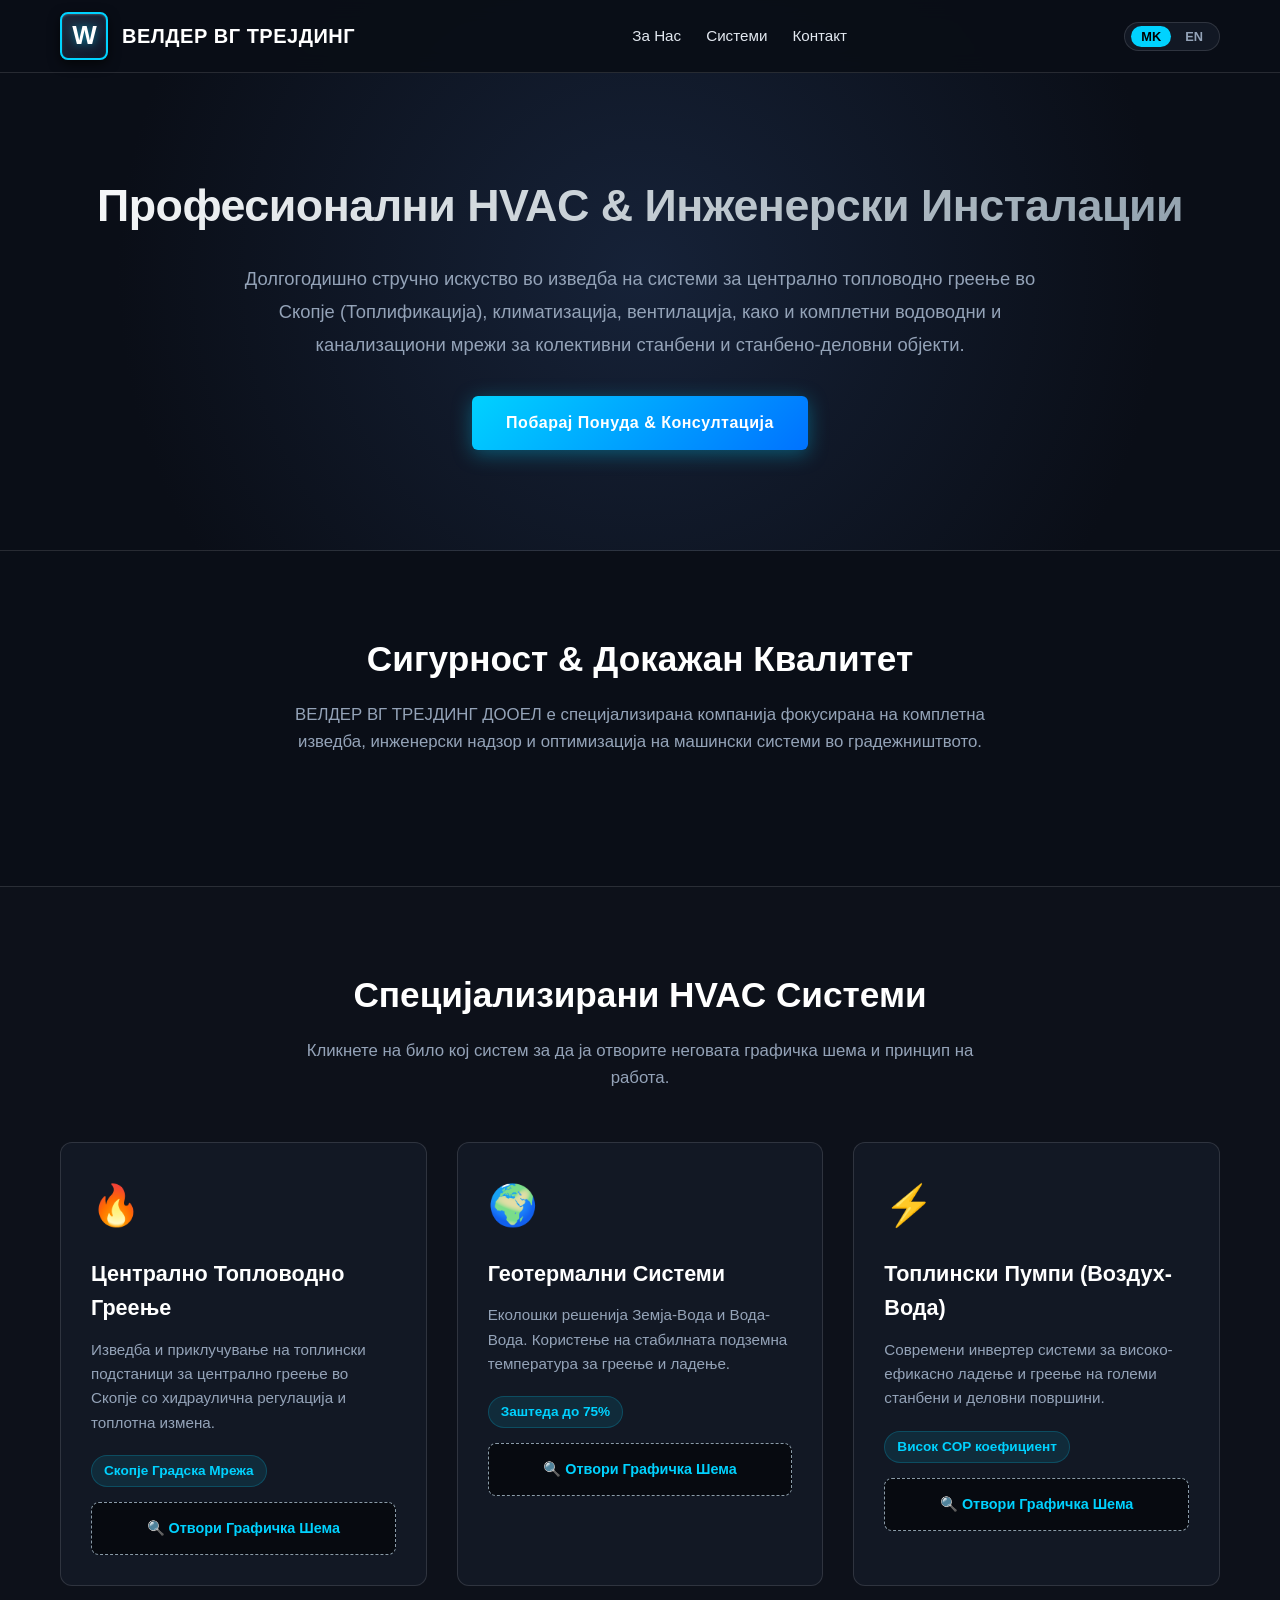
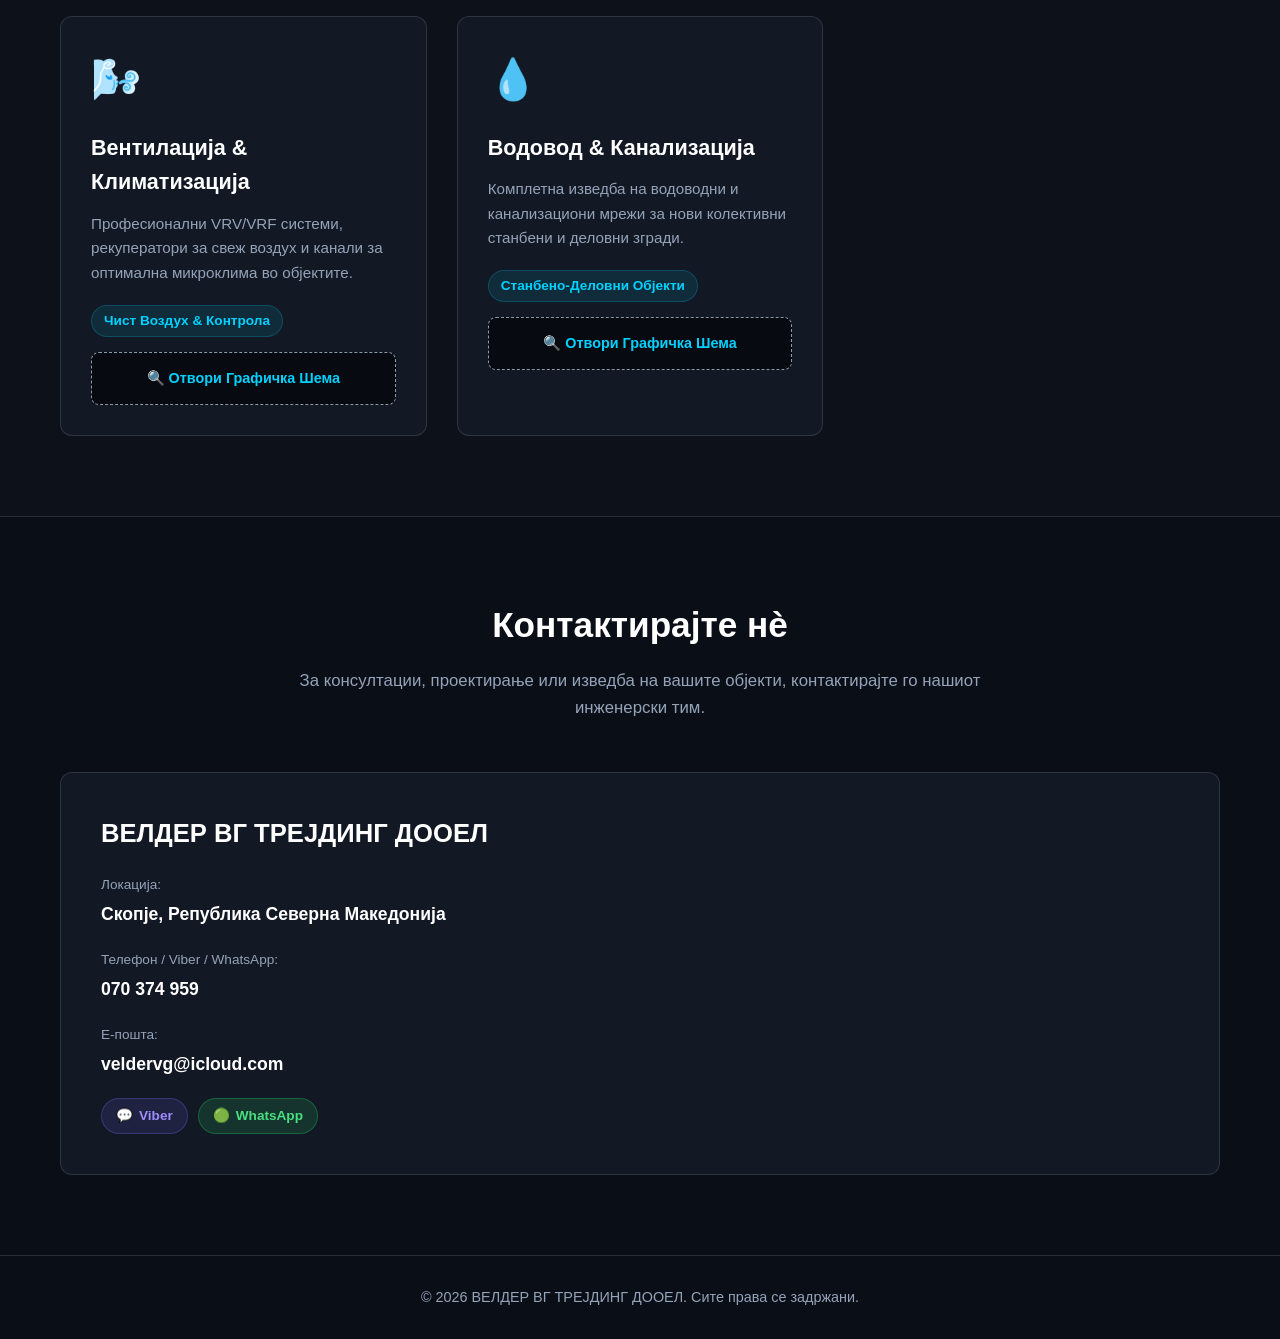
<file: Index.html>
<!DOCTYPE html>
<html lang="mk">
<head>
    <meta charset="UTF-8">
    <meta name="viewport" content="width=device-width, initial-scale=1.0">
    <title>ВЕЛДЕР ВГ ТРЕЈДИНГ | Централно Греење & Машински Инсталации</title>
    <style>
        :root {
            --bg-dark: #0a0e17;
            --bg-card: #121824;
            --accent-blue: #00d2ff;
            --accent-metal: #8a9ba8;
            --text-main: #e2e8f0;
            --text-muted: #94a3b8;
            --border-color: rgba(255, 255, 255, 0.12);
        }

        * {
            margin: 0;
            padding: 0;
            box-sizing: border-box;
            font-family: "Helvetica Neue", Helvetica, Arial, sans-serif;
        }

        html {
            scroll-behavior: smooth;
        }

        body {
            background-color: var(--bg-dark);
            color: var(--text-main);
            line-height: 1.6;
        }

        header {
            background: rgba(10, 14, 23, 0.95);
            backdrop-filter: blur(10px);
            position: fixed;
            width: 100%;
            top: 0;
            z-index: 1000;
            border-bottom: 1px solid var(--border-color);
        }

        .nav-container {
            max-width: 1200px;
            margin: 0 auto;
            display: flex;
            justify-content: space-between;
            align-items: center;
            padding: 12px 20px;
        }

        .logo-box {
            display: flex;
            align-items: center;
            gap: 14px;
            text-decoration: none;
            cursor: pointer;
        }

        .logo-icon {
            width: 48px;
            height: 48px;
            background: linear-gradient(145deg, #1e293b, #0f172a);
            border: 2px solid var(--accent-blue);
            border-radius: 8px;
            display: flex;
            align-items: center;
            justify-content: center;
            font-weight: 900;
            font-size: 26px;
            color: #ffffff;
            text-shadow: 0 0 10px rgba(0, 210, 255, 0.6);
            box-shadow: inset 0 1px 2px rgba(255, 255, 255, 0.2), 0 4px 12px rgba(0, 0, 0, 0.6);
            letter-spacing: -1px;
            flex-shrink: 0;
        }

        .logo-text {
            font-weight: 800;
            font-size: 1.25rem;
            letter-spacing: 0.5px;
            color: #fff;
            display: flex;
            align-items: center;
            margin: 0;
            line-height: 1;
            white-space: nowrap;
        }

        .nav-links {
            display: flex;
            gap: 25px;
            align-items: center;
            list-style: none;
        }

        .nav-links a {
            color: var(--text-main);
            text-decoration: none;
            font-size: 0.95rem;
            font-weight: 500;
            transition: color 0.3s;
        }

        .nav-links a:hover {
            color: var(--accent-blue);
        }

        .lang-switch {
            display: flex;
            gap: 4px;
            background: var(--bg-card);
            padding: 3px 6px;
            border-radius: 20px;
            border: 1px solid var(--border-color);
        }

        .lang-btn {
            background: none;
            border: none;
            color: var(--text-muted);
            padding: 3px 10px;
            cursor: pointer;
            font-weight: 700;
            font-size: 0.8rem;
            border-radius: 12px;
            transition: 0.3s;
        }

        .lang-btn.active {
            background: var(--accent-blue);
            color: #000;
        }

        .hero {
            padding: 170px 20px 100px;
            text-align: center;
            background: radial-gradient(circle at center, #162238 0%, var(--bg-dark) 75%);
            border-bottom: 1px solid var(--border-color);
        }

        .hero-title {
            font-size: 2.8rem;
            font-weight: 800;
            margin-bottom: 20px;
            background: linear-gradient(135deg, #ffffff 0%, var(--accent-metal) 100%);
            -webkit-background-clip: text;
            -webkit-text-fill-color: transparent;
            letter-spacing: -0.5px;
        }

        .hero-subtitle {
            font-size: 1.15rem;
            color: var(--text-muted);
            max-width: 850px;
            margin: 0 auto 35px;
            font-weight: 300;
            line-height: 1.8;
        }

        .btn-cta {
            display: inline-block;
            background: linear-gradient(135deg, #00d2ff 0%, #0072ff 100%);
            color: #fff;
            padding: 14px 34px;
            border-radius: 6px;
            text-decoration: none;
            font-weight: 700;
            letter-spacing: 0.5px;
            box-shadow: 0 4px 20px rgba(0, 210, 255, 0.35);
            transition: transform 0.2s, box-shadow 0.2s;
        }

        .btn-cta:hover {
            transform: translateY(-2px);
            box-shadow: 0 6px 25px rgba(0, 210, 255, 0.5);
        }

        .container {
            max-width: 1200px;
            margin: 0 auto;
            padding: 80px 20px;
        }

        .section-title {
            text-align: center;
            font-size: 2.2rem;
            margin-bottom: 15px;
            color: #fff;
            font-weight: 700;
        }

        .section-desc {
            text-align: center;
            color: var(--text-muted);
            margin-bottom: 50px;
            max-width: 720px;
            margin-left: auto;
            margin-right: auto;
            font-size: 1.05rem;
        }

        .cards-grid {
            display: grid;
            grid-template-columns: repeat(auto-fit, minmax(320px, 1fr));
            gap: 30px;
        }

        .card {
            background: var(--bg-card);
            border: 1px solid var(--border-color);
            border-radius: 12px;
            padding: 30px;
            transition: all 0.3s ease;
            cursor: pointer;
            position: relative;
        }

        .card:hover {
            border-color: var(--accent-blue);
            transform: translateY(-5px);
            box-shadow: 0 8px 25px rgba(0, 210, 255, 0.15);
        }

        .card-icon {
            font-size: 2.5rem;
            margin-bottom: 20px;
            display: block;
        }

        .card h3 {
            font-size: 1.35rem;
            margin-bottom: 12px;
            color: #fff;
            font-weight: 700;
        }

        .card p {
            color: var(--text-muted);
            font-size: 0.95rem;
            margin-bottom: 20px;
        }

        .badge {
            display: inline-block;
            background: rgba(0, 210, 255, 0.1);
            color: var(--accent-blue);
            padding: 4px 12px;
            border-radius: 20px;
            font-size: 0.85rem;
            font-weight: 600;
            border: 1px solid rgba(0, 210, 255, 0.2);
        }

        .schema-box {
            background: #070a10;
            border: 1px dashed var(--accent-metal);
            border-radius: 8px;
            padding: 14px;
            text-align: center;
            margin-top: 15px;
            color: var(--accent-blue);
            font-size: 0.9rem;
            font-weight: 600;
            transition: background 0.3s, border-color 0.3s;
        }

        .card:hover .schema-box {
            background: rgba(0, 210, 255, 0.08);
            border-color: var(--accent-blue);
        }

        .modal {
            display: none;
            position: fixed;
            top: 0;
            left: 0;
            width: 100%;
            height: 100%;
            background: rgba(0, 0, 0, 0.88);
            backdrop-filter: blur(8px);
            z-index: 2000;
            justify-content: center;
            align-items: center;
            padding: 20px;
        }

        .modal-content {
            background: var(--bg-card);
            border: 1px solid var(--accent-blue);
            border-radius: 12px;
            max-width: 700px;
            width: 100%;
            padding: 35px;
            position: relative;
            box-shadow: 0 10px 40px rgba(0, 210, 255, 0.25);
            max-height: 90vh;
            overflow-y: auto;
        }

        .close-modal {
            position: absolute;
            top: 15px;
            right: 20px;
            font-size: 1.8rem;
            color: var(--text-muted);
            cursor: pointer;
            transition: color 0.2s;
        }

        .close-modal:hover {
            color: #fff;
        }

        .modal-title {
            font-size: 1.7rem;
            color: #fff;
            margin-bottom: 12px;
            font-weight: 700;
        }

        .modal-body {
            color: var(--text-main);
            font-size: 0.98rem;
            margin-bottom: 20px;
            line-height: 1.6;
        }

        .svg-container {
            background: #060911;
            border: 1px solid var(--border-color);
            border-radius: 8px;
            padding: 20px;
            margin: 20px 0;
            display: flex;
            justify-content: center;
            align-items: center;
        }

        .svg-container svg {
            width: 100%;
            max-height: 220px;
        }

        .contact-box {
            background: var(--bg-card);
            border: 1px solid var(--border-color);
            border-radius: 12px;
            padding: 40px;
        }

        .contact-info h3 {
            font-size: 1.6rem;
            margin-bottom: 20px;
            color: #fff;
        }

        .contact-item {
            margin-bottom: 20px;
        }

        .contact-item label {
            display: block;
            font-size: 0.85rem;
            color: var(--text-muted);
            margin-bottom: 5px;
        }

        .contact-item a, .contact-item p {
            color: #fff;
            font-size: 1.1rem;
            text-decoration: none;
            font-weight: 600;
        }

        .social-btns {
            display: flex;
            gap: 10px;
            margin-top: 20px;
        }

        .btn-social {
            padding: 6px 14px;
            border-radius: 20px;
            text-decoration: none;
            font-weight: 600;
            font-size: 0.85rem;
            color: #fff;
            display: inline-flex;
            align-items: center;
            gap: 6px;
            transition: all 0.2s ease;
            border: 1px solid rgba(255, 255, 255, 0.1);
        }

        .viber {
            background: rgba(115, 96, 242, 0.15);
            color: #9d8dfd;
            border-color: rgba(115, 96, 242, 0.3);
        }

        .viber:hover {
            background: #7360f2;
            color: #fff;
            box-shadow: 0 0 12px rgba(115, 96, 242, 0.4);
        }

        .whatsapp {
            background: rgba(37, 211, 102, 0.15);
            color: #4ade80;
            border-color: rgba(37, 211, 102, 0.3);
        }

        .whatsapp:hover {
            background: #25d366;
            color: #fff;
            box-shadow: 0 0 12px rgba(37, 211, 102, 0.4);
        }

        footer {
            text-align: center;
            padding: 30px;
            border-top: 1px solid var(--border-color);
            color: var(--text-muted);
            font-size: 0.9rem;
        }

        @media (max-width: 768px) {
            .hero-title { font-size: 2.1rem; }
            .nav-links { display: none; }
        }
    </style>
</head>
<body id="top">

    <header>
        <div class="nav-container">
            <a href="#top" class="logo-box">
                <div class="logo-icon">W</div>
                <span class="logo-text">ВЕЛДЕР ВГ ТРЕЈДИНГ</span>
            </a>
            <ul class="nav-links">
                <li><a href="#about" data-i18n="nav-about">За Нас</a></li>
                <li><a href="#systems" data-i18n="nav-systems">Системи</a></li>
                <li><a href="#contact" data-i18n="nav-contact">Контакт</a></li>
            </ul>
            <div class="lang-switch">
                <button class="lang-btn active" id="btn-mk">MK</button>
                <button class="lang-btn" id="btn-en">EN</button>
            </div>
        </div>
    </header>

    <section class="hero">
        <h1 class="hero-title" data-i18n="hero-title">Професионални HVAC & Инженерски Инсталации</h1>
        <p class="hero-subtitle" data-i18n="hero-subtitle">
            Долгогодишно стручно искуство во изведба на системи за централно топловодно греење во Скопје (Топлификација), климатизација, вентилација, како и комплетни водоводни и канализациони мрежи за колективни станбени и станбено-деловни објекти.
        </p>
        <a href="#contact" class="btn-cta" data-i18n="btn-cta">Побарај Понуда & Консултација</a>
    </section>

    <section id="about" class="container">
        <h2 class="section-title" data-i18n="about-title">Сигурност & Докажан Квалитет</h2>
        <p class="section-desc" data-i18n="about-desc">ВЕЛДЕР ВГ ТРЕЈДИНГ ДООЕЛ е специјализирана компанија фокусирана на комплетна изведба, инженерски надзор и оптимизација на машински системи во градежништвото.</p>
    </section>

    <section id="systems" style="background: rgba(255,255,255,0.01); border-top: 1px solid var(--border-color); border-bottom: 1px solid var(--border-color);">
        <div class="container">
            <h2 class="section-title" data-i18n="systems-title">Специјализирани HVAC Системи</h2>
            <p class="section-desc" data-i18n="systems-desc">Кликнете на било кој систем за да ја отворите неговата графичка шема и принцип на работа.</p>

            <div class="cards-grid">
                <div class="card" onclick="openSchema('toplifikacija')">
                    <span class="card-icon">🔥</span>
                    <h3 data-i18n="sys1-title">Централно Топловодно Греење</h3>
                    <p data-i18n="sys1-desc">Изведба и приклучување на топлински подстаници за централно греење во Скопје со хидраулична регулација и топлотна измена.</p>
                    <span class="badge" data-i18n="sys1-badge">Скопје Градска Мрежа</span>
                    <div class="schema-box" data-i18n="schema-btn">🔍 Отвори Графичка Шема</div>
                </div>

                <div class="card" onclick="openSchema('geothermal')">
                    <span class="card-icon">🌍</span>
                    <h3 data-i18n="sys2-title">Геотермални Системи</h3>
                    <p data-i18n="sys2-desc">Еколошки решенија Земја-Вода и Вода-Вода. Користење на стабилната подземна температура за греење и ладење.</p>
                    <span class="badge" data-i18n="sys2-badge">Заштеда до 75%</span>
                    <div class="schema-box" data-i18n="schema-btn">🔍 Отвори Графичка Шема</div>
                </div>

                <div class="card" onclick="openSchema('heatpumps')">
                    <span class="card-icon">⚡</span>
                    <h3 data-i18n="sys3-title">Топлински Пумпи (Воздух-Вода)</h3>
                    <p data-i18n="sys3-desc">Современи инвертер системи за високо-ефикасно ладење и греење на големи станбени и деловни површини.</p>
                    <span class="badge" data-i18n="sys3-badge">Висок COP коефициент</span>
                    <div class="schema-box" data-i18n="schema-btn">🔍 Отвори Графичка Шема</div>
                </div>

                <div class="card" onclick="openSchema('ventilation')">
                    <span class="card-icon">🌬️</span>
                    <h3 data-i18n="sys4-title">Вентилација & Климатизација</h3>
                    <p data-i18n="sys4-desc">Професионални VRV/VRF системи, рекуператори за свеж воздух и канали за оптимална микроклима во објектите.</p>
                    <span class="badge" data-i18n="sys4-badge">Чист Воздух & Контрола</span>
                    <div class="schema-box" data-i18n="schema-btn">🔍 Отвори Графичка Шема</div>
                </div>

                <div class="card" onclick="openSchema('plumbing')">
                    <span class="card-icon">💧</span>
                    <h3 data-i18n="sys5-title">Водовод & Канализација</h3>
                    <p data-i18n="sys5-desc">Комплетна изведба на водоводни и канализациони мрежи за нови колективни станбени и деловни згради.</p>
                    <span class="badge" data-i18n="sys5-badge">Станбено-Деловни Објекти</span>
                    <div class="schema-box" data-i18n="schema-btn">🔍 Отвори Графичка Шема</div>
                </div>
            </div>
        </div>
    </section>

    <div id="schemaModal" class="modal">
        <div class="modal-content">
            <span class="close-modal" onclick="closeSchema()">&times;</span>
            <h3 id="modalTitle" class="modal-title">Техничка Шема</h3>
            <div id="modalBody" class="modal-body">Опис...</div>
            
            <div id="svgContainer" class="svg-container"></div>

            <a href="#contact" class="btn-cta" onclick="closeSchema()" style="width: 100%; text-align: center; box-sizing: border-box; margin-top: 10px;" data-i18n="modal-cta">Побарај Понуда за Овој Систем</a>
        </div>
    </div>

    <section id="contact" class="container">
        <h2 class="section-title" data-i18n="contact-title">Контактирајте нè</h2>
        <p class="section-desc" data-i18n="contact-desc">За консултации, проектирање или изведба на вашите објекти, контактирајте го нашиот инженерски тим.</p>

        <div class="contact-box">
            <div class="contact-info">
                <h3 data-i18n="company-name">ВЕЛДЕР ВГ ТРЕЈДИНГ ДООЕЛ</h3>
                
                <div class="contact-item">
                    <label data-i18n="lbl-location">Локација:</label>
                    <p data-i18n="val-location">Скопје, Република Северна Македонија</p>
                </div>

                <div class="contact-item">
                    <label data-i18n="lbl-phone">Телефон / Viber / WhatsApp:</label>
                    <p><a href="tel:+38970374959" id="phone-display">070 374 959</a></p>
                </div>

                <div class="contact-item">
                    <label data-i18n="lbl-email">Е-пошта:</label>
                    <p><a href="mailto:veldervg@icloud.com">veldervg@icloud.com</a></p>
                </div>

                <div class="social-btns">
                    <a href="viber://chat?number=%2B38970374959" class="btn-social viber">
                        <span>💬</span> Viber
                    </a>
                    <a href="https://wa.me/38970374959" class="btn-social whatsapp">
                        <span>🟢</span> WhatsApp
                    </a>
                </div>
            </div>
        </div>
    </section>

    <footer>
        <p data-i18n="footer">&copy; 2026 ВЕЛДЕР ВГ ТРЕЈДИНГ ДООЕЛ. Сите права се задржани.</p>
    </footer>

    <script>
        const i18n = {
            mk: {
                "nav-about": "За Нас",
                "nav-systems": "Системи",
                "nav-contact": "Контакт",
                "hero-title": "Професионални HVAC & Инженерски Инсталации",
                "hero-subtitle": "Долгогодишно стручно искуство во изведба на системи за централно топловодно греење во Скопје (Топлификација), климатизација, вентилација, како и комплетни водоводни и канализациони мрежи за колективни станбени и станбено-деловни објекти.",
                "btn-cta": "Побарај Понуда & Консултација",
                "about-title": "Сигурност & Докажан Квалитет",
                "about-desc": "ВЕЛДЕР ВГ ТРЕЈДИНГ ДООЕЛ е специјализирана компанија фокусирана на комплетна изведба, инженерски надзор и оптимизација на машински системи во градежништвото.",
                "systems-title": "Специјализирани HVAC Системи",
                "systems-desc": "Кликнете на било кој систем за да ја отворите неговата графичка шема и принцип на работа.",
                "sys1-title": "Централно Топловодно Греење",
                "sys1-desc": "Изведба и приклучување на топлински подстаници за централно греење во Скопје со хидраулична регулација и топлотна измена.",
                "sys1-badge": "Скопје Градска Мрежа",
                "sys2-title": "Геотермални Системи",
                "sys2-desc": "Еколошки решенија Земја-Вода и Вода-Вода. Користење на стабилната подземна температура за греење и ладење.",
                "sys2-badge": "Заштеда до 75%",
                "sys3-title": "Топлински Пумпи (Воздух-Вода)",
                "sys3-desc": "Современи инвертер системи за високо-ефикасно ладење и греење на големи станбени и деловни површини.",
                "sys3-badge": "Висок COP коефициент",
                "sys4-title": "Вентилација & Климатизација",
                "sys4-desc": "Професионални VRV/VRF системи, рекуператори за свеж воздух и канали за оптимална микроклима во објектите.",
                "sys4-badge": "Чист Воздух & Контрола",
                "sys5-title": "Водовод & Канализација",
                "sys5-desc": "Комплетна изведба на водоводни и канализациони мрежи за нови колективни станбени и деловни згради.",
                "sys5-badge": "Станбено-Деловни Објекти",
                "schema-btn": "🔍 Отвори Графичка Шема",
                "contact-title": "Контактирајте нè",
                "contact-desc": "За консултации, проектирање или изведба на вашите објекти, контактирајте го нашиот инженерски тим.",
                "lbl-location": "Локација:",
                "val-location": "Скопје, Република Северна Македонија",
                "lbl-phone": "Телефон / Viber / WhatsApp:",
                "phone-num": "070 374 959",
                "lbl-email": "Е-пошта:",
                "modal-cta": "Побарај Понуда за Овој Систем",
                "company-name": "ВЕЛДЕР ВГ ТРЕЈДИНГ ДООЕЛ",
                "footer": "© 2026 ВЕЛДЕР ВГ ТРЕЈДИНГ ДООЕЛ. Сите права се задржани."
            },
            en: {
                "nav-about": "About Us",
                "nav-systems": "Systems",
                "nav-contact": "Contact",
                "hero-title": "Professional HVAC & Engineering Installations",
                "hero-subtitle": "Decades of professional expertise in central district heating installations in Skopje, HVAC systems, mechanical ventilation, and complete plumbing networks for residential and commercial buildings.",
                "btn-cta": "Request Quote & Consultation",
                "about-title": "Reliability & Proven Quality",
                "about-desc": "VELDER VG TRADING LLC is a specialized company focused on complete execution, engineering supervision, and optimization of mechanical building systems.",
                "systems-title": "Specialized HVAC Systems",
                "systems-desc": "Click on any system card to view its graphic schematic and working principles.",
                "sys1-title": "Central District Heating",
                "sys1-desc": "Installation and connection of district heating substations in Skopje with advanced hydraulic regulation and heat exchange.",
                "sys1-badge": "Skopje District Network",
                "sys2-title": "Geothermal Systems",
                "sys2-desc": "Eco-friendly Ground-to-Water and Water-to-Water solutions utilizing stable ground temperatures for heating and cooling.",
                "sys2-badge": "Up to 75% Energy Savings",
                "sys3-title": "Heat Pumps (Air-to-Water)",
                "sys3-desc": "Modern inverter systems for high-efficiency cooling and heating in residential and commercial premises.",
                "sys3-badge": "High COP Performance",
                "sys4-title": "Ventilation & Air Conditioning",
                "sys4-desc": "Professional VRV/VRF systems, heat recovery ventilation (HRV), and ducting for optimal indoor air quality.",
                "sys4-badge": "Fresh Air & Climate Control",
                "sys5-title": "Plumbing & Drainage",
                "sys5-desc": "Full execution of water supply networks and drainage systems for multi-story residential and commercial complexes.",
                "sys5-badge": "Residential & Commercial",
                "schema-btn": "🔍 View Schematic Diagram",
                "contact-title": "Contact Us",
                "contact-desc": "For consultation, engineering design, or project execution, contact our professional team.",
                "lbl-location": "Location:",
                "val-location": "Skopje, Republic of North Macedonia",
                "lbl-phone": "Phone / Viber / WhatsApp:",
                "phone-num": "+389 70 374 959",
                "lbl-email": "E-mail:",
                "modal-cta": "Request Proposal for This System",
                "company-name": "VELDER VG TRADING LLC",
                "footer": "© 2026 VELDER VG TRADING LLC. All rights reserved."
            }
        };

        function setLanguage(lang) {
            document.querySelectorAll('[data-i18n]').forEach(el => {
                const key = el.getAttribute('data-i18n');
                if (i18n[lang][key]) {
                    el.innerText = i18n[lang][key];
                }
            });

            document.getElementById('phone-display').innerText = i18n[lang]['phone-num'];

            if (lang === 'mk') {
                document.getElementById('btn-mk').classList.add('active');
                document.getElementById('btn-en').classList.remove('active');
            } else {
                document.getElementById('btn-en').classList.add('active');
                document.getElementById('btn-mk').classList.remove('active');
            }
        }

        document.getElementById('btn-mk').addEventListener('click', function() {
            setLanguage('mk');
        });

        document.getElementById('btn-en').addEventListener('click', function() {
            setLanguage('en');
        });

        const schemas = {
            toplifikacija: {
                title: "🔥 Шема на Подстаница за Централно Топловодно Греење",
                desc: "Примарен топловоден круг поврзан на централниот систем во Скопје со плочест изменувач на топлина, диференцијален регулатор на притисок и циркулациони пумпи за опремување колективни згради.",
                svg: `<svg viewBox="0 0 500 200" xmlns="http://www.w3.org/2000/svg">
                    <rect x="180" y="50" width="140" height="100" rx="8" fill="#121e36" stroke="#00d2ff" stroke-width="2"/>
                    <text x="250" y="95" fill="#fff" font-size="12" text-anchor="middle" font-weight="bold">ПЛОЧЕСТ</text>
                    <text x="250" y="115" fill="#00d2ff" font-size="11" text-anchor="middle">ИЗМЕНУВАЧ</text>
                    <path d="M 20 70 L 180 70" stroke="#ff4d4d" stroke-width="6" fill="none"/>
                    <path d="M 180 130 L 20 130" stroke="#0072ff" stroke-width="6" fill="none"/>
                    <text x="90" y="60" fill="#ff4d4d" font-size="10" font-weight="bold">Влез: Градска Мрежа (90°C)</text>
                    <text x="90" y="150" fill="#0072ff" font-size="10" font-weight="bold">Поврат кон Топлификација</text>
                    <path d="M 320 70 L 480 70" stroke="#ff8c00" stroke-width="6" fill="none"/>
                    <path d="M 480 130 L 320 130" stroke="#00d2ff" stroke-width="6" fill="none"/>
                    <circle cx="400" cy="70" r="16" fill="#00d2ff" stroke="#fff" stroke-width="2"/>
                    <text x="400" y="74" fill="#000" font-size="10" text-anchor="middle" font-weight="bold">M</text>
                    <text x="400" y="50" fill="#fff" font-size="10">Циркулациона Пумпа</text>
                </svg>`
            },
            geothermal: {
                title: "🌍 Шема на Геотермален Систем (Вода-Вода)",
                desc: "Експлоатација на константната подземна температура од 14°C преку двоен систем бушотини (црпен и повратен бунар) поврзан со топлотна пумпа за максимална заштеда.",
                svg: `<svg viewBox="0 0 500 200" xmlns="http://www.w3.org/2000/svg">
                    <rect x="40" y="100" width="30" height="90" fill="#1e293b" stroke="#8a9ba8" stroke-width="2"/>
                    <rect x="430" y="100" width="30" height="90" fill="#1e293b" stroke="#8a9ba8" stroke-width="2"/>
                    <text x="55" y="195" fill="#00d2ff" font-size="9" text-anchor="middle">Црпен</text>
                    <text x="445" y="195" fill="#8a9ba8" font-size="9" text-anchor="middle">Повратен</text>
                    <rect x="180" y="30" width="140" height="80" rx="6" fill="#121e36" stroke="#00d2ff" stroke-width="2"/>
                    <text x="250" y="75" fill="#fff" font-size="12" text-anchor="middle" font-weight="bold">ТОПЛОТНА ПУМПА</text>
                    <path d="M 55 100 L 55 70 L 180 70" stroke="#00d2ff" stroke-width="4" fill="none"/>
                    <path d="M 320 70 L 445 70 L 445 100" stroke="#8a9ba8" stroke-width="4" fill="none"/>
                </svg>`
            },
            heatpumps: {
                title: "⚡ Шема на Воздух-Вода Топлинска Пумпа",
                desc: "Надворешна инвертер единица која ја користи енергијата од надворешниот воздух за греење на подни инсталации, фенкојлери и топла санитарна вода.",
                svg: `<svg viewBox="0 0 500 200" xmlns="http://www.w3.org/2000/svg">
                    <rect x="40" y="50" width="100" height="100" rx="8" fill="#1e293b" stroke="#00d2ff" stroke-width="2"/>
                    <circle cx="90" cy="100" r="30" fill="none" stroke="#8a9ba8" stroke-width="3"/>
                    <text x="90" y="104" fill="#00d2ff" font-size="11" text-anchor="middle" font-weight="bold">ВЕНТИЛАТОР</text>
                    <rect x="280" y="50" width="160" height="100" rx="8" fill="#121e36" stroke="#ff8c00" stroke-width="2"/>
                    <text x="360" y="95" fill="#fff" font-size="11" text-anchor="middle" font-weight="bold">БУФЕР РЕЗЕРВОАР</text>
                    <text x="360" y="115" fill="#ff8c00" font-size="10" text-anchor="middle">& Подно Греење</text>
                    <path d="M 140 80 L 280 80" stroke="#ff4d4d" stroke-width="5" fill="none"/>
                    <path d="M 280 120 L 140 120" stroke="#0072ff" stroke-width="5" fill="none"/>
                </svg>`
            },
            ventilation: {
                title: "🌬️ Шема на Рекуперативна Вентилација & VRV",
                desc: "Систем со високоефикасен рекуператор кој ја задржува топлината од отпадниот воздух и обезбедува постојан свеж воздух за објектот.",
                svg: `<svg viewBox="0 0 500 200" xmlns="http://www.w3.org/2000/svg">
                    <rect x="170" y="40" width="160" height="120" rx="8" fill="#121e36" stroke="#00d2ff" stroke-width="2"/>
                    <text x="250" y="95" fill="#fff" font-size="12" text-anchor="middle" font-weight="bold">РЕКУПЕРАТОР</text>
                    <text x="250" y="115" fill="#00d2ff" font-size="10" text-anchor="middle">Заштеда до 85%</text>
                    <path d="M 20 60 L 170 60" stroke="#00d2ff" stroke-width="4" fill="none"/>
                    <path d="M 330 60 L 480 60" stroke="#25d366" stroke-width="4" fill="none"/>
                    <text x="95" y="50" fill="#00d2ff" font-size="9">Свеж Воздух</text>
                    <text x="405" y="50" fill="#25d366" font-size="9">Кон Простории</text>
                </svg>`
            },
            plumbing: {
                title: "💧 Шема на ВиК & Хидрантска Мрежа",
                desc: "Затворени дистрибутивни мрежи за питка вода, засилувачки пумпни станици за притисок на повисоки катови и хидрантски системи за пожарна заштита.",
                svg: `<svg viewBox="0 0 500 200" xmlns="http://www.w3.org/2000/svg">
                    <path d="M 40 160 L 160 160 L 160 40 L 460 40" stroke="#00d2ff" stroke-width="6" fill="none"/>
                    <circle cx="160" cy="120" r="18" fill="#0072ff" stroke="#fff" stroke-width="2"/>
                    <text x="160" y="124" fill="#fff" font-size="10" text-anchor="middle" font-weight="bold">P</text>
                    <text x="240" y="110" fill="#8a9ba8" font-size="10">Хидрофор за притисок</text>
                    <path d="M 300 40 L 300 160" stroke="#ff4d4d" stroke-width="4" fill="none"/>
                    <text x="310" y="140" fill="#ff4d4d" font-size="10" font-weight="bold">Хидрантска Мрежа</text>
                </svg>`
            }
        };

        function openSchema(type) {
            const data = schemas[type];
            if(data) {
                document.getElementById('modalTitle').innerText = data.title;
                document.getElementById('modalBody').innerText = data.desc;
                document.getElementById('svgContainer').innerHTML = data.svg;
                document.getElementById('schemaModal').style.display = 'flex';
            }
        }

        function closeSchema() {
            document.getElementById('schemaModal').style.display = 'none';
        }

        window.onclick = function(event) {
            const modal = document.getElementById('schemaModal');
            if (event.target == modal) {
                modal.style.display = 'none';
            }
        }
    </script>
</body>
</html>
</file>
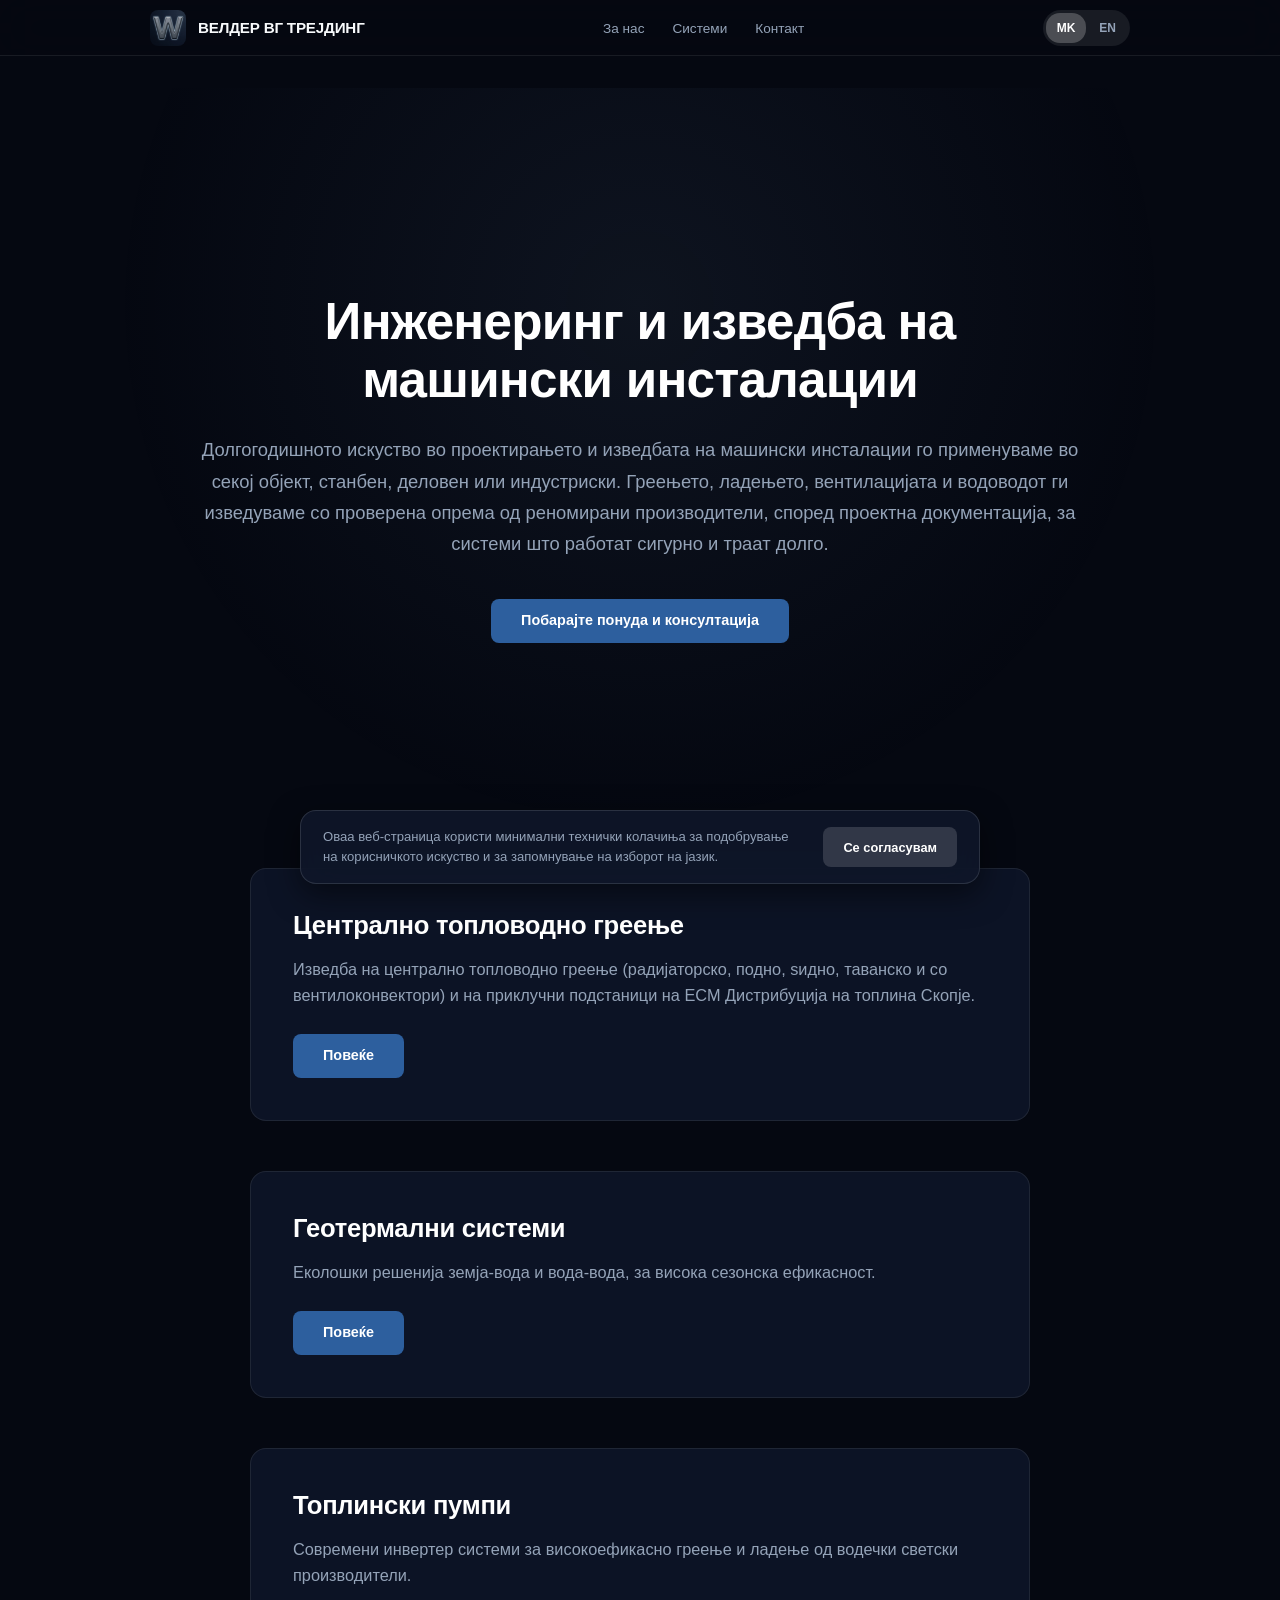
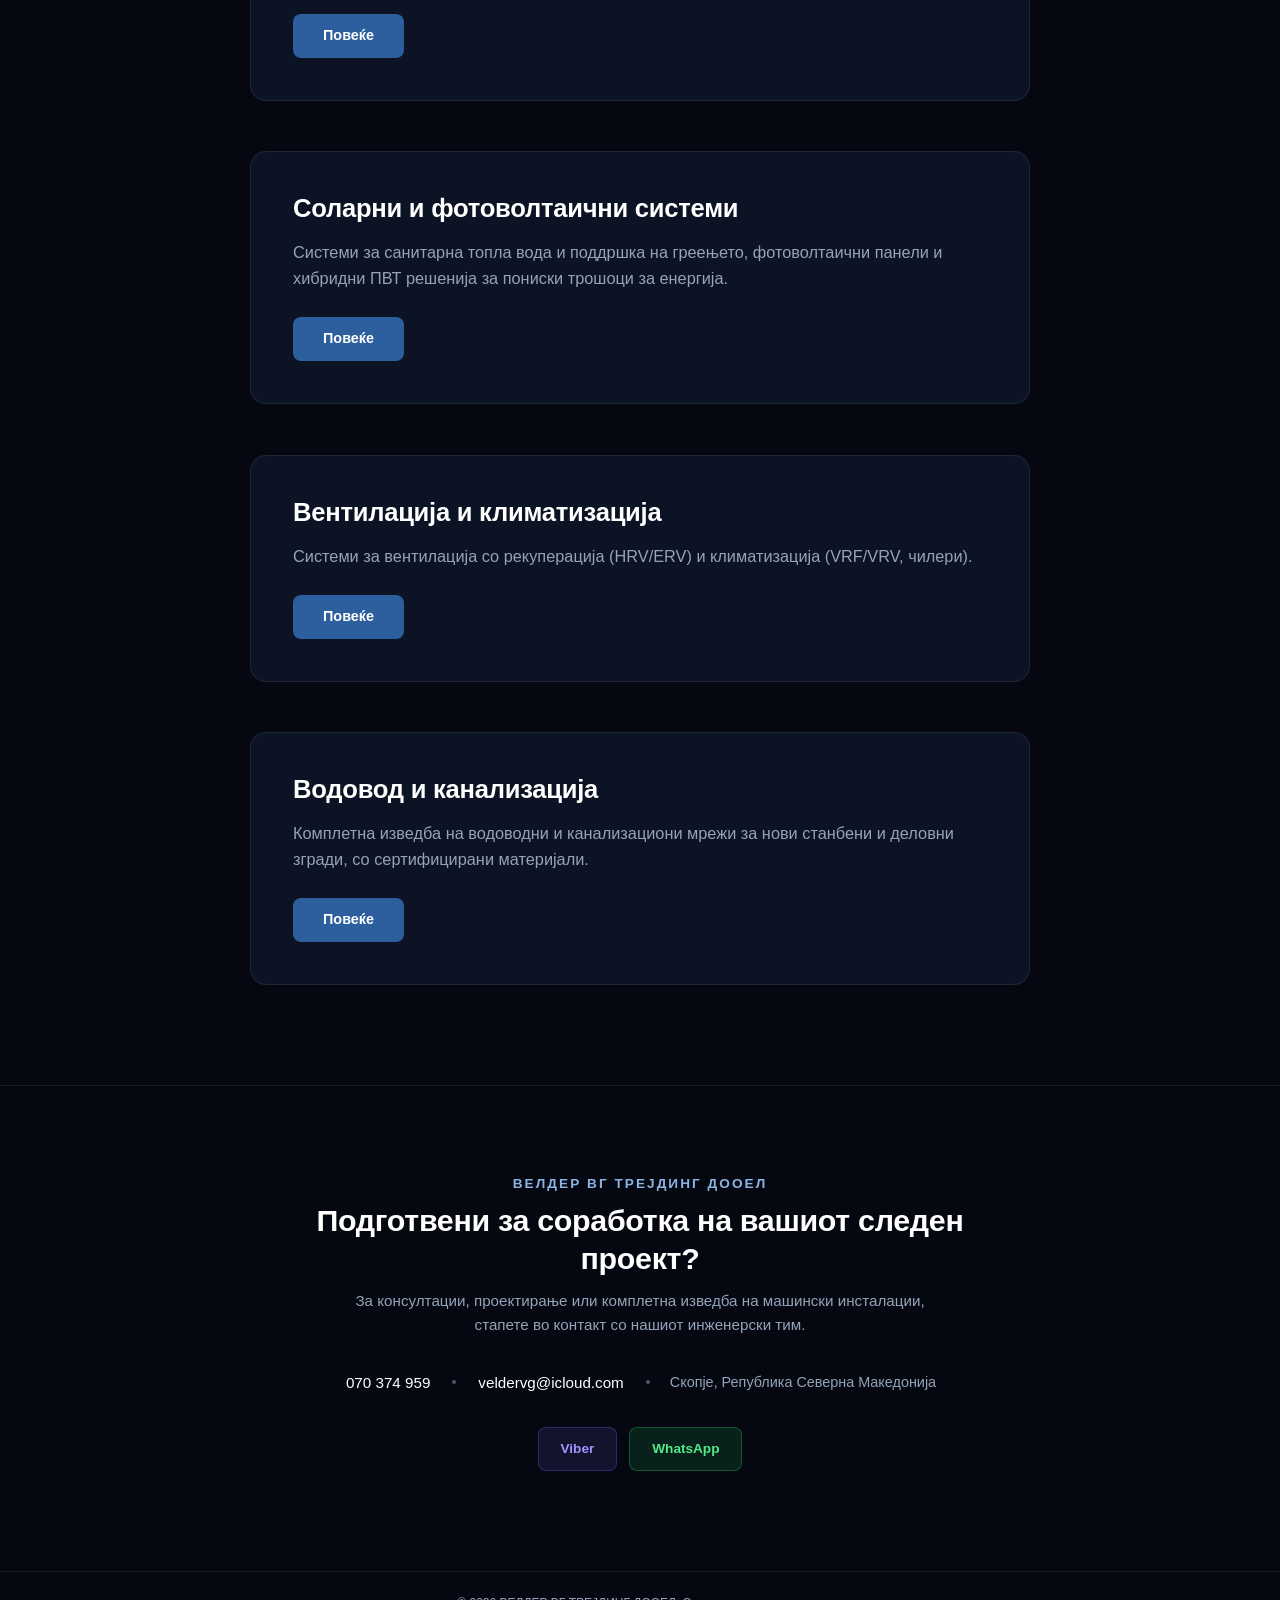
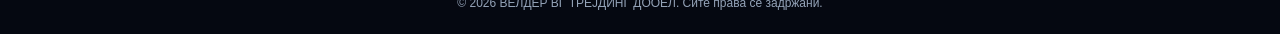
<file: index.html>
<!DOCTYPE html>
<html lang="mk">
<head>
<meta charset="UTF-8">
<meta name="viewport" content="width=device-width, initial-scale=1, viewport-fit=cover">
<meta name="theme-color" content="#050811">
<meta name="color-scheme" content="dark">
<meta name="description" content="Централно топловодно греење, геотермални системи и топлински пумпи, климатизација, вентилација, соларни системи, фотоволтаици и ВиК инсталации во Скопје.">
<meta property="og:title" content="ВЕЛДЕР ВГ ТРЕЈДИНГ | Централно греење и машински инсталации">
<meta property="og:description" content="Инженеринг и изведба на машински инсталации: греење, ладење, вентилација, соларни системи и ВиК.">
<meta property="og:type" content="website">
<link rel="icon" type="image/png" href="[data-uri]">
<title>ВЕЛДЕР ВГ ТРЕЈДИНГ | Централно греење и машински инсталации</title>
<style>
:root{
  --bg-dark:#050811;--bg-card:rgba(15,23,42,.65);--accent-blue:#8db3e2;--accent-glow:transparent;--btn:#2d5f9e;--btn-hover:#3a72b8;
  --text-main:#f8fafc;--text-muted:#94a3b8;--border-color:rgba(255,255,255,.08);--nav-height:56px;
  --safe-top:env(safe-area-inset-top,0px);--safe-bottom:env(safe-area-inset-bottom,0px);
  --hh:calc(var(--nav-height) + var(--safe-top));
}
*{margin:0;padding:0;box-sizing:border-box;font-family:"Helvetica Neue",Helvetica,Arial,sans-serif;-webkit-font-smoothing:antialiased}
html{scroll-behavior:smooth;background:var(--bg-dark);color:var(--text-main);-webkit-text-size-adjust:100%;text-size-adjust:100%}
body{overflow-x:hidden;padding-left:env(safe-area-inset-left,0px);padding-right:env(safe-area-inset-right,0px);-webkit-tap-highlight-color:transparent}
a,button{touch-action:manipulation}
:focus-visible{outline:2px solid var(--accent-blue);outline-offset:3px;border-radius:6px}
[id]{scroll-margin-top:calc(var(--hh) + 16px)}

/* NAV */
header{background:rgba(5,8,17,.8);-webkit-backdrop-filter:blur(20px);backdrop-filter:blur(20px);position:fixed;width:100%;top:0;left:0;z-index:1000;border-bottom:1px solid var(--border-color);height:var(--hh);padding-top:var(--safe-top)}
.nav-container{max-width:1024px;height:100%;margin:0 auto;display:flex;justify-content:space-between;align-items:center;padding:0 22px;gap:12px}
.logo-box{display:flex;align-items:center;gap:12px;text-decoration:none;min-width:0}
.logo-icon{flex:none;width:36px;height:36px;border-radius:8px;display:block}
.logo-text{font-weight:700;font-size:.95rem;letter-spacing:-.2px;color:#f8fafc;white-space:nowrap;overflow:hidden;text-overflow:ellipsis}
.nav-links{display:flex;gap:28px;align-items:center;list-style:none}
.nav-links a{color:var(--text-muted);text-decoration:none;font-size:.85rem;transition:color .3s}
.nav-links a:hover{color:#fff}
.lang-switch{display:flex;gap:2px;background:rgba(255,255,255,.08);padding:3px;border-radius:20px;flex:none}
.lang-btn{background:none;border:none;color:var(--text-muted);padding:4px 11px;min-height:30px;cursor:pointer;font-weight:600;font-size:.75rem;border-radius:14px;transition:all .3s}
.lang-btn.active{background:rgba(255,255,255,.22);color:#fff}
.menu-btn{display:none;flex-direction:column;justify-content:center;gap:6px;background:none;border:0;width:44px;height:44px;padding:0 12px;cursor:pointer;flex:none}
.menu-btn span{height:2px;background:#fff;border-radius:2px;transition:transform .3s}
.menu-btn.open span:first-child{transform:translateY(4px) rotate(45deg)}
.menu-btn.open span:last-child{transform:translateY(-4px) rotate(-45deg)}

/* VIEWS — флуид scroll-like транзиција (Apple-style) при смена на подстраница */
.view-section{display:none;min-height:100vh;min-height:100svh;padding-top:calc(var(--hh) + 32px);position:relative;opacity:0;transform:translateY(46px);transition:opacity .75s cubic-bezier(.16,1,.3,1),transform .75s cubic-bezier(.16,1,.3,1)}
.view-section.active-view{display:block}
.view-section.active-view.view-in{opacity:1;transform:none}

/* HERO */
.hero{min-height:80vh;min-height:80svh;display:flex;flex-direction:column;justify-content:center;align-items:center;text-align:center;padding:110px 20px 70px;background:radial-gradient(circle at 50% 30%,rgba(141,179,226,.07) 0%,transparent 65%)}
.hero-title{font-size:clamp(1.9rem,4.6vw,3.2rem);font-weight:700;line-height:1.15;letter-spacing:-.015em;max-width:860px;margin-bottom:24px;color:#fff;overflow-wrap:break-word}
.hero-subtitle{font-size:clamp(.95rem,1.6vw,1.15rem);color:var(--text-muted);max-width:880px;margin-bottom:40px;font-weight:300;line-height:1.7}
.btn-cta{display:inline-block;background:var(--btn);color:#fff;padding:13px 30px;min-height:44px;border-radius:8px;text-decoration:none;font-weight:600;font-size:.9rem;text-align:center;transition:background .25s;border:none;cursor:pointer}
.btn-cta:hover{background:var(--btn-hover)}

/* SYSTEM CARDS */
.systems-wrapper{max-width:820px;margin:0 auto;padding:60px 20px 100px;display:flex;flex-direction:column;gap:50px}
.system-card{position:relative;display:block;color:inherit;text-decoration:none;background:rgba(15,23,42,.82);border:1px solid var(--border-color);border-radius:16px;padding:42px}
.system-card:focus-visible{border-color:var(--accent-blue)}
.card-header-flex{display:flex;align-items:center;margin-bottom:16px}
.system-card h3{font-size:1.6rem;font-weight:700;letter-spacing:-.01em;color:#fff}
.system-card p{font-size:1.02rem;color:var(--text-muted);line-height:1.6;margin-bottom:26px;font-weight:300}

/* SUBPAGES */
.page-container{max-width:820px;margin:0 auto;padding:40px 20px 100px;position:relative;z-index:2}
.back-nav{display:inline-flex;align-items:center;gap:8px;color:var(--accent-blue);text-decoration:none;font-size:.9rem;font-weight:600;margin-bottom:30px;min-height:44px;transition:opacity .2s}
.back-nav:hover{opacity:.8}
.page-title{font-size:clamp(1.8rem,4.2vw,3rem);font-weight:700;color:#fff;margin-bottom:35px;letter-spacing:-.015em;line-height:1.15;overflow-wrap:break-word}

.page-text-content{
  color:#f1f5f9;
  font-size:clamp(1.02rem,1.5vw,1.12rem);
  line-height:1.85;
  font-weight:300;
}
.page-text-content p{margin-bottom:24px;color:#e2e8f0}
.page-text-content h2{font-size:1.15rem;font-weight:600;color:var(--accent-blue);letter-spacing:.02em;margin-top:36px;margin-bottom:16px}
.page-text-content strong{color:#fff;font-weight:600}
.page-text-content ul{list-style:none;margin-bottom:32px;display:flex;flex-direction:column;gap:16px}
.page-text-content li{position:relative;padding-left:22px;color:var(--text-muted)}
.page-text-content li::before{content:"";position:absolute;left:0;top:10px;width:6px;height:6px;border-radius:50%;background:var(--accent-blue)}
.page-text-content li strong{color:#f8fafc}

.page-cta-box{margin-top:50px;padding-top:30px;border-top:1px solid var(--border-color);display:flex;justify-content:space-between;align-items:center;flex-wrap:wrap;gap:20px}
.page-cta-box span{color:var(--text-muted);font-weight:300;font-size:1.02rem}

/* PAGE IMAGES — наредени една под друга, поголема резолуција на приказ */
.media-card{position:relative;margin:40px 0;border-radius:14px;background:rgba(255,255,255,.03);border:1px solid var(--border-color)}
.media-card img{display:block;width:100%;max-height:640px;object-fit:contain;border-radius:13px 13px 0 0}
.media-card img:last-child{border-radius:13px}
.media-card figcaption{display:flex;align-items:center;justify-content:space-between;gap:12px 18px;flex-wrap:wrap;padding:14px 20px;border-top:1px solid var(--border-color);background:rgba(5,8,17,.6);border-radius:0 0 13px 13px}
.mc-title{font-size:1.05rem;font-weight:600;letter-spacing:-.005em;color:#fff}
.mc-more{display:inline-flex;align-items:center;justify-content:center;gap:6px;min-height:40px;padding:8px 22px;border-radius:8px;background:var(--btn);color:#fff;text-decoration:none;font-weight:600;font-size:.85rem;transition:background .25s}
.mc-more::after{content:"\2192";transition:transform .3s}
.mc-more:hover{background:var(--btn-hover)}
.mc-more:hover::after{transform:translateX(3px)}
.ref-link{display:block;border-radius:inherit}
.page-text-content p.ref-meta{font-size:.95rem;color:var(--text-muted);margin-top:-8px}
.page-text-content h3.ref-name{font-size:1.2rem;font-weight:600;color:#fff;margin:48px 0 10px}
.page-gallery{display:flex;flex-direction:column;gap:56px;margin:40px 0}
.page-gallery .media-card{margin:0}

/* SCROLL REVEAL (Apple-style fluid feel) */
.reveal{opacity:0;transform:translateY(16px);transition:opacity .6s ease-out,transform .6s cubic-bezier(.22,.61,.36,1);will-change:opacity,transform}
.reveal.in-view{opacity:1;transform:none}

/* SCROLL-ВРЗАН "APPLE" ЗУМ: елементот во центарот на екранот се приближува кон корисникот,
   претходниот се враќа назад во позадина. Вредностите ги поставува JS (transform/opacity/--f) во секој кадар. */
.fx{will-change:transform,opacity;transform-origin:50% 50%;backface-visibility:hidden;-webkit-backface-visibility:hidden;--s-in:.96;--s-out:.98;--o-min:.5;--f:0}
.system-card.fx{--s-in:.97;--s-out:.99;--o-min:.55}
.hero.fx{--s-in:1;--s-out:1;--o-min:0}
/* неонска рамка + сјај: посебен слој чија провидност (opacity) се менува → мазно, без повторно исцртување */
@keyframes fx-view{
  0%{opacity:var(--o-min);transform:scale(var(--s-in))}
  40%,60%{opacity:1;transform:scale(1)}
  100%{opacity:var(--o-min);transform:scale(var(--s-out))}
}
@keyframes fx-glow{0%,30%{opacity:0}42%,58%{opacity:1}70%,100%{opacity:0}}
@keyframes fx-hero{from{opacity:1}to{opacity:0}}
/* Природни CSS scroll-driven анимации (Chrome/Edge/Safari): работат на графичката картичка, затоа се целосно флуидни */
@supports (animation-timeline:view()){
  .fx{view-timeline:--fx block;animation:fx-view cubic-bezier(.45,.05,.35,1) both;animation-timeline:--fx;animation-range:cover 0% cover 100%}
  .hero.fx{view-timeline:none;animation:fx-hero linear both;animation-timeline:view();animation-range:exit 0% exit 80%}
}
@media (prefers-reduced-motion:reduce){.fx,.fx::after{animation:none!important}.fx{transform:none!important;opacity:1!important}.fx::after{opacity:0!important}}

/* CONTACT */
.contact-section{padding:90px 20px 100px;text-align:center;border-top:1px solid var(--border-color)}
.contact-container{max-width:760px;margin:0 auto}
.contact-company{font-size:.85rem;font-weight:700;letter-spacing:.15em;text-transform:uppercase;color:var(--accent-blue);margin-bottom:10px}
.contact-headline{font-size:clamp(1.4rem,3.2vw,1.9rem);font-weight:700;letter-spacing:-.01em;color:#fff;margin-bottom:12px;line-height:1.25}
.contact-lead{font-size:.95rem;color:var(--text-muted);font-weight:300;line-height:1.6;margin:0 auto 28px;max-width:620px}
.contact-details-grid{display:flex;justify-content:center;align-items:center;gap:20px;flex-wrap:wrap;margin-bottom:28px}
.contact-link{font-size:.95rem;font-weight:500;color:#fff;text-decoration:none;padding:8px 2px;transition:color .3s;overflow-wrap:anywhere}
.contact-link:hover{color:var(--accent-blue)}
.contact-loc{color:var(--text-muted);font-size:.9rem}
.contact-divider{width:4px;height:4px;border-radius:50%;background:var(--text-muted);opacity:.5}
.social-btns{display:flex;justify-content:center;gap:12px}
.btn-social{padding:10px 22px;min-height:44px;border-radius:8px;text-decoration:none;font-size:.85rem;font-weight:600;transition:all .3s;display:inline-flex;align-items:center;justify-content:center;gap:6px}
.viber{background:rgba(115,96,242,.12);color:#a294ff;border:1px solid rgba(115,96,242,.3)}
.viber:hover{background:#7360f2;color:#fff}
.whatsapp{background:rgba(37,211,102,.12);color:#52ea8a;border:1px solid rgba(37,211,102,.3)}
.whatsapp:hover{background:#25d366;color:#fff}

/* COOKIE */
#cookie-banner{position:fixed;bottom:calc(16px + var(--safe-bottom));left:16px;right:16px;max-width:680px;margin:0 auto;background:rgba(15,23,42,.9);-webkit-backdrop-filter:blur(20px);backdrop-filter:blur(20px);border:1px solid rgba(255,255,255,.12);padding:16px 22px;border-radius:16px;z-index:2000;display:flex;align-items:center;justify-content:space-between;gap:20px;box-shadow:0 10px 30px rgba(0,0,0,.5);transition:transform .4s,opacity .4s}
#cookie-banner.hidden{transform:translateY(140%);opacity:0;pointer-events:none;visibility:hidden}
.cookie-text{font-size:.82rem;color:var(--text-muted);line-height:1.5;font-weight:300}
.btn-cookie{background:rgba(255,255,255,.15);color:#fff;border:none;padding:10px 20px;min-height:40px;border-radius:8px;font-size:.8rem;font-weight:600;cursor:pointer;transition:all .2s;white-space:nowrap}
.btn-cookie:hover{background:var(--btn-hover)}
footer{text-align:center;padding:24px 20px calc(24px + var(--safe-bottom));border-top:1px solid var(--border-color);color:var(--text-muted);font-size:.75rem}


/* LARGE SCREENS */
@media (min-width:1600px){html{font-size:112.5%}.nav-container{max-width:1200px}.systems-wrapper{max-width:920px}.page-container{max-width:920px}}
/* TABLET */
@media (min-width:769px) and (max-width:1024px){.nav-container{padding:0 28px}.systems-wrapper,.page-container{max-width:720px}}
/* PHONE */
@media (max-width:768px){
  .nav-container{padding:0 12px 0 18px}
  .lang-switch{margin-left:auto}
  .menu-btn{display:flex}
  .nav-links{position:fixed;left:0;right:0;top:var(--hh);flex-direction:column;align-items:stretch;gap:0;background:rgba(5,8,17,.97);padding:4px 22px 12px;border-bottom:1px solid var(--border-color);transform:translateY(-130%);visibility:hidden;transition:transform .35s,visibility .35s}
  .nav-links.open{transform:none;visibility:visible}
  .nav-links a{display:block;padding:16px 0;font-size:1.05rem;border-bottom:1px solid var(--border-color)}
  .nav-links li:last-child a{border-bottom:0}
  .hero{padding:90px 18px 56px}
  .btn-cta{width:100%}
  .systems-wrapper{padding:30px 16px 70px;gap:26px}
  .system-card{padding:26px 22px;border-radius:14px}
  .system-card h3{font-size:1.3rem}
  .system-card p{font-size:.98rem}
  .page-container{padding:24px 18px 80px}
  .page-cta-box{flex-direction:column;align-items:stretch;text-align:center}
  .contact-section{padding:60px 18px 70px}
  .contact-divider{display:none}
  .contact-details-grid{flex-direction:column;gap:6px}
  .social-btns{flex-direction:column}
  .btn-social{width:100%}
  #cookie-banner{flex-direction:column;align-items:stretch;text-align:center;gap:12px}
}
@media (max-width:360px){.logo-text{font-size:.82rem}.logo-box{gap:8px}.lang-btn{padding:4px 8px}}
@media (max-height:480px) and (orientation:landscape){.hero{min-height:auto;padding-top:80px}}
@supports not ((backdrop-filter:blur(1px)) or (-webkit-backdrop-filter:blur(1px))){header{background:rgba(5,8,17,.97)}#cookie-banner{background:rgba(15,23,42,.98)}}
@media (prefers-reduced-motion:reduce){*{transition:none!important;animation:none!important}html{scroll-behavior:auto}}
</style>
</head>
<body id="top">

<header>
  <div class="nav-container">
    <a href="#top" class="logo-box" aria-label="ВЕЛДЕР ВГ ТРЕЈДИНГ">
      <img class="logo-icon" src="[data-uri]" alt="" width="36" height="36">
      <span class="logo-text" data-i18n="company-name"></span>
    </a>
    <ul class="nav-links" id="nav-links">
      <li><a href="#about" data-i18n="nav-about"></a></li>
      <li><a href="#systems" data-i18n="nav-systems"></a></li>
      <li><a href="#contact" data-i18n="nav-contact"></a></li>
    </ul>
    <div class="lang-switch" role="group" aria-label="Јазик / Language">
      <button class="lang-btn active" id="btn-mk" aria-pressed="true">MK</button>
      <button class="lang-btn" id="btn-en" aria-pressed="false">EN</button>
    </div>
    <button class="menu-btn" id="menu-btn" aria-label="Мени" aria-expanded="false" aria-controls="nav-links"><span></span><span></span></button>
  </div>
</header>

<main>
  <div id="view-home" class="view-section active-view">
    <section class="hero">
      <h1 class="hero-title" data-i18n="hero-title"></h1>
      <p class="hero-subtitle" data-i18n="hero-subtitle"></p>
      <a href="#contact" class="btn-cta" data-i18n="btn-cta"></a>
    </section>

    <section id="systems" class="systems-wrapper">
      <div class="system-card">
        <div class="card-header-flex"><h3 data-i18n="sys1-title"></h3></div>
        <p data-i18n="sys1-desc"></p>
        <a class="btn-cta" href="#toplifikacija" data-i18n="btn-details"></a>
      </div>
      <div class="system-card">
        <div class="card-header-flex"><h3 data-i18n="sys2-title"></h3></div>
        <p data-i18n="sys2-desc"></p>
        <a class="btn-cta" href="#geothermal" data-i18n="btn-details"></a>
      </div>
      <div class="system-card">
        <div class="card-header-flex"><h3 data-i18n="sys3-title"></h3></div>
        <p data-i18n="sys3-desc"></p>
        <a class="btn-cta" href="#heatpumps" data-i18n="btn-details"></a>
      </div>
      <div class="system-card">
        <div class="card-header-flex"><h3 data-i18n="sys6-title"></h3></div>
        <p data-i18n="sys6-desc"></p>
        <a class="btn-cta" href="#solar" data-i18n="btn-details"></a>
      </div>
      <div class="system-card">
        <div class="card-header-flex"><h3 data-i18n="sys4-title"></h3></div>
        <p data-i18n="sys4-desc"></p>
        <a class="btn-cta" href="#ventilation" data-i18n="btn-details"></a>
      </div>
      <div class="system-card">
        <div class="card-header-flex"><h3 data-i18n="sys5-title"></h3></div>
        <p data-i18n="sys5-desc"></p>
        <a class="btn-cta" href="#plumbing" data-i18n="btn-details"></a>
      </div>
    </section>

    <section id="contact" class="contact-section">
      <div class="contact-container">
        <p class="contact-company" data-i18n="company-full"></p>
        <h2 class="contact-headline" data-i18n="contact-title"></h2>
        <p class="contact-lead" data-i18n="contact-desc"></p>
        <div class="contact-details-grid">
          <a href="tel:+38970374959" class="contact-link" data-i18n="phone-num"></a>
          <span class="contact-divider"></span>
          <a href="mailto:veldervg@icloud.com" class="contact-link">veldervg@icloud.com</a>
          <span class="contact-divider"></span>
          <span class="contact-loc" data-i18n="val-location"></span>
        </div>
        <div class="social-btns">
          <a href="viber://chat?number=%2B38970374959" class="btn-social viber">Viber</a>
          <a href="https://wa.me/38970374959" class="btn-social whatsapp" target="_blank" rel="noopener">WhatsApp</a>
        </div>
      </div>
    </section>
  </div>

  <div id="subpages"></div>
</main>

<div id="cookie-banner" role="dialog" aria-live="polite">
  <p class="cookie-text" data-i18n="cookie-text"></p>
  <button class="btn-cookie" id="cookie-accept-btn" data-i18n="cookie-btn"></button>
</div>

<footer><p data-i18n="footer"></p></footer>

<script>
const i18n = {
mk: {
"nav-about":"За нас","nav-systems":"Системи","nav-contact":"Контакт",
"hero-title":"Инженеринг и изведба на машински инсталации",
"hero-subtitle":"Долгогодишното искуство во проектирањето и изведбата на машински инсталации го применуваме во секој објект, станбен, деловен или индустриски. Греењето, ладењето, вентилацијата и водоводот ги изведуваме со проверена опрема од реномирани производители, според проектна документација, за системи што работат сигурно и траат долго.",
"btn-cta":"Побарајте понуда и консултација","btn-details":"Повеќе",
"sys1-title":"Централно топловодно греење",
"sys1-desc":"Изведба на централно топловодно греење (радијаторско, подно, ѕидно, таванско и со вентилоконвектори) и на приклучни подстаници на ЕСМ Дистрибуција на топлина Скопје.",
"sys2-title":"Геотермални системи",
"sys2-desc":"Еколошки решенија земја-вода и вода-вода, за висока сезонска ефикасност.",
"sys3-title":"Топлински пумпи",
"sys3-desc":"Современи инвертер системи за високоефикасно греење и ладење од водечки светски производители.",
"sys6-title":"Соларни и фотоволтаични системи",
"sys6-desc":"Системи за санитарна топла вода и поддршка на греењето, фотоволтаични панели и хибридни ПВТ решенија за пониски трошоци за енергија.",
"sys4-title":"Вентилација и климатизација",
"sys4-desc":"Системи за вентилација со рекуперација (HRV/ERV) и климатизација (VRF/VRV, чилери).",
"sys5-title":"Водовод и канализација",
"sys5-desc":"Комплетна изведба на водоводни и канализациони мрежи за нови станбени и деловни згради, со сертифицирани материјали.",
"contact-title":"Подготвени за соработка на вашиот следен проект?",
"contact-desc":"За консултации, проектирање или комплетна изведба на машински инсталации, стапете во контакт со нашиот инженерски тим.",
"val-location":"Скопје, Република Северна Македонија","phone-num":"070 374 959",
"modal-cta":"Побарајте понуда за овој систем",
"company-name":"ВЕЛДЕР ВГ ТРЕЈДИНГ","company-full":"ВЕЛДЕР ВГ ТРЕЈДИНГ ДООЕЛ",
"footer":"© 2026 ВЕЛДЕР ВГ ТРЕЈДИНГ ДООЕЛ. Сите права се задржани.",
"back-home":"Назад кон почетната страница","page-cta-text":"Заинтересирани сте за понуда?",
"cookie-text":"Оваа веб-страница користи минимални технички колачиња за подобрување на корисничкото искуство и за запомнување на изборот на јазик.",
"cookie-btn":"Се согласувам",
"page-title":"ВЕЛДЕР ВГ ТРЕЈДИНГ | Централно греење и машински инсталации",

"about-title":"За нас",
"about-p1":"Од долгогодишното искуство во инженерството и изведбата на машински инсталации произлегуваат решенија за греење, ладење, вентилација и водовод, насочени кон долгорочна сигурност и енергетска ефикасност.",
"about-p2":"Работиме во сите фази, од централно топловодно греење (радијаторско, подно, ѕидно, таванско и со вентилоконвектори) и приклучни подстаници на ЕСМ Дистрибуција на топлина Скопје, преку геотермални и инвертер топлински пумпи, соларни и фотоволтаични системи (вклучително и хибридни ПВТ), климатизација и рекуперативна вентилација, до комплетни ВиК мрежи за станбени, деловни и индустриски објекти.",
"about-strong1":"Градиме системи што траат.",
"about-p3":"Во нашите проекти користиме проверена опрема и материјали од реномирани светски производители. Заедно со стручната изведба, квалитетот на компонентите обезбедува сигурна работа и долговечност на секој систем.",
"about-p4":"Вашиот објект заслужува изведба со која ќе бидете спокојни во годините што доаѓаат.",
"ref-title":"Референци",
"ref-intro":"Дел од објектите во кои ги изведовме инсталациите.",
"ref3-title":"Комплекс East Gate Living, Скопје",
"ref3-desc":"Мултисплит системи за климатизација во индивидуални домови.",
"ref3-meta":"Изведувач: Велдер ВГ Трејдинг ДООЕЛ",
"ref3-img-alt":"Комплекс East Gate Living, Скопје",
"ref1-title":"Објект Аеродром, Скопје",
"ref1-desc":"Изведба на систем за топловодно греење.",
"ref2-title":"Објект Автокоманда, Скопје",
"ref2-desc":"Изведба на топловодно радијаторско греење со вентили Comap Auto-Sar за автоматска регулација на протокот низ системот.",
"ref1-meta":"Инвеститор: Бауер БГ ДОО  ·  Изведувач: Велдер ВГ Трејдинг ДООЕЛ",
"ref2-meta":"Инвеститор: Бауер БГ ДОО  ·  Изведувач: Велдер ВГ Трејдинг ДООЕЛ",
"ref1-img-alt":"Објект во изградба во Аеродром, Скопје",
"ref2-img-alt":"Референтен проект: станбена зграда Автокоманда, Скопје, со вентили Auto-Sar",

"topli-title":"Централно топловодно греење",
"topli-p1":"Централното топловодно греење е еден од најраспространетите и најсигурните системи за греење на станбени, деловни и индустриски објекти. Опремата за прецизно хидраулично балансирање и регулација овозможува ефикасно и економично користење.",
"topli-strong1":"Клучни сегменти и изведба:",
"topli-li1-title":"Радијаторско греење:",
"topli-li1-desc":"Двоцевни дистрибутивни мрежи со термостатски вентили за поединечна регулација по простории.",
"topli-li2-title":"Подно греење:",
"topli-li2-desc":"Нискотемпературно подно греење со рамномерна топлина, погодно за топлински пумпи; изведба со материјали од сертифицирани европски брендови.",
"topli-li3-title":"Ѕидно греење:",
"topli-li3-desc":"Цевки вградени во ѕидот, под малтерот, кои го претвораат ѕидот во зрачна површина; изведба со материјали од сертифицирани европски брендови.",
"topli-li4-title":"Таванско греење:",
"topli-li4-desc":"Зрачно греење од таванот, со можност за ладење во лето; изведба со материјали од сертифицирани европски брендови.",
"topli-li5-title":"Системи со вентилоконвектори:",
"topli-li5-desc":"Двоцевни и четирицевни инсталации за брза регулација на температурата во просторот.",
"topli-li6-title":"Приклучни подстаници (ЕСМ Дистрибуција):",
"topli-li6-desc":"Изведба на примарен и секундарен круг со компактни плочести изменувачи, автоматски диференцијални регулатори и проверена опрема.",

"geo-title":"Геотермални системи",
"geo-p1":"Геотермалните системи со топлински пумпи претставуваат извонредно ефикасно и еколошко решение за греење, ладење и подготовка на санитарна топла вода.",
"geo-p2":"Системите работат со геотермални топлински пумпи (земја-вода или вода-вода), со висок коефициент на ефикасност (COP) и ниска потрошувачка на електрична енергија во однос на добиената топлина.",
"geo-strong1":"Клучни изведбени решенија:",
"geo-li1-title":"Системи „Земја-вода“:",
"geo-li1-desc":"Вертикални геотермални сонди (бушотини) или хоризонтални колекторски мрежи.",
"geo-li2-title":"Системи „Вода-вода“:",
"geo-li2-desc":"Користење на подземна вода од бунар како извор на енергија, со висока сезонска ефикасност.",
"geo-li3-title":"Интегрирано греење, ладење и санитарна топла вода:",
"geo-li3-desc":"Флексибилни решенија со можност за пасивно ладење (free-cooling).",

"hp-title":"Топлински пумпи",
"hp-p1":"Топлинските пумпи се економични системи за греење, ладење и подготовка на санитарна топла вода, со високи перформанси и при ниски надворешни температури.",
"hp-strong1":"Принцип на работа и ефикасност:",
"hp-p2":"Системот работи на принцип на ладилен (парнокомпресорски) циклус со инвертерски компресор, кој ја прилагодува моќноста на моменталната потреба:",
"hp-li1-title":"COP (коефициент на ефикасност при греење):",
"hp-li1-desc":"Однос меѓу добиената топлинска и потрошената електрична енергија. Вредноста зависи од надворешната температура и од температурата на водата во системот: колку е пониска температурата на греење, толку е повисок COP.",
"hp-li2-title":"EER / SEER:",
"hp-li2-desc":"Коефициенти на ефикасност при ладење (моментален и сезонски). Поголема вредност значи помала потрошувачка на електрична енергија.",
"hp-strong2":"Главни предности:",
"hp-li3-title":"Енергетска заштеда:",
"hp-li3-desc":"Во споредба со директно електрично греење, топлинската пумпа за иста количина топлина троши неколку пати помалку електрична енергија.",
"hp-li4-title":"Повеќенаменска примена:",
"hp-li4-desc":"Греење во зима, ладење во лето и, кај системите со вода, подготовка на санитарна топла вода.",
"hp-li5-title":"Еколошка одржливост:",
"hp-li5-desc":"Нема согорување на гориво, па нема ни локални емисии од согорување; во комбинација со фотоволтаици може да користи сопствена електрична енергија.",

"solar-title":"Соларни и фотоволтаични системи",
"solar-p1":"Соларните и фотоволтаичните системи ја намалуваат зависноста од мрежата и трошоците за енергија во објектите. Проектираме и изведуваме решенија што се интегрираат со останатите машински инсталации.",
"solar-p2":"Системите за санитарна топла вода и поддршка на топловодното греење се комбинираат со акумулациони бојлери, пуфер резервоари и соларни хидраулични групи со диференцијален регулатор.",
"solar-strong1":"Интегрирани решенија и хибридни технологии:",
"solar-li1-title":"Санитарна топла вода и греење:",
"solar-li1-desc":"Користење на сончевата енергија за загревање на санитарна вода и, во преодните месеци, за поддршка на централното и подното греење.",
"solar-li2-title":"Фотоволтаични (PV) системи:",
"solar-li2-desc":"Фотоволтаични панели за сопствено производство на електрична енергија за напојување на пумпите, вентилацијата и објектот.",
"solar-li3-title":"Хидраулична шема на соларниот систем:",
"solar-li3-desc":"Колектори, пумпна група, експанзионен сад и бојлер со два серпентини, управувани од диференцијален регулатор.",
"solar-li4-title":"Хибридни ПВТ (PVT) панели:",
"solar-li4-desc":"Панели што од иста површина истовремено произведуваат електрична и топлинска енергија, за подобро искористување на расположливиот простор.",
"solar-li5-title":"Комбинација со топлински пумпи:",
"solar-li5-desc":"Поврзување со топлинска пумпа во единствен хибриден систем, со регулација што според зададените приоритети го користи најповолниот извор на енергија.",

"vent-title":"Вентилација и климатизација",
"vent-p1":"Системите за вентилација и климатизација обезбедуваат врвен квалитет на воздухот и стабилна микроклима.",
"vent-strong1":"Основни компоненти и категории:",
"vent-strong2":"Останати вентилациски системи:",
"vent-li1-title":"Принудна механичка вентилација:",
"vent-li1-desc":"Системи за довод и одвод на воздух со рекуператори за враќање на топлината.",
"vent-li2-title":"Локална и индустриска вентилација:",
"vent-li2-desc":"Одведување на загадувачи, пареа и маснотии.",
"vent-li3-title":"Противпожарна вентилација:",
"vent-li3-desc":"Системи за одведување на чад и топлина (SHEVS).",
"vent-strong3":"Системи за климатизација:",
"vent-li4-title":"Сплит и мулти-сплит системи:",
"vent-li4-desc":"Флексибилни решенија за станови и помали деловни простори.",
"vent-li5-title":"VRV / VRF системи:",
"vent-li5-desc":"Централизирани инвертерски системи за деловни згради и хотели.",
"vent-li6-title":"Чилери:",
"vent-li6-desc":"Централни машини за подготовка на ладна вода, со можност за греење кај реверзибилните верзии.",
"vent-li7-title":"Канална климатизација:",
"vent-li7-desc":"Дистрибуција на климатизираниот воздух преку изолирани канали.",
"vent-li8-title":"Покривни климатизациони единици (Rooftop):",
"vent-li8-desc":"Компактни машини на покривот, поврзани со канали, за хали, продавници и деловни објекти.",
"vent-li9-title":"Вентилациски канали:",
"vent-li9-desc":"Канали од поцинкуван лим, со топлинска изолација, изведени според проект.",
"vent-li10-title":"Дифузори, клапни и контрола:",
"vent-li10-desc":"Рамномерна дистрибуција на воздухот, регулациони и противпожарни клапни и редовна контрола.",

"plumb-title":"Водовод и канализација (ВиК)",
"plumb-p1":"Водоводниот и канализацискиот систем е сложена хидраулична инфраструктура, изведена со сертифицирани материјали, за сигурна и долготрајна експлоатација.",
"plumb-strong1":"Основни системи и инсталации:",
"plumb-li1-title":"Внатрешна водоводна мрежа:",
"plumb-li1-desc":"Проектирање и изведба со квалитетни материјали, отпорни на притисок и корозија.",
"plumb-li2-title":"Канализациони системи:",
"plumb-li2-desc":"Одведување со звучно изолирани PP системи и HDPE мрежи.",
"plumb-li3-title":"Хидрантски противпожарни мрежи:",
"plumb-li3-desc":"Противпожарна заштита со соодветни хидрофорни агрегати.",
"plumb-li4-title":"Хидрофорни постројки и пумпни станици:",
"plumb-li4-desc":"Автоматизирани системи за стабилен притисок на сите катови.",
"plumb-li7-title":"Монтажа на санитарна арматура:",
"plumb-li7-desc":"Туш-кабини, мијалници и батерии, монтирани по завршената цевна мрежа, со испитување на непропустливост.",
"plumb-li8-title":"Вградни WC казанчиња:",
"plumb-li8-desc":"Носечка рамка и скриено казанче во ѕидот за висечка WC-шолја.",
"plumb-li9-title":"Подни сливници:",
"plumb-li9-desc":"Одведување на водата од туш-кабини и мокри простории, со правилен пад и хидроизолација.",
"plumb-li10-title":"Комплетна ВиК инсталација:",
"plumb-li10-desc":"Усогласени мрежи за довод на вода, одвод на отпадна вода и вентилација на вертикалите.",
"plumb-strong2":"Изведбени стандарди и квалитет:",
"plumb-li5":"Монтажа на потисни цевоводи и приклучоци според проектот.",
"plumb-li6":"Испитување на притисок и непропустливост пред пуштање во употреба.",

"topli-img-alt":"Изведена инсталација за централно топловодно греење",
"geo-img-alt":"Шема на геотермален систем за греење и ладење",
"hp-img-alt":"Модерен дом со топлинска пумпа",
"solar-img-alt":"Соларен систем со колектори и фотоволтаични панели",
"vent-img-alt":"Систем за вентилација и климатизација во објект",
"plumb-img-alt":"Водоводна и канализациона инсталација"
},
en: {
"nav-about":"About Us","nav-systems":"Systems","nav-contact":"Contact",
"hero-title":"Engineering and Installation of Mechanical Systems",
"hero-subtitle":"Our long-standing experience in designing and installing mechanical systems is built into every building we work on, whether residential, commercial or industrial. We install heating, cooling, ventilation and plumbing with proven equipment from renowned manufacturers, to design documentation, for systems that run reliably and last for years.",
"btn-cta":"Request a Quote and Consultation","btn-details":"More",
"sys1-title":"Central Hot-Water Heating",
"sys1-desc":"Installation of central hot-water heating (radiators, underfloor, wall, ceiling and fan coil units) and connection substations for ESM Heat Distribution Skopje.",
"sys2-title":"Geothermal Systems",
"sys2-desc":"Eco-friendly ground-to-water and water-to-water solutions for high seasonal efficiency.",
"sys3-title":"Heat Pumps",
"sys3-desc":"Modern inverter systems for high-efficiency heating and cooling from leading global manufacturers.",
"sys6-title":"Solar and Photovoltaic Systems",
"sys6-desc":"Domestic hot water systems with heating support, photovoltaic panels and hybrid PVT solutions for lower energy costs.",
"sys4-title":"Ventilation and Air Conditioning",
"sys4-desc":"Heat recovery ventilation (HRV/ERV) and air conditioning systems (VRF/VRV, chillers).",
"sys5-title":"Plumbing and Drainage",
"sys5-desc":"Complete installation of water supply and drainage networks for new residential and commercial buildings, using certified materials.",
"contact-title":"Ready to collaborate on your next project?",
"contact-desc":"For consultation, engineering design, or complete execution of mechanical installations, reach out to our engineering team.",
"val-location":"Skopje, Republic of North Macedonia","phone-num":"+389 70 374 959",
"modal-cta":"Request a Quote for This System",
"company-name":"VELDER VG TRADING","company-full":"VELDER VG TRADING LLC",
"footer":"© 2026 VELDER VG TRADING LLC. All rights reserved.",
"back-home":"Back to the Home Page","page-cta-text":"Interested in a quote?",
"cookie-text":"This website uses minimal technical cookies to enhance user experience and language preference.",
"cookie-btn":"Accept",
"page-title":"VELDER VG TRADING | Central Heating and Mechanical Installations",

"about-title":"About Us",
"about-p1":"Long-standing experience in engineering and installing mechanical systems underpins our heating, cooling, ventilation and plumbing solutions, built for long-term reliability and energy efficiency.",
"about-p2":"We work across every phase, from central hot-water heating (radiators, underfloor, wall, ceiling and fan coil units) and connection substations for ESM Heat Distribution Skopje, through geothermal and inverter heat pumps, solar and photovoltaic systems (including hybrid PVT), air conditioning and heat recovery ventilation, to complete plumbing networks for residential, commercial and industrial buildings.",
"about-strong1":"We Build Systems That Last.",
"about-p3":"In our projects we use proven equipment and materials from renowned international manufacturers. Together with skilled installation, the quality of the components ensures reliable operation and durability of every system.",
"about-p4":"Your building deserves an installation that gives you peace of mind for the years ahead.",
"ref-title":"References",
"ref-intro":"A selection of buildings where we carried out the installations.",
"ref3-title":"East Gate Living Complex, Skopje",
"ref3-desc":"Multi-split air conditioning systems in individual homes.",
"ref3-meta":"Installing company: Velder VG Trading LLC",
"ref3-img-alt":"East Gate Living Complex, Skopje",
"ref1-title":"Aerodrom Building, Skopje",
"ref1-desc":"Installation of a hot-water heating system.",
"ref2-title":"Avtokomanda Building, Skopje",
"ref2-desc":"Installation of hot-water radiator heating with Comap Auto-Sar valves for automatic flow control throughout the system.",
"ref1-meta":"Investor: Bauer BG LLC  ·  Installing company: Velder VG Trading LLC",
"ref2-meta":"Investor: Bauer BG LLC  ·  Installing company: Velder VG Trading LLC",
"ref1-img-alt":"Building under construction in Aerodrom, Skopje",
"ref2-img-alt":"Reference project: residential building Avtokomanda, Skopje, with Auto-Sar valves",

"topli-title":"Central Hot-Water Heating",
"topli-p1":"Central hot-water heating is one of the most widespread and reliable heating systems for residential, commercial and industrial buildings. Equipment for precise hydraulic balancing and control enables efficient and economical operation.",
"topli-strong1":"Key Segments and Execution:",
"topli-li1-title":"Radiator Heating:",
"topli-li1-desc":"Two-pipe distribution networks with thermostatic valves for individual room control.",
"topli-li2-title":"Underfloor Heating:",
"topli-li2-desc":"Low-temperature underfloor heating with even warmth, well suited to heat pumps; executed with materials from certified European brands.",
"topli-li3-title":"Wall Heating:",
"topli-li3-desc":"Pipes embedded in the wall, under the plaster, turning the wall into a radiant surface; executed with materials from certified European brands.",
"topli-li4-title":"Ceiling Heating:",
"topli-li4-desc":"Radiant heating from the ceiling, with the option of cooling in summer; executed with materials from certified European brands.",
"topli-li5-title":"Fan Coil Systems:",
"topli-li5-desc":"Two-pipe and four-pipe installations for fast control of room temperature.",
"topli-li6-title":"Connection Substations (ESM Distribution):",
"topli-li6-desc":"Primary and secondary circuits with compact plate heat exchangers, automatic differential pressure regulators and proven equipment.",

"geo-title":"Geothermal Systems",
"geo-p1":"Geothermal systems with heat pumps are an exceptionally efficient and environmentally friendly solution for heating, cooling and domestic hot water.",
"geo-p2":"These systems use geothermal heat pumps (ground-to-water or water-to-water) with a high coefficient of performance (COP) and low electricity consumption relative to the heat delivered.",
"geo-strong1":"Key Execution Solutions:",
"geo-li1-title":"Ground-to-Water Systems:",
"geo-li1-desc":"Vertical geothermal probes (boreholes) or horizontal collector networks.",
"geo-li2-title":"Water-to-Water Systems:",
"geo-li2-desc":"Groundwater from a well used as the energy source, with high seasonal efficiency.",
"geo-li3-title":"Integrated Heating, Cooling and Domestic Hot Water:",
"geo-li3-desc":"Flexible solutions with the option of passive cooling (free-cooling).",

"hp-title":"Heat Pumps",
"hp-p1":"Heat pumps are economical systems for heating, cooling and domestic hot water, with high performance even at low outdoor temperatures.",
"hp-strong1":"Operating Principle and Efficiency:",
"hp-p2":"The system works on the refrigeration (vapour-compression) cycle with an inverter compressor that adjusts its output to current demand:",
"hp-li1-title":"COP (heating coefficient of performance):",
"hp-li1-desc":"The ratio of heat delivered to electricity consumed. The value depends on the outdoor temperature and on the water temperature in the system: the lower the heating temperature, the higher the COP.",
"hp-li2-title":"EER / SEER:",
"hp-li2-desc":"Cooling efficiency ratios (instantaneous and seasonal). A higher value means lower electricity consumption.",
"hp-strong2":"Main Advantages:",
"hp-li3-title":"Energy Savings:",
"hp-li3-desc":"Compared with direct electric heating, a heat pump uses several times less electricity for the same amount of heat.",
"hp-li4-title":"Multi-Purpose Use:",
"hp-li4-desc":"Heating in winter, cooling in summer and, in water-based systems, domestic hot water.",
"hp-li5-title":"Environmental Sustainability:",
"hp-li5-desc":"No fuel combustion, so no local combustion emissions; combined with photovoltaics it can run on self-generated electricity.",

"solar-title":"Solar and Photovoltaic Systems",
"solar-p1":"Solar and photovoltaic systems reduce dependence on the grid and lower energy costs in buildings. We design and install solutions that integrate with the other mechanical installations.",
"solar-p2":"Domestic hot water and heating support systems are combined with storage cylinders, buffer tanks and solar pump stations with a differential controller.",
"solar-strong1":"Integrated Solutions and Hybrid Technologies:",
"solar-li1-title":"Domestic Hot Water and Heating:",
"solar-li1-desc":"Solar energy used to heat domestic water and, in the transitional months, to support central and underfloor heating.",
"solar-li2-title":"Photovoltaic (PV) Systems:",
"solar-li2-desc":"Photovoltaic panels for self-generated electricity to power pumps, ventilation and the building.",
"solar-li3-title":"Solar System Hydraulic Layout:",
"solar-li3-desc":"Collectors, pump station, expansion vessel and a cylinder with two coils, managed by a differential controller.",
"solar-li4-title":"Hybrid PVT Panels:",
"solar-li4-desc":"Panels that generate electricity and heat from the same surface, making better use of the available space.",
"solar-li5-title":"Combination with Heat Pumps:",
"solar-li5-desc":"Connected to a heat pump in a single hybrid system, with control logic that uses the most favorable energy source according to set priorities.",

"vent-title":"Ventilation and Air Conditioning",
"vent-p1":"Ventilation and air-conditioning systems provide top-quality air and a stable indoor microclimate.",
"vent-strong1":"Core Components and Categories:",
"vent-strong2":"Other Ventilation Systems:",
"vent-li1-title":"Mechanical Ventilation:",
"vent-li1-desc":"Supply and exhaust systems with heat recovery units.",
"vent-li2-title":"Local and Industrial Ventilation:",
"vent-li2-desc":"Extraction of pollutants, steam and grease.",
"vent-li3-title":"Smoke and Heat Exhaust Ventilation:",
"vent-li3-desc":"Smoke and heat exhaust ventilation systems (SHEVS).",
"vent-strong3":"Air-Conditioning Systems:",
"vent-li4-title":"Split and Multi-Split Systems:",
"vent-li4-desc":"Flexible solutions for apartments and small commercial spaces.",
"vent-li5-title":"VRV / VRF Systems:",
"vent-li5-desc":"Centralized inverter systems for commercial buildings and hotels.",
"vent-li6-title":"Chillers:",
"vent-li6-desc":"Central machines producing chilled water, with heating available in reversible versions.",
"vent-li7-title":"Ducted Air Conditioning:",
"vent-li7-desc":"Distribution of conditioned air through insulated ducts.",
"vent-li8-title":"Rooftop Air Conditioning Units:",
"vent-li8-desc":"Compact machines on the roof, connected to ducts, for halls, shops and commercial buildings.",
"vent-li9-title":"Ventilation Ducts:",
"vent-li9-desc":"Galvanised sheet-metal ducts with thermal insulation, installed according to the design.",
"vent-li10-title":"Diffusers, Dampers and Inspection:",
"vent-li10-desc":"Even air distribution, control and fire dampers, and regular inspection.",

"plumb-title":"Plumbing and Drainage",
"plumb-p1":"Water supply and drainage form a complex hydraulic infrastructure, built with certified materials for reliable, long-lasting operation.",
"plumb-strong1":"Core Systems and Installations:",
"plumb-li1-title":"Internal Water Supply Network:",
"plumb-li1-desc":"Design and installation using quality materials resistant to pressure and corrosion.",
"plumb-li2-title":"Drainage Systems:",
"plumb-li2-desc":"Drainage with acoustically insulated PP systems and HDPE networks.",
"plumb-li3-title":"Fire Hydrant Networks:",
"plumb-li3-desc":"Fire protection with suitable booster pump sets.",
"plumb-li4-title":"Booster Stations and Pump Units:",
"plumb-li4-desc":"Automated systems maintaining stable pressure on all floors.",
"plumb-li7-title":"Sanitary Fittings Installation:",
"plumb-li7-desc":"Showers, washbasins and taps fitted once the pipework is complete, with leak-tightness testing.",
"plumb-li8-title":"Concealed WC Cisterns:",
"plumb-li8-desc":"A load-bearing frame and a cistern hidden in the wall for a wall-hung toilet.",
"plumb-li9-title":"Floor Drains:",
"plumb-li9-desc":"Carrying water away from showers and wet rooms, with correct slope and waterproofing.",
"plumb-li10-title":"Complete Plumbing Installation:",
"plumb-li10-desc":"Coordinated networks for water supply, wastewater drainage and stack ventilation.",
"plumb-strong2":"Execution Standards and Quality:",
"plumb-li5":"Installation of pressure pipelines and connections according to the design.",
"plumb-li6":"Pressure and leak-tightness testing before commissioning.",

"topli-img-alt":"Installed central hot-water heating system",
"geo-img-alt":"Diagram of a geothermal heating and cooling system",
"hp-img-alt":"Modern home with a heat pump",
"solar-img-alt":"Solar system with collectors and photovoltaic panels",
"vent-img-alt":"Ventilation and air conditioning system in a building",
"plumb-img-alt":"Water supply and drainage installation"
}
};

const pages = {
  about:         ['about', ['h','strong1'], ['p','p1'], ['p','p3'], ['p','p2'], ['p','p4'], ['r']],
  toplifikacija: ['topli', ['p','p1'], ['h','strong1'], ['l',1,6]],
  geothermal:    ['geo',   ['p','p1'], ['p','p2'], ['h','strong1'], ['l',1,3]],
  heatpumps:     ['hp',    ['p','p1'], ['h','strong1'], ['p','p2'], ['l',1,2], ['h','strong2'], ['l',3,5]],
  solar:         ['solar', ['p','p1'], ['p','p2'], ['h','strong1'], ['l',1,5]],
  ventilation:   ['vent',  ['p','p1'], ['h','strong1'], ['l',[1,8,5,6,10]], ['h','strong2'], ['l',[2,3]], ['h','strong3'], ['l',[4,7]]],
  plumbing:      ['plumb', ['p','p1'], ['h','strong1'], ['l',[10,7,8,9,1,2,3,4]], ['h','strong2'], ['q',5,6]]
};

/* СЛИКИ ЗА СЕКОЈА ПОДСТРАНИЦА (датотеките се поставуваат покрај index.html) */
const pageImages = {
  toplifikacija: { hero: ['radijator.jpg','radijatori'], gallery: [['podno-greenje.jpg','podno'],['zidno-greenje.jpg','zidno'],['tavansko-greenje.jpg','tavansko'],['ventilokonvektor.jpg','ventilokonvektori'],['podstanica.jpg','podstanica']] },
  geothermal:    { hero: ['geotermalno-zemja-voda.jpg','zemja_voda'], gallery: [['geotermalno-voda-voda.jpg','voda_voda']] },
  heatpumps:     { hero: ['toplinska-pumpa-vozduh-voda.jpg','hp_vozduh'], gallery: [['inverter-klima.jpg','inverter'],['multi-split.jpg','split']] },
  solar:         { hero: ['solar-kolektori.jpg','solar_kolektori'], gallery: [['fotovoltaici.jpg','fotovoltaici'],['solarna-shema.jpg','solar_shema']] },
  ventilation:   { hero: ['mehanicka-ventilacija.jpg','mehanicka'], gallery: [['rooftop-edinici.jpg','rooftop'],['vrv-sistemi.jpg','vrf'],['chileri.jpg','chileri'],['difuzori-klapni.jpg','difuzori']] },
  plumbing:      { hero: ['vik-shema-2.jpg','vik_shema'], gallery: [['sanitarna-montaza.jpg','sanitarna'],['wc-vgradno-kazance.jpg','wc'],['podni-slivnici.jpg','slivnik']] }
};

/* ДЕТАЛНИ ПОДСТРАНИЦИ (резиме) ЗА СЕКОЈА СЛИКА: [наслов/натпис, вовед, [4 особености]] за МК и EN.
   Темите што не се користат во pageImages (cel_godina, pvt, rekuperacija, kanalna, vrf, vodovod, kanalizacija, hidrofor)
   се резерва: за нова слика само додајте ја во pageImages со соодветниот клуч. */
const DETAILS = {
  podno: {
    mk: ["Систем за подно греење",
      "Подното греење ја пренесува топлината преку цевки вградени во подот, па целата површина станува пријатно и рамномерно грејно тело. Работи со ниска температура на водата, затоа е одличен партнер на топлинските пумпи и на приклучните подстаници.",
      ["Рамномерна топлина по целата просторија и удобно топол под.",
       "Ниска температура на водата, па топлинските пумпи работат поефикасно.",
       "Нема видливи радијатори, па ѕидовите остануваат слободни за уредување.",
       "Зонска регулација со собни термостати и разделници за секој круг посебно."]],
    en: ["Underfloor Heating System",
      "Underfloor heating delivers warmth through pipes embedded in the floor, turning the whole surface into a comfortable, evenly warm heating element. It runs on low water temperatures, which makes it an excellent match for heat pumps and district heating substations.",
      ["Even warmth across the whole room and a comfortably warm floor.",
       "Low water temperature, so heat pumps operate more efficiently.",
       "No visible radiators, so walls stay free for furnishing.",
       "Zone control with room thermostats and manifolds for each circuit."]]
  },
  podstanica: {
    mk: ["Приклучна подстаница",
      "Приклучната подстаница е врската меѓу топлификационата мрежа и инсталацијата во објектот. Преку плочест изменувач ја пренесува топлината од примарниот во секундарниот круг, без мешање на двете води.",
      ["Компактни плочести изменувачи за ефикасен пренос на топлина.",
       "Автоматски диференцијални регулатори за стабилен проток и притисок.",
       "Мерење и регулација на потрошувачката според техничките услови на дистрибутерот.",
       "Одвоен секундарен круг што ја штити внатрешната инсталација."]],
    en: ["Connection Substation",
      "The connection substation links the district heating network to the building installation. A plate heat exchanger transfers heat from the primary to the secondary circuit without the two water flows ever mixing.",
      ["Compact plate heat exchangers for efficient heat transfer.",
       "Automatic differential pressure regulators for stable flow and pressure.",
       "Metering and control of consumption according to the distributor's technical requirements.",
       "A separate secondary circuit that protects the building's own installation."]]
  },
  radijatori: {
    mk: ["Радијаторско греење",
      "Радијаторското греење е едно од најраспространетите решенија: топла вода циркулира низ радијатори поставени во просториите. Погодно е и за нови објекти и за реконструкции, со можност за брза замена.",
      ["Брзо загревање на просторијата и лесна регулација.",
       "Термостатски вентили за посебна контрола во секоја просторија.",
       "Двоцевна мрежа за правилна хидраулична распределба и рамнотежа.",
       "Се комбинира со подстаници, котли и топлински пумпи, при соодветно димензионирање."]],
    en: ["Radiator Heating",
      "Radiator heating is one of the most widespread solutions: hot water circulates through radiators placed in each room. It suits both new builds and renovations, and is quick to replace.",
      ["Quick room warm-up and easy control.",
       "Thermostatic valves for individual control in every room.",
       "Two-pipe network for correct hydraulic distribution and balance.",
       "Works with substations, boilers and heat pumps when properly sized."]]
  },
  ventilokonvektori: {
    mk: ["Вентилоконвектори (Fan Coil)",
      "Вентилоконвекторот е уред за греење и ладење кој користи вентилатор за дување воздух преку топлински изменувач со топла или ладна вода, овозможувајќи брзо и ефикасно постигнување на саканата температура во просторијата.",
      ["Греење и ладење со еден систем.",
       "Брза и динамична регулација на температурата.",
       "Двоцевни и четирицевни варијанти за различни потреби.",
       "Погодни за канцеларии, хотели и станови."]],
    en: ["Fan Coil Units",
      "A fan coil unit is a heating and cooling device that uses a fan to blow air across a heat exchanger carrying hot or chilled water, allowing the desired room temperature to be reached quickly and efficiently.",
      ["Heating and cooling with a single system.",
       "Fast and dynamic temperature control.",
       "Two-pipe and four-pipe variants for different needs.",
       "Suitable for offices, hotels and apartments."]]
  },
  zemja_voda: {
    mk: ["Геотермален систем земја-вода",
      "Системот земја-вода ја користи стабилната температура на земјата преку вертикални сонди или хоризонтални колектори, а топлинската пумпа ја подига на ниво потребно за греење.",
      ["Стабилна температура на изворот во текот на целата година.",
       "Висока сезонска ефикасност.",
       "Вертикални сонди (мала површина) или хоризонтален колектор (повеќе земјиште).",
       "Можност за пасивно ладење (free-cooling) во лето."]],
    en: ["Ground-to-Water Geothermal System",
      "A ground-to-water system uses the stable temperature of the earth through vertical probes or horizontal collectors, and the heat pump lifts it to the level needed for heating.",
      ["Stable source temperature throughout the year.",
       "High seasonal efficiency.",
       "Vertical probes (small footprint) or a horizontal collector (more land needed).",
       "Option of passive cooling (free-cooling) in summer."]]
  },
  voda_voda: {
    mk: ["Геотермален систем вода-вода",
      "Системот вода-вода ја црпи енергијата од подземна вода од бунар, која има стабилна температура, и по користењето ја враќа во земјата.",
      ["Висока ефикасност поради стабилната температура на изворот.",
       "Потребен е бунар со доволен капацитет и добар квалитет на водата.",
       "Потребни се соодветни дозволи според важечките прописи.",
       "Греење, ладење и топла вода од една постројка."]],
    en: ["Water-to-Water Geothermal System",
      "A water-to-water system draws energy from groundwater from a well, which has a stable temperature, and returns it to the ground after use.",
      ["High efficiency thanks to the stable source temperature.",
       "Requires a well with sufficient capacity and good water quality.",
       "Appropriate permits are needed under the applicable regulations.",
       "Heating, cooling and hot water from a single plant."]]
  },
  hp_vozduh: {
    mk: ["Топлинска пумпа",
      "Топлинската пумпа ја зема топлината од надворешниот воздух и ја пренесува во објектот за греење и ладење, а кај системите со вода и за санитарна топла вода.",
      ["Греење и ладење со еден уред, а кај системите со вода и топла вода.",
       "Инвертерски компресор што ја прилагодува моќноста на потребата.",
       "Работи и при ниски надворешни температури.",
       "Монтажа без бушење и земјени работи."]],
    en: ["Heat Pump",
      "A heat pump takes heat from outdoor air and transfers it into the building for heating and cooling, and, in water-based systems, for domestic hot water.",
      ["Heating and cooling with one unit, plus hot water in water-based systems.",
       "Inverter compressor that matches output to demand.",
       "Works even at low outdoor temperatures.",
       "Installation without drilling or groundwork."]]
  },
  inverter: {
    mk: ["Инвертер климатизација",
      "Инвертерските клима-уреди ја менуваат брзината на компресорот според потребата, па одржуваат постојана температура со помала потрошувачка и ниска бучава.",
      ["Постојана и стабилна температура без чести вклучувања.",
       "Ниска потрошувачка на електрична енергија.",
       "Тивка работа.",
       "Можност за греење во преодните и зимските месеци."]],
    en: ["Inverter Air Conditioning",
      "Inverter air conditioners vary the compressor speed to match demand, keeping a constant temperature with lower consumption and low noise.",
      ["Constant, stable temperature without frequent on/off cycling.",
       "Low electricity consumption.",
       "Quiet operation.",
       "Ability to heat in the shoulder and winter months."]]
  },
  cel_godina: {
    mk: ["Комфор во текот на целата година",
      "Топлинската пумпа ги обединува греењето, ладењето и подготовката на санитарна топла вода во еден систем, за комфор во сите сезони.",
      ["Еден систем наместо повеќе посебни уреди.",
       "Можност за поврзување со фотоволтаици.",
       "Помалку одржување и една точка за сервис.",
       "Без локални емисии на штетни гасови."]],
    en: ["Year-Round Comfort",
      "A heat pump combines heating, cooling and domestic hot water preparation in a single system, for comfort in every season.",
      ["One system instead of several separate appliances.",
       "Can be combined with photovoltaics.",
       "Less maintenance and a single service point.",
       "No local emissions of harmful gases."]]
  },
  solar_kolektori: {
    mk: ["Соларни колектори за топла вода",
      "Соларните термички колектори ја претвораат сончевата енергија во топлина за санитарна топла вода и за поддршка на греењето.",
      ["Помала потрошувачка на енергија за топла вода.",
       "Акумулација на топлината во бојлер или пуфер резервоар.",
       "Поддршка на греењето во преодните месеци.",
       "Хибридно поврзување со топлинска пумпа."]],
    en: ["Solar Collectors for Hot Water",
      "Solar thermal collectors turn sunlight into heat for domestic hot water and heating support.",
      ["Lower energy consumption for hot water.",
       "Heat stored in a boiler or buffer tank.",
       "Heating support during the shoulder months.",
       "Hybrid connection with a heat pump."]]
  },
  fotovoltaici: {
    mk: ["Фотоволтаични панели",
      "Фотоволтаичните панели произведуваат електрична енергија од сонцето за сопствена потрошувачка: за пумпи, вентилација и целиот објект.",
      ["Сопствено производство на струја и помали сметки.",
       "Одличен пар на топлинската пумпа.",
       "Долг век на траење и мало одржување.",
       "Можност за проширување и за складирање во батерии."]],
    en: ["Photovoltaic Panels",
      "Photovoltaic panels generate electricity from sunlight for self-consumption: for pumps, ventilation and the whole building.",
      ["Own electricity generation and lower bills.",
       "An excellent partner for a heat pump.",
       "Long service life and low maintenance.",
       "Room for expansion and battery storage."]]
  },
  pvt: {
    mk: ["Хибридни ПВТ панели",
      "ПВТ панелот истовремено произведува електрична и топлинска енергија од иста површина, па се добива повеќе енергија на помал простор.",
      ["Струја и топлина од една иста површина.",
       "Помалку заземен простор на покривот.",
       "Ладењето на ќелиите ја подобрува електричната ефикасност.",
       "Најдобро работи заедно со топлинска пумпа."]],
    en: ["Hybrid PVT Panels",
      "A PVT panel generates electricity and heat from the same surface at once, giving more energy from less space.",
      ["Electricity and heat from a single surface.",
       "Less roof area needed.",
       "Cooling the cells improves electrical efficiency.",
       "Works best together with a heat pump."]]
  },
  rekuperacija: {
    mk: ["Рекуперативна вентилација (HRV/ERV)",
      "Системот довлекува свеж воздух и одведува искористен, а рекуператорот ја враќа топлината, па се добива чист воздух без големи загуби на енергија.",
      ["Постојан свеж воздух без отворање прозорци.",
       "Враќање на значителен дел од топлината од одведениот воздух.",
       "Помалку влага, мувла и загадувачи во просторот.",
       "Филтрирање на надворешниот воздух (прашина, полен)."]],
    en: ["Heat Recovery Ventilation (HRV/ERV)",
      "The system brings in fresh air and extracts stale air, while the heat recovery unit returns the heat, delivering clean air without large energy losses.",
      ["Constant fresh air without opening windows.",
       "Recovers a significant share of heat from the extracted air.",
       "Less moisture, mould and pollutants indoors.",
       "Filtering of outdoor air (dust, pollen)."]]
  },
  kanalna: {
    mk: ["Канална климатизација",
      "Каналната климатизација го дистрибуира климатизираниот воздух преку изолирани канали скриени во таванот, со решетки или дифузори во просториите.",
      ["Речиси невидлива: се гледаат само дифузорите.",
       "Рамномерна температура во повеќе простории.",
       "Една внатрешна единица за цел стан или објект.",
       "Тивка работа."]],
    en: ["Ducted Air Conditioning",
      "Ducted air conditioning distributes conditioned air through insulated ducts hidden in the ceiling, with grilles or diffusers in each room.",
      ["Almost invisible: only the diffusers show.",
       "Even temperature across several rooms.",
       "A single indoor unit for a whole apartment or building.",
       "Quiet operation."]]
  },
  vrf: {
    mk: ["VRV / VRF системи",
      "VRV/VRF е централизиран инвертерски систем со една или повеќе надворешни единици и повеќе внатрешни единици, со променлив проток на ладилен медиум. Надворешните единици, најчесто поставени на покрив, ја следат реалната потреба од греење и ладење.",
      ["Независно управување по простории и зони.",
       "Висока ефикасност и при делумно оптоварување.",
       "Погодни за хотели, канцеларии и поголеми објекти.",
       "Модуларни надворешни единици, па е потребно помалку простор отколку при повеќе поединечни системи."]],
    en: ["VRV / VRF Systems",
      "VRV/VRF is a centralised inverter system with one or more outdoor units and several indoor units, using a variable refrigerant flow. The outdoor units, most often installed on the roof, follow the actual heating and cooling demand.",
      ["Independent control for each room and zone.",
       "High efficiency even at partial load.",
       "Suited to hotels, offices and larger buildings.",
       "Modular outdoor units, so less space is needed than with several separate systems."]]
  },
  split: {
    mk: ["Сплит и мулти-сплит системи",
      "Сплит системот има една внатрешна и една надворешна единица, а мулти-сплит поврзува повеќе внатрешни единици на една надворешна.",
      ["Флексибилно решение за станови и канцеларии.",
       "Една надворешна единица за повеќе простории.",
       "Инвертерска технологија за ладење и греење.",
       "Брза и едноставна монтажа."]],
    en: ["Split and Multi-Split Systems",
      "A split system has one indoor and one outdoor unit, while a multi-split connects several indoor units to a single outdoor unit.",
      ["A flexible solution for apartments and offices.",
       "One outdoor unit serving several rooms.",
       "Inverter technology for cooling and heating.",
       "Quick and simple installation."]]
  },
  vodovod: {
    mk: ["Внатрешна водоводна мрежа",
      "Внатрешната водоводна мрежа ја доведува ладната и топлата вода до сите потрошувачи во објектот, со материјали отпорни на притисок и корозија.",
      ["Квалитетни сертифицирани цевки и фитинзи.",
       "Изолација против кондензација и топлински загуби.",
       "Испитување на притисок и непропустливост.",
       "Правилно димензионирање за стабилен проток."]],
    en: ["Internal Water Supply Network",
      "The internal water supply network delivers cold and hot water to every outlet in the building, using materials resistant to pressure and corrosion.",
      ["Quality certified pipes and fittings.",
       "Insulation against condensation and heat loss.",
       "Pressure and leak-tightness testing.",
       "Correct sizing for stable flow."]]
  },
  kanalizacija: {
    mk: ["Канализациони системи",
      "Канализацијата ја одведува отпадната вода од објектот. Се изведува со акустично изолирани PP системи и HDPE мрежи.",
      ["Тивка работа и намалена бучава во ѕидовите.",
       "Отпорност на хемикалии и температура.",
       "Правилен пад и вентилација на вертикалите.",
       "Долготрајност и водонепропустливост."]],
    en: ["Drainage Systems",
      "Drainage carries wastewater out of the building. It is built with acoustically insulated PP systems and HDPE networks.",
      ["Quiet operation and reduced noise in walls.",
       "Resistance to chemicals and temperature.",
       "Correct gradient and venting of stacks.",
       "Durability and watertightness."]]
  },
  hidrofor: {
    mk: ["Хидрофорни постројки и хидранти",
      "Хидрофорот одржува стабилен притисок на водата на сите катови, а хидрантската мрежа обезбедува противпожарна заштита.",
      ["Автоматска работа со зададен притисок.",
       "Стабилна вода и на највисоките катови.",
       "Резервни пумпи за поголема сигурност.",
       "Посебни агрегати за противпожарната хидрантска мрежа."]],
    en: ["Booster Stations and Hydrants",
      "A booster station keeps water pressure stable on every floor, while the hydrant network provides fire protection.",
      ["Automatic operation at a set pressure.",
       "Steady water supply even on the top floors.",
       "Standby pumps for extra reliability.",
       "Dedicated pump sets for the fire hydrant network."]]
  }
};
/* ДОПОЛНИТЕЛНИ ТЕМИ */
Object.assign(DETAILS, {
  tavansko: {
    mk: ["Таванско греење",
      "Кај таванското греење, цевките се вградуваат во таванот, од каде топлината се шири како зрачење кон просторијата. Работи со ниска температура на водата, а истиот систем може да се користи и за ладење во лето.",
      ["Рамномерна зрачна топлина од горе, без видливи грејни тела.",
       "Слободен под: можност за секаков вид подлога и распоред на мебел.",
       "Можност за ладење во лето, со контрола на кондензацијата."]],
    en: ["Ceiling Heating",
      "In ceiling heating, the pipes are embedded in the ceiling, from where heat radiates down into the room. It runs on low water temperatures, and the same system can also be used for cooling in summer.",
      ["Even radiant warmth from above, with no visible heaters.",
       "A free floor: any floor finish and furniture layout is possible.",
       "Option of summer cooling, with condensation control."]]
  },
  mehanicka: {
    mk: ["Принудна механичка вентилација",
      "Вентилаторите и мрежата од канали довлекуваат свеж воздух и одведуваат искористен воздух во големи простори како хали, канцеларии и магацини.",
      ["Контролиран проток на воздух во секоја зона.",
       "Квалитет на воздухот според пропишаните норми за вентилација.",
       "Канали од поцинкуван лим со изолација за помали загуби.",
       "Можност за надградба со рекуператор за враќање на топлината."]],
    en: ["Mechanical Ventilation",
      "Fans and a duct network bring in fresh air and extract stale air in large spaces such as halls, offices and warehouses.",
      ["Controlled airflow in every zone.",
       "Air quality in line with the prescribed ventilation standards.",
       "Insulated galvanised ducts for lower losses.",
       "Can be upgraded with a heat recovery unit."]]
  },
  rooftop: {
    mk: ["Покривни климатизациони единици (Rooftop)",
      "Rooftop единиците се компактни машини поставени на покривот и поврзани со канали што го носат климатизираниот воздух во објектот. Погодни се за хали, продавници и деловни објекти.",
      ["Не заземаат простор во внатрешноста на објектот.",
       "Една единица опслужува поголем простор преку каналска мрежа.",
       "Лесен пристап за сервис од покривот.",
       "Можност за довод на свеж воздух, зависно од моделот."]],
    en: ["Rooftop Air Conditioning Units",
      "Rooftop units are compact machines installed on the roof and connected to ducts that carry conditioned air into the building. They suit halls, shops and commercial buildings.",
      ["They take up no space inside the building.",
       "One unit serves a large area through a duct network.",
       "Easy servicing access from the roof.",
       "Fresh-air intake is possible, depending on the model."]]
  },
  chileri: {
    mk: ["Чилери",
      "Чилерите се централни машини за производство на ладна вода, која се користи за климатизација на поголеми простори. Ладната вода се дистрибуира до вентилоконвектори и клима-комори, за стабилна и контролирана температура во целиот објект.",
      ["Централно ладење за хотели, канцеларии, болници и индустриски објекти.",
       "Висока ефикасност и при делумно оптоварување, со повеќестепена или инвертерска регулација на компресорите.",
       "Реверзибилни верзии (топлинска пумпа) за греење и ладење со една машина.",
       "Хидраулични приклучоци, автоматска регулација и пуштање во работа."]],
    en: ["Chillers",
      "Chillers are central machines that produce chilled water for air conditioning of larger spaces. The chilled water is distributed to fan coil units and air handling units, for a stable, controlled temperature throughout the building.",
      ["Central cooling for hotels, offices, hospitals and industrial buildings.",
       "High efficiency even at partial load, with multi-stage or inverter compressor control.",
       "Reversible versions (heat pump) for heating and cooling with a single machine.",
       "Hydraulic connections, automatic control and commissioning."]]
  },
  difuzori: {
    mk: ["Дифузори, клапни и контрола",
      "Дифузорите го распределуваат воздухот во просторијата, а клапните го регулираат протокот или служат за противпожарна заштита. Редовната контрола обезбедува сигурна работа.",
      ["Рамномерна дистрибуција на воздухот без промаја.",
       "Регулациони и противпожарни клапни во каналската мрежа.",
       "Редовна проверка и чистење на дифузори, канали и филтри.",
       "Мерење и балансирање на протокот при пуштање во работа."]],
    en: ["Diffusers, Dampers and Inspection",
      "Diffusers distribute air in the room, while dampers regulate the flow or provide fire protection. Regular inspection ensures reliable operation.",
      ["Even air distribution without draughts.",
       "Control and fire dampers within the duct network.",
       "Regular inspection and cleaning of diffusers, ducts and filters.",
       "Airflow measurement and balancing at commissioning."]]
  },
  solar_shema: {
    mk: ["Шема на соларен систем за топла вода",
      "Колекторите на покривот ја загреваат течноста што циркулира преку пумпна група до соларен бојлер. Регулаторот ја вклучува пумпата кога колекторот е потопол од бојлерот.",
      ["Пумпна група со вентили, мерач на проток и сигурносен вентил.",
       "Експанзионен сад што ги презема промените на притисокот.",
       "Бојлер со два серпентини: долниот за солар, горниот за дополнителен извор (котел).",
       "Сензори и регулатор за автоматска и безбедна работа."]],
    en: ["Solar Hot Water System Diagram",
      "Rooftop collectors heat the fluid that circulates through a pump station to a solar cylinder. The controller runs the pump when the collector is warmer than the cylinder.",
      ["Pump station with valves, flow meter and safety valve.",
       "Expansion vessel absorbing pressure changes.",
       "Cylinder with two coils: the lower for solar, the upper for a backup source (boiler).",
       "Sensors and a controller for automatic, safe operation."]]
  },
  sanitarna: {
    mk: ["Монтажа на санитарна арматура",
      "Тушевите, мијалниците, батериите и санитарните елементи се монтираат по завршената цевна мрежа, со точни мерки, заптивање и тестирање.",
      ["Прецизно позиционирање и израмнување.",
       "Квалитетни приклучоци и заптивки против протекување.",
       "Проба на функционалност и непропустливост по монтажата.",
       "Решение прилагодено на изгледот и функцијата на бањата."]],
    en: ["Sanitary Fittings Installation",
      "Showers, washbasins, taps and sanitary ware are fitted once the pipework is complete, with precise measurements, sealing and testing.",
      ["Precise positioning and levelling.",
       "Quality connections and seals to prevent leaks.",
       "Function and leak-tightness test after installation.",
       "A solution tailored to the look and use of the bathroom."]]
  },
  wc: {
    mk: ["Вградно WC казанче (ѕидна монтажа)",
      "Вградниот систем се состои од носечка челична рамка и скриено казанче во ѕидот, на кое се закачува висечка WC-шолја. Остануваат видливи само тастерот и шолјата.",
      ["Чист изглед и полесно чистење на подот.",
       "Двојно копче за испирање, со можност за заштеда на вода.",
       "Висината на шолјата се прилагодува при монтажата.",
       "Подлошки за звучна изолација и пристап за сервис преку тастерот."]],
    en: ["Concealed WC Cistern (Wall-Hung)",
      "A concealed system consists of a load-bearing steel frame and a cistern hidden in the wall, with a wall-hung toilet bowl fixed to it. Only the flush plate and the bowl stay visible.",
      ["A clean look and easier floor cleaning.",
       "Dual-flush button, allowing water savings.",
       "Bowl height can be adjusted during installation.",
       "Acoustic pads and service access through the flush plate."]]
  },
  slivnik: {
    mk: ["Подни сливници",
      "Подниот сливник ја одведува водата од туш-кабини и мокри простории. Современите скриени сливници имаат капак со плочка што се слева со подот.",
      ["Правилен пад на подот кон сливникот за брзо одведување.",
       "Сифон што спречува непријатни мириси.",
       "Хидроизолација околу сливникот против протекување.",
       "Лесно чистење и пристап за одржување."]],
    en: ["Floor Drains",
      "A floor drain carries water away from showers and wet rooms. Modern concealed drains have a tile-insert cover that blends into the floor.",
      ["Correct floor slope towards the drain for fast run-off.",
       "A trap that prevents unpleasant odours.",
       "Waterproofing around the drain to prevent leaks.",
       "Easy cleaning and maintenance access."]]
  }
});
/* ЅИДНО ГРЕЕЊЕ */
Object.assign(DETAILS, {
  zidno: {
    mk: ["Ѕидно греење",
      "Кај ѕидното греење, цевките се вградуваат во ѕидот, под малтерот, па целиот ѕид станува мазна зрачна површина. Работи со ниска температура на водата и добро се комбинира со подното греење.",
      ["Пријатна зрачна топлина по целата висина на просторијата.",
       "Ниска температура на водата, што е погодно за топлински пумпи.",
       "Нема видливи грејни тела, па просторијата останува слободна.",
       "Можност за ладење во лето, со контрола на кондензацијата."]],
    en: ["Wall Heating",
      "In wall heating, the pipes are embedded in the wall, under the plaster, so the whole wall becomes a smooth radiant surface. It runs on low water temperatures and combines well with underfloor heating.",
      ["Pleasant radiant warmth over the full height of the room.",
       "Low water temperature, which suits heat pumps.",
       "No visible heaters, so the room stays uncluttered.",
       "Option of summer cooling, with condensation control."]]
  }
});
/* ШЕМА НА ВиК */
Object.assign(DETAILS, {
  vik_shema: {
    mk: ["Шема на водоводна и канализациона инсталација",
      "Шемата ги прикажува трите поврзани мрежи во објектот: довод на ладна и топла вода, одвод на отпадна вода и вентилација на вертикалите. Секоја мрежа се изведува според проект и според распоредот на санитарните уреди по катови.",
      ["Довод на ладна и топла вода до сите санитарни уреди и потрошувачи.",
       "Одвод на отпадната вода преку вертикали и хоризонтални водови со правилен пад.",
       "Вентилација на вертикалите над кров за правилна работа на сифоните.",
       "Усогласен распоред на мрежите по катови, со пристап за одржување."]],
    en: ["Water Supply and Drainage Installation Layout",
      "The diagram shows the three connected networks in a building: cold and hot water supply, wastewater drainage and stack ventilation. Each network is installed according to the design and the layout of sanitary fixtures on each floor.",
      ["Cold and hot water supplied to all fixtures and outlets.",
       "Wastewater carried away through stacks and horizontal runs with correct slope.",
       "Stack ventilation above the roof for correct trap operation.",
       "Coordinated layout of the networks on each floor, with maintenance access."]]
  }
});
const DT_EXTRA = {
  mk: { "dt-feat-label": "Особености", "back-prev": "Назад" },
  en: { "dt-feat-label": "Key features", "back-prev": "Back" }
};
['mk', 'en'].forEach(l => Object.assign(i18n[l], DT_EXTRA[l]));

/* Генерирање на подстраниците: секоја слика → по една подстраница #detail-<клуч> */
const DETAIL_PARENT = {};
Object.entries(pageImages).forEach(([parent, im]) => {
  [im.hero, ...im.gallery].forEach(([src, d]) => { DETAIL_PARENT[d] = { parent, src }; });
});
Object.entries(DETAILS).forEach(([d, o]) => {
  if (!DETAIL_PARENT[d]) return;
  const pre = 'dt-' + d;
  pages['detail-' + d] = [pre, ['p','p1'], ['h','feat'], ['q',1,o.mk[2].length]];
  pageImages['detail-' + d] = { hero: [DETAIL_PARENT[d].src, null], gallery: [] };
  ['mk', 'en'].forEach(l => {
    const [title, intro, bullets] = o[l];
    i18n[l][pre + '-title'] = title;
    i18n[l][pre + '-p1'] = intro;
    i18n[l][pre + '-feat'] = DT_EXTRA[l]['dt-feat-label'];
    bullets.forEach((b, i) => { i18n[l][pre + '-li' + (i + 1)] = b; });
  });
});


/* РЕФЕРЕНЦИ (во „За нас“): слајдовите имаат посебна верзија за МК и EN */
const REFS = [
  { k: 'ref3', imgs: [['ref-eastgate-2.jpg'], ['ref-eastgate-1.jpg']] },
  { k: 'ref1', imgs: [['ref-aerodrom-1.jpg'], ['ref-aerodrom-2.jpg']] },
  { k: 'ref2', imgs: [['ref-zgrada-1-mk.jpg', 'ref-zgrada-1-en.jpg'], ['ref-zgrada-2-mk.jpg', 'ref-zgrada-2-en.jpg'], ['ref-zgrada-3-mk.jpg', 'ref-zgrada-3-en.jpg']] }
];
function refsHtml() {
  let h = '<h2 class="reveal" data-i18n="ref-title"></h2><p class="reveal" data-i18n="ref-intro"></p>';
  REFS.forEach(r => {
    h += `<h3 class="ref-name reveal" data-i18n="${r.k}-title"></h3><p class="reveal" data-i18n="${r.k}-desc"></p>${r.meta === false ? '' : `<p class="ref-meta reveal" data-i18n="${r.k}-meta"></p>`}<div class="page-gallery">`;
    r.imgs.forEach(([mk, en]) => {
      const lang = en ? ` data-src-mk="${mk}" data-src-en="${en}"` : '';
      h += `<figure class="media-card"><a class="ref-link" href="${mk}" target="_blank" rel="noopener"><img src="${mk}"${lang} alt="" data-i18n-alt="${r.k}-img-alt" loading="lazy"></a></figure>`;
    });
    h += '</div>';
  });
  return h;
}

function buildPages() {
  const t = (tag, key, cls) => `<${tag}${cls ? ' class="' + cls + '"' : ''} data-i18n="${key}"></${tag}>`;
  let html = '';
  for (const [id, [pre, ...blocks]] of Object.entries(pages)) {
    const imgs = pageImages[id];
    const fig = ([src, d]) => `<figure class="media-card"><img src="${src}" alt="" data-i18n-alt="${d ? 'dt-' + d + '-title' : pre + '-title'}" loading="lazy">` +
      (d ? `<figcaption><span class="mc-title" data-i18n="dt-${d}-title"></span><a class="mc-more" href="#detail-${d}" data-i18n="btn-details"></a></figcaption>` : '') + `</figure>`;
    let imgHtml = '';
    if (imgs) {
      imgHtml += fig(imgs.hero);
      if (imgs.gallery.length) imgHtml += '<div class="page-gallery">' + imgs.gallery.map(fig).join('') + '</div>';
    }

    let body = '';
    blocks.forEach(([type, a, b], idx) => {
      if (type === 'p') body += t('p', `${pre}-${a}`, 'reveal');
      else if (type === 'h') body += t('h2', `${pre}-${a}`, 'reveal');
      else if (type === 'r') body += refsHtml();
      else {
        body += '<ul class="reveal">';
        const nums = Array.isArray(a) ? a : Array.from({ length: b - a + 1 }, (_, k) => a + k);
        for (const n of nums) {
          body += type === 'l'
            ? `<li><strong data-i18n="${pre}-li${n}-title"></strong> <span data-i18n="${pre}-li${n}-desc"></span></li>`
            : `<li data-i18n="${pre}-li${n}"></li>`;
        }
        body += '</ul>';
      }
      /* сликите се вметнуваат по првиот блок (вовед-пасус), т.е. некаде во средината на текстот */
      if (idx === 0 && imgHtml) { body += imgHtml; imgHtml = ''; }
    });
    if (imgHtml) body += imgHtml; // fallback ако нема блокови

    html += `<div id="view-${id}" class="view-section">
      <div class="page-container">
      <a class="back-nav" href="${id.startsWith('detail-') ? '#' + DETAIL_PARENT[id.slice(7)].parent : '#systems'}">&larr; <span data-i18n="${id.startsWith('detail-') ? 'back-prev' : 'back-home'}"></span></a>
      ${t('h1', pre + '-title', 'page-title')}
      <div class="page-text-content">${body}</div>
      ${id.startsWith('detail-') ? `<div class="page-cta-box"><span data-i18n="page-cta-text"></span>
        <a href="#contact" class="btn-cta" data-i18n="modal-cta"></a></div>` : ''}
    </div></div>`;
  }
  document.getElementById('subpages').innerHTML = html;
}

function setLanguage(lang, save) {
  if (!i18n[lang]) lang = 'mk';
  document.documentElement.lang = lang === 'mk' ? 'mk' : 'en';
  document.querySelectorAll('[data-i18n]').forEach(el => {
    const v = i18n[lang][el.dataset.i18n];
    if (v !== undefined) el.textContent = v;
  });
  document.querySelectorAll('[data-i18n-alt]').forEach(el => {
    const v = i18n[lang][el.dataset.i18nAlt];
    if (v !== undefined) el.setAttribute('alt', v);
  });
  document.querySelectorAll('[data-src-mk][data-src-en]').forEach(el => {
    const v = lang === 'en' ? el.dataset.srcEn : el.dataset.srcMk;
    if (v && el.getAttribute('src') !== v) el.setAttribute('src', v);
    const lk = el.closest('a.ref-link'); if (lk && v) lk.setAttribute('href', v);
  });
  ['mk', 'en'].forEach(l => {
    const b = document.getElementById('btn-' + l);
    b.classList.toggle('active', l === lang);
    b.setAttribute('aria-pressed', l === lang);
  });
  document.getElementById('menu-btn').setAttribute('aria-label', lang === 'mk' ? 'Мени' : 'Menu');
  if (save) { try { localStorage.setItem('velder_lang', lang); } catch (e) {} }
  setPageTitle();
}

const menuBtn = document.getElementById('menu-btn');
const navLinks = document.getElementById('nav-links');
function closeMenu() {
  navLinks.classList.remove('open');
  menuBtn.classList.remove('open');
  menuBtn.setAttribute('aria-expanded', 'false');
}
menuBtn.addEventListener('click', () => {
  const open = navLinks.classList.toggle('open');
  menuBtn.classList.toggle('open', open);
  menuBtn.setAttribute('aria-expanded', open);
});
navLinks.addEventListener('click', e => { if (e.target.closest('a')) closeMenu(); });
window.addEventListener('resize', () => { if (innerWidth > 768) closeMenu(); });
document.addEventListener('keydown', e => { if (e.key === 'Escape') closeMenu(); });

let curView = 'home';
function route() {
  let hash = decodeURIComponent(location.hash.slice(1));
  if (hash === 'systems') hash = '';
  const view = pages[hash] ? hash : 'home';
  curView = view;
  const next = document.getElementById('view-' + view);
  const current = document.querySelector('.view-section.active-view');
  closeMenu();
  const anchorTarget = view === 'home' && hash && document.getElementById(hash);

  if (current !== next) {
    /* флуид crossfade + слајд транзиција меѓу подстраниците, слично на apple.com */
    if (current) {
      current.classList.remove('view-in');
      setTimeout(() => current.classList.remove('active-view'), 520);
    }
    next.classList.add('active-view');
    void next.offsetHeight; /* reflow за да тргне транзицијата од почетна состојба */
    if (!anchorTarget) window.scrollTo({ top: 0, behavior: 'auto' });
    requestAnimationFrame(() => requestAnimationFrame(() => next.classList.add('view-in')));
  } else if (!next.classList.contains('view-in')) {
    requestAnimationFrame(() => next.classList.add('view-in'));
  }
  if (anchorTarget) anchorTarget.scrollIntoView({ behavior: 'smooth' });
  fxReset();
  setPageTitle();
}
function setPageTitle() {
  const lang = document.documentElement.lang === 'en' ? 'en' : 'mk';
  const h = document.querySelector('#view-' + curView + ' .page-title');
  const base = i18n[lang]['page-title'];
  document.title = h && h.textContent ? h.textContent + ' | ' + i18n[lang]['company-name'] : base;
}
window.addEventListener('hashchange', route);

const cookieBanner = document.getElementById('cookie-banner');
try { if (localStorage.getItem('velder_cookies_accepted') === 'true') cookieBanner.classList.add('hidden'); } catch (e) {}
document.getElementById('cookie-accept-btn').addEventListener('click', () => {
  try { localStorage.setItem('velder_cookies_accepted', 'true'); } catch (e) {}
  cookieBanner.classList.add('hidden');
});

/* ФЛУИД SCROLL-REVEAL за текстуалните блокови на подстраниците */
const revealObserver = new IntersectionObserver(entries => {
  entries.forEach(en => {
    if (en.isIntersecting) {
      en.target.classList.add('in-view');
      revealObserver.unobserve(en.target);
    }
  });
}, { rootMargin: '0px 0px -8% 0px', threshold: 0.12 });
function observeReveals() {
  document.querySelectorAll('.reveal').forEach((el, i) => {
    el.style.transitionDelay = Math.min(i % 6, 5) * 30 + 'ms';
    revealObserver.observe(el);
  });
}

/* ===== SCROLL-ВРЗАНА ТРАНЗИЦИЈА (apple.com стил) =====
   Секој елемент (слика, картичка) има напредок 0→1 додека минува низ екранот:
   0%   → допрва се појавува од долу: помал и избледен
   40–60% → во центарот на екранот: полна големина, полна јасност, неонска рамка
   100% → излегува нагоре: лесно помал и избледен (fade) во однос на центарот
   Сè е функција од позицијата на скролот, па работи подеднакво и надолу и нагоре. */
const reduceMotion = matchMedia('(prefers-reduced-motion:reduce)').matches;
/* Ако прелистувачот ги поддржува CSS scroll-driven анимациите, ефектот го прави CSS (најмазно).
   Овој JS е само резервна верзија (на пр. Firefox) со истата крива. */
const nativeFx = !!(window.CSS && CSS.supports && CSS.supports('animation-timeline', 'view()'));
const FX = {
  hero: { sIn: 1,   sOut: 1,   oMin: 0,    hero: true },
  card: { sIn: .97, sOut: .99, oMin: .55 },
  img:  { sIn: .96, sOut: .98, oMin: .5 }
};
const fxItems = [];
const clamp01 = x => Math.min(1, Math.max(0, x));
const smooth = x => x * x * (3 - 2 * x);
const lerp = (a, b, k) => a + (b - a) * k;
let fxRaf = 0, fxUntil = 0;

function registerFx() {
  [['.hero','hero'],['.system-card','card'],['.media-card','img']].forEach(([sel, kind]) => {
    document.querySelectorAll(sel).forEach(el => {
      el.classList.add('fx');
      fxItems.push({ el, p: FX[kind] });
    });
  });
}
function fxSchedule() { if (!fxRaf && !reduceMotion && !nativeFx) fxRaf = requestAnimationFrame(fxFrame); }
function fxHold(ms) { fxUntil = Math.max(fxUntil, performance.now() + ms); fxSchedule(); }
function fxReset() { fxHold(1100); }

/* истите клучни точки како во CSS: 0% мало/проѕирно → 40–60% полна големина → 100% избледено */
function fxCurve(p, k) {
  let s, o;
  if (p <= .4)      { const e = smooth(clamp01(p / .4));            s = lerp(k.sIn, 1, e); o = lerp(k.oMin, 1, e); }
  else if (p <= .6) { s = 1; o = 1; }
  else              { const e = smooth(clamp01((p - .6) / .4));     s = lerp(1, k.sOut, e); o = lerp(1, k.oMin, e); }
  const g = smooth(clamp01((p - .30) / .12)) * (1 - smooth(clamp01((p - .58) / .12)));
  return [s, o, g];
}

function fxFrame() {
  fxRaf = 0;
  const vh = innerHeight || 1;
  const jobs = [];
  for (const it of fxItems) {
    const el = it.el;
    if (!el.getClientRects().length) continue;               /* скриена подстраница */
    const r = el.getBoundingClientRect();
    const h = el.offsetHeight || r.height;
    const cy = (r.top + r.bottom) / 2;                       /* центарот не се менува со scale */
    if (it.p.hero) { jobs.push([el, 1, 1 - smooth(clamp01((90 - (cy - h / 2)) / (h * .8))), 0]); continue; }
    const top = cy - h / 2;
    const prog = (vh - top) / (vh + h);                       /* 0 = допира долу, 1 = целосно излегол горе */
    if (prog < -.2 || prog > 1.2) continue;
    const c = fxCurve(clamp01(prog), it.p);
    jobs.push([el, c[0], c[1], c[2]]);
  }
  for (const [el, s, o, g] of jobs) {
    const st = el.style;
    st.transform = 'scale(' + s.toFixed(4) + ')';
    st.opacity = o.toFixed(3);
    st.setProperty('--f', g.toFixed(3));
  }
  if (performance.now() < fxUntil) fxSchedule();
}
addEventListener('scroll', fxSchedule, { passive: true });
addEventListener('resize', () => fxHold(300));
addEventListener('load', () => fxHold(900));
document.addEventListener('load', fxSchedule, true); /* ленивите слики ја менуваат висината кога ќе се вчитаат */

buildPages();
registerFx();
observeReveals();

let startLang = 'mk';
try { startLang = localStorage.getItem('velder_lang') || 'mk'; } catch (e) {}
setLanguage(startLang);
document.getElementById('btn-mk').addEventListener('click', () => setLanguage('mk', true));
document.getElementById('btn-en').addEventListener('click', () => setLanguage('en', true));
route();
</script>
</body>
</html>
</file>
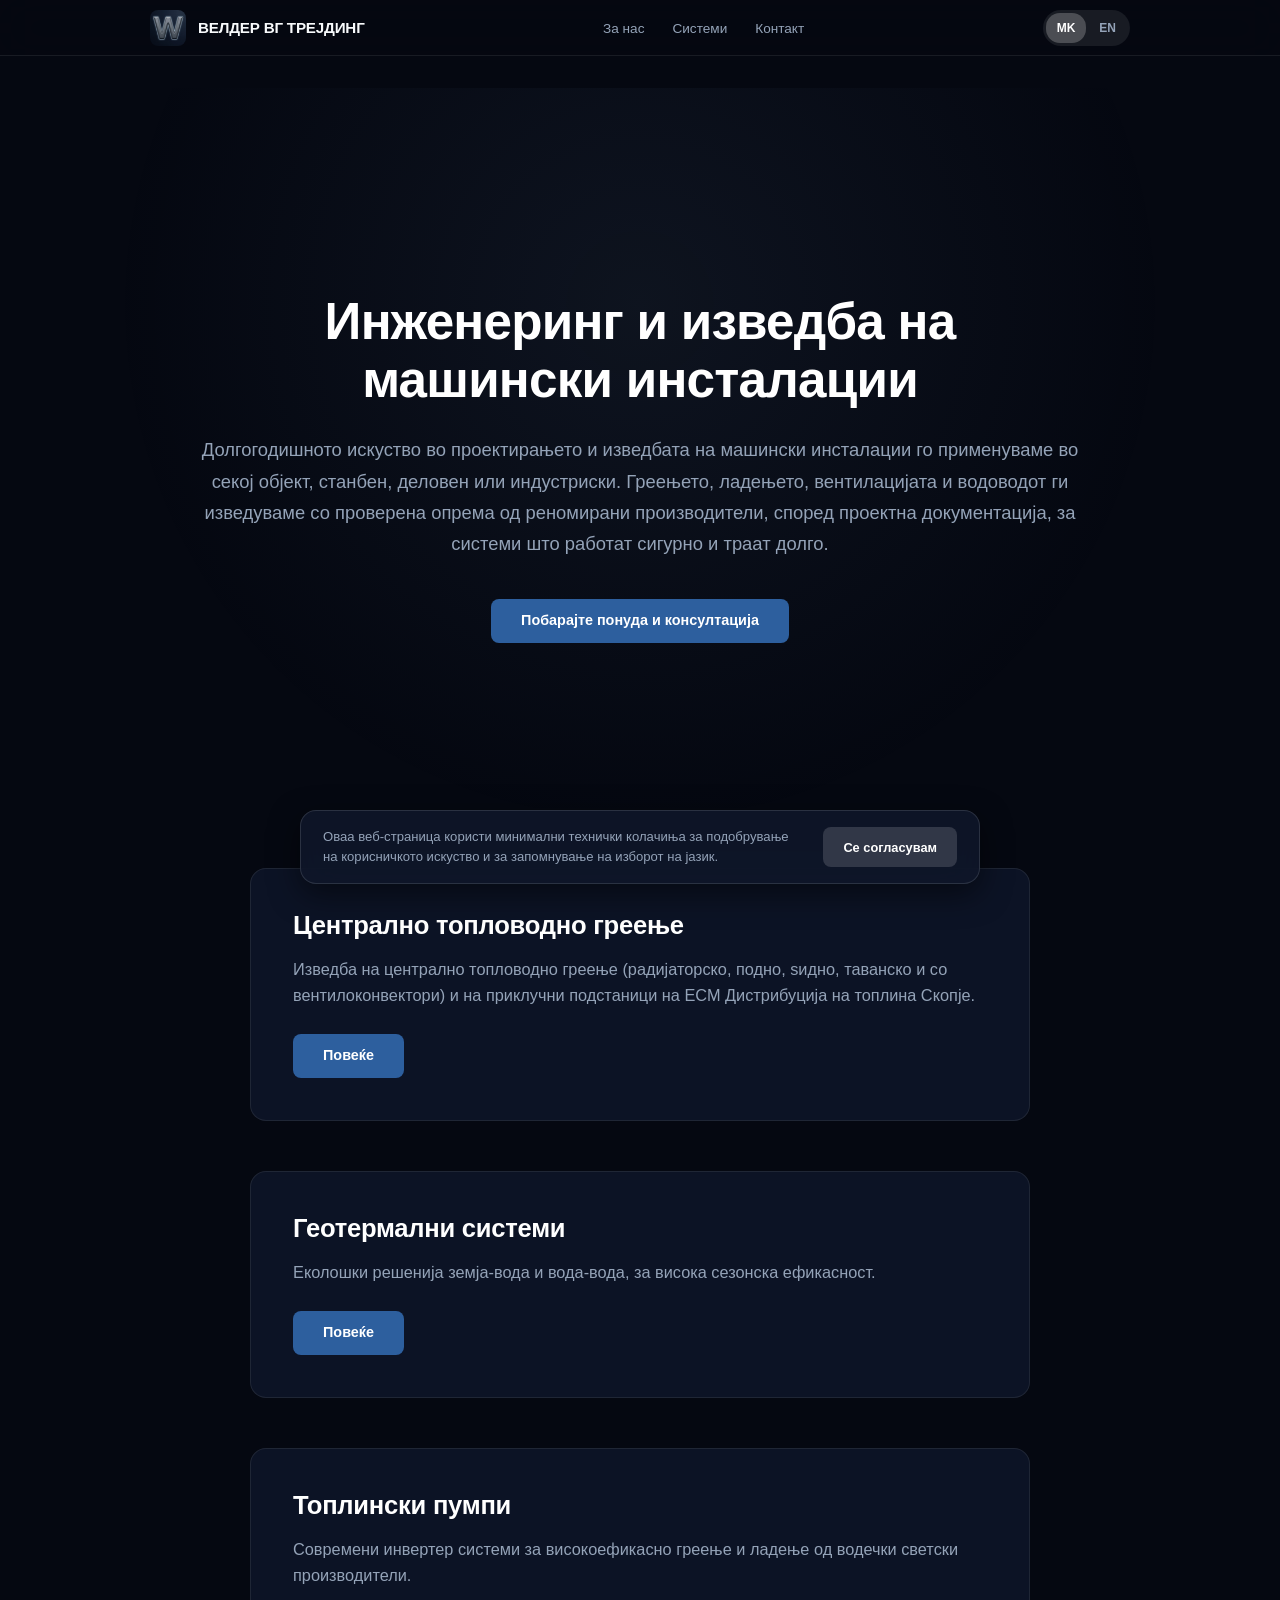
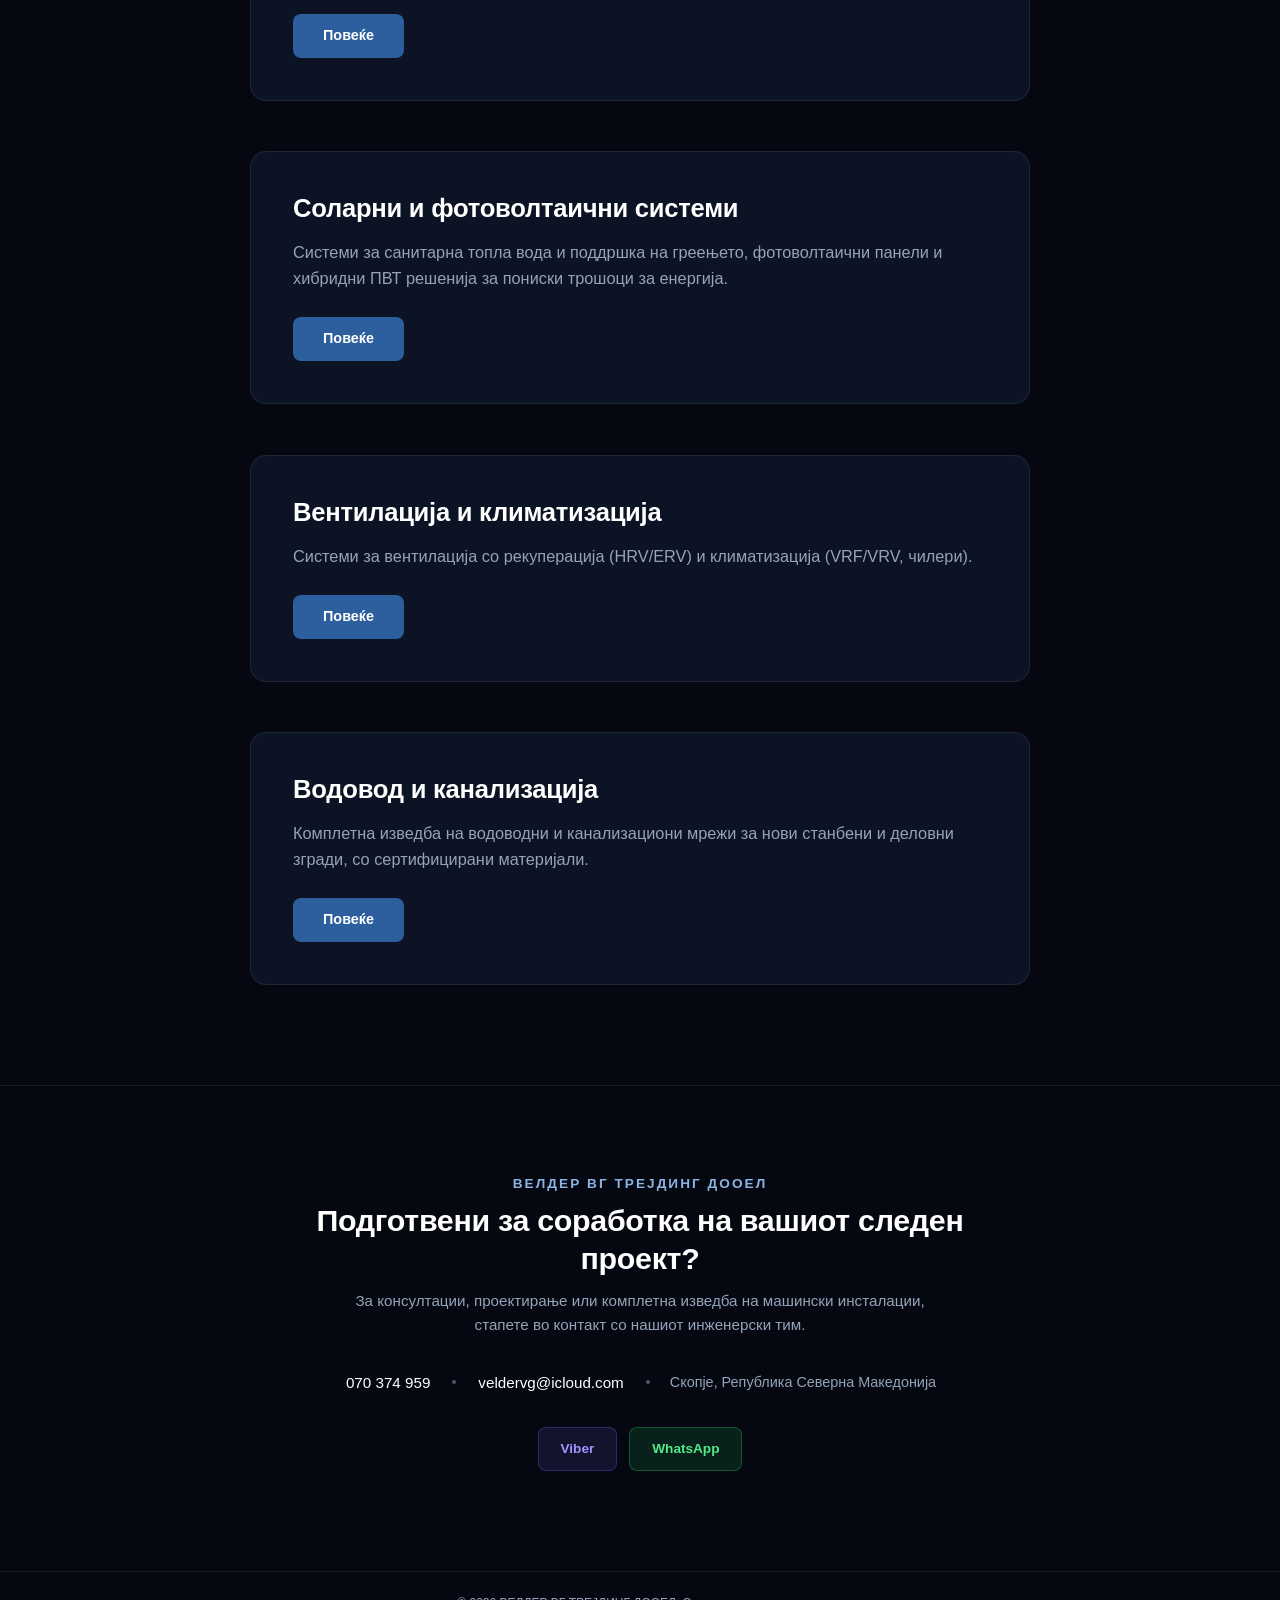
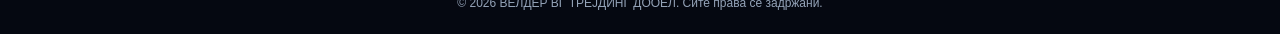
<file: index1.html>
<!DOCTYPE html>
<html lang="mk">
<head>
<meta charset="UTF-8">
<meta name="viewport" content="width=device-width, initial-scale=1, viewport-fit=cover">
<meta name="theme-color" content="#050811">
<meta name="color-scheme" content="dark">
<meta name="description" content="Централно топловодно греење, геотермални системи и топлински пумпи, климатизација, вентилација, соларни системи, фотоволтаици и ВиК инсталации во Скопје.">
<meta property="og:title" content="ВЕЛДЕР ВГ ТРЕЈДИНГ | Централно греење и машински инсталации">
<meta property="og:description" content="Инженеринг и изведба на машински инсталации: греење, ладење, вентилација, соларни системи и ВиК.">
<meta property="og:type" content="website">
<link rel="icon" type="image/png" href="[data-uri]">
<title>ВЕЛДЕР ВГ ТРЕЈДИНГ | Централно греење и машински инсталации</title>
<style>
:root{
  --bg-dark:#050811;--bg-card:rgba(15,23,42,.65);--accent-blue:#8db3e2;--accent-glow:transparent;--btn:#2d5f9e;--btn-hover:#3a72b8;
  --text-main:#f8fafc;--text-muted:#94a3b8;--border-color:rgba(255,255,255,.08);--nav-height:56px;
  --safe-top:env(safe-area-inset-top,0px);--safe-bottom:env(safe-area-inset-bottom,0px);
  --hh:calc(var(--nav-height) + var(--safe-top));
}
*{margin:0;padding:0;box-sizing:border-box;font-family:"Helvetica Neue",Helvetica,Arial,sans-serif;-webkit-font-smoothing:antialiased}
html{scroll-behavior:smooth;background:var(--bg-dark);color:var(--text-main);-webkit-text-size-adjust:100%;text-size-adjust:100%}
body{overflow-x:hidden;padding-left:env(safe-area-inset-left,0px);padding-right:env(safe-area-inset-right,0px);-webkit-tap-highlight-color:transparent}
a,button{touch-action:manipulation}
:focus-visible{outline:2px solid var(--accent-blue);outline-offset:3px;border-radius:6px}
[id]{scroll-margin-top:calc(var(--hh) + 16px)}

/* NAV */
header{background:rgba(5,8,17,.8);-webkit-backdrop-filter:blur(20px);backdrop-filter:blur(20px);position:fixed;width:100%;top:0;left:0;z-index:1000;border-bottom:1px solid var(--border-color);height:var(--hh);padding-top:var(--safe-top)}
.nav-container{max-width:1024px;height:100%;margin:0 auto;display:flex;justify-content:space-between;align-items:center;padding:0 22px;gap:12px}
.logo-box{display:flex;align-items:center;gap:12px;text-decoration:none;min-width:0}
.logo-icon{flex:none;width:36px;height:36px;border-radius:8px;display:block}
.logo-text{font-weight:700;font-size:.95rem;letter-spacing:-.2px;color:#f8fafc;white-space:nowrap;overflow:hidden;text-overflow:ellipsis}
.nav-links{display:flex;gap:28px;align-items:center;list-style:none}
.nav-links a{color:var(--text-muted);text-decoration:none;font-size:.85rem;transition:color .3s}
.nav-links a:hover{color:#fff}
.lang-switch{display:flex;gap:2px;background:rgba(255,255,255,.08);padding:3px;border-radius:20px;flex:none}
.lang-btn{background:none;border:none;color:var(--text-muted);padding:4px 11px;min-height:30px;cursor:pointer;font-weight:600;font-size:.75rem;border-radius:14px;transition:all .3s}
.lang-btn.active{background:rgba(255,255,255,.22);color:#fff}
.menu-btn{display:none;flex-direction:column;justify-content:center;gap:6px;background:none;border:0;width:44px;height:44px;padding:0 12px;cursor:pointer;flex:none}
.menu-btn span{height:2px;background:#fff;border-radius:2px;transition:transform .3s}
.menu-btn.open span:first-child{transform:translateY(4px) rotate(45deg)}
.menu-btn.open span:last-child{transform:translateY(-4px) rotate(-45deg)}

/* VIEWS — флуид scroll-like транзиција (Apple-style) при смена на подстраница */
.view-section{display:none;min-height:100vh;min-height:100svh;padding-top:calc(var(--hh) + 32px);position:relative;opacity:0;transform:translateY(46px);transition:opacity .75s cubic-bezier(.16,1,.3,1),transform .75s cubic-bezier(.16,1,.3,1)}
.view-section.active-view{display:block}
.view-section.active-view.view-in{opacity:1;transform:none}

/* HERO */
.hero{min-height:80vh;min-height:80svh;display:flex;flex-direction:column;justify-content:center;align-items:center;text-align:center;padding:110px 20px 70px;background:radial-gradient(circle at 50% 30%,rgba(141,179,226,.07) 0%,transparent 65%)}
.hero-title{font-size:clamp(1.9rem,4.6vw,3.2rem);font-weight:700;line-height:1.15;letter-spacing:-.015em;max-width:860px;margin-bottom:24px;color:#fff;overflow-wrap:break-word}
.hero-subtitle{font-size:clamp(.95rem,1.6vw,1.15rem);color:var(--text-muted);max-width:880px;margin-bottom:40px;font-weight:300;line-height:1.7}
.btn-cta{display:inline-block;background:var(--btn);color:#fff;padding:13px 30px;min-height:44px;border-radius:8px;text-decoration:none;font-weight:600;font-size:.9rem;text-align:center;transition:background .25s;border:none;cursor:pointer}
.btn-cta:hover{background:var(--btn-hover)}

/* SYSTEM CARDS */
.systems-wrapper{max-width:820px;margin:0 auto;padding:60px 20px 100px;display:flex;flex-direction:column;gap:50px}
.system-card{position:relative;display:block;color:inherit;text-decoration:none;background:rgba(15,23,42,.82);border:1px solid var(--border-color);border-radius:16px;padding:42px}
.system-card:focus-visible{border-color:var(--accent-blue)}
.card-header-flex{display:flex;align-items:center;margin-bottom:16px}
.system-card h3{font-size:1.6rem;font-weight:700;letter-spacing:-.01em;color:#fff}
.system-card p{font-size:1.02rem;color:var(--text-muted);line-height:1.6;margin-bottom:26px;font-weight:300}

/* SUBPAGES */
.page-container{max-width:820px;margin:0 auto;padding:40px 20px 100px;position:relative;z-index:2}
.back-nav{display:inline-flex;align-items:center;gap:8px;color:var(--accent-blue);text-decoration:none;font-size:.9rem;font-weight:600;margin-bottom:30px;min-height:44px;transition:opacity .2s}
.back-nav:hover{opacity:.8}
.page-title{font-size:clamp(1.8rem,4.2vw,3rem);font-weight:700;color:#fff;margin-bottom:35px;letter-spacing:-.015em;line-height:1.15;overflow-wrap:break-word}

.page-text-content{
  color:#f1f5f9;
  font-size:clamp(1.02rem,1.5vw,1.12rem);
  line-height:1.85;
  font-weight:300;
}
.page-text-content p{margin-bottom:24px;color:#e2e8f0}
.page-text-content h2{font-size:1.15rem;font-weight:600;color:var(--accent-blue);letter-spacing:.02em;margin-top:36px;margin-bottom:16px}
.page-text-content strong{color:#fff;font-weight:600}
.page-text-content ul{list-style:none;margin-bottom:32px;display:flex;flex-direction:column;gap:16px}
.page-text-content li{position:relative;padding-left:22px;color:var(--text-muted)}
.page-text-content li::before{content:"";position:absolute;left:0;top:10px;width:6px;height:6px;border-radius:50%;background:var(--accent-blue)}
.page-text-content li strong{color:#f8fafc}

.page-cta-box{margin-top:50px;padding-top:30px;border-top:1px solid var(--border-color);display:flex;justify-content:space-between;align-items:center;flex-wrap:wrap;gap:20px}
.page-cta-box span{color:var(--text-muted);font-weight:300;font-size:1.02rem}

/* PAGE IMAGES — наредени една под друга, поголема резолуција на приказ */
.media-card{position:relative;margin:40px 0;border-radius:14px;background:rgba(255,255,255,.03);border:1px solid var(--border-color)}
.media-card img{display:block;width:100%;max-height:640px;object-fit:contain;border-radius:13px 13px 0 0}
.media-card img:last-child{border-radius:13px}
.media-card figcaption{display:flex;align-items:center;justify-content:space-between;gap:12px 18px;flex-wrap:wrap;padding:14px 20px;border-top:1px solid var(--border-color);background:rgba(5,8,17,.6);border-radius:0 0 13px 13px}
.mc-title{font-size:1.05rem;font-weight:600;letter-spacing:-.005em;color:#fff}
.mc-more{display:inline-flex;align-items:center;justify-content:center;gap:6px;min-height:40px;padding:8px 22px;border-radius:8px;background:var(--btn);color:#fff;text-decoration:none;font-weight:600;font-size:.85rem;transition:background .25s}
.mc-more::after{content:"\2192";transition:transform .3s}
.mc-more:hover{background:var(--btn-hover)}
.mc-more:hover::after{transform:translateX(3px)}
.ref-link{display:block;border-radius:inherit}
.page-text-content h3.ref-name{font-size:1.2rem;font-weight:600;color:#fff;margin:48px 0 10px}
.page-gallery{display:flex;flex-direction:column;gap:56px;margin:40px 0}
.page-gallery .media-card{margin:0}

/* SCROLL REVEAL (Apple-style fluid feel) */
.reveal{opacity:0;transform:translateY(16px);transition:opacity .6s ease-out,transform .6s cubic-bezier(.22,.61,.36,1);will-change:opacity,transform}
.reveal.in-view{opacity:1;transform:none}

/* SCROLL-ВРЗАН "APPLE" ЗУМ: елементот во центарот на екранот се приближува кон корисникот,
   претходниот се враќа назад во позадина. Вредностите ги поставува JS (transform/opacity/--f) во секој кадар. */
.fx{will-change:transform,opacity;transform-origin:50% 50%;backface-visibility:hidden;-webkit-backface-visibility:hidden;--s-in:.96;--s-out:.98;--o-min:.5;--f:0}
.system-card.fx{--s-in:.97;--s-out:.99;--o-min:.55}
.hero.fx{--s-in:1;--s-out:1;--o-min:0}
/* неонска рамка + сјај: посебен слој чија провидност (opacity) се менува → мазно, без повторно исцртување */
@keyframes fx-view{
  0%{opacity:var(--o-min);transform:scale(var(--s-in))}
  40%,60%{opacity:1;transform:scale(1)}
  100%{opacity:var(--o-min);transform:scale(var(--s-out))}
}
@keyframes fx-glow{0%,30%{opacity:0}42%,58%{opacity:1}70%,100%{opacity:0}}
@keyframes fx-hero{from{opacity:1}to{opacity:0}}
/* Природни CSS scroll-driven анимации (Chrome/Edge/Safari): работат на графичката картичка, затоа се целосно флуидни */
@supports (animation-timeline:view()){
  .fx{view-timeline:--fx block;animation:fx-view cubic-bezier(.45,.05,.35,1) both;animation-timeline:--fx;animation-range:cover 0% cover 100%}
  .hero.fx{view-timeline:none;animation:fx-hero linear both;animation-timeline:view();animation-range:exit 0% exit 80%}
}
@media (prefers-reduced-motion:reduce){.fx,.fx::after{animation:none!important}.fx{transform:none!important;opacity:1!important}.fx::after{opacity:0!important}}

/* CONTACT */
.contact-section{padding:90px 20px 100px;text-align:center;border-top:1px solid var(--border-color)}
.contact-container{max-width:760px;margin:0 auto}
.contact-company{font-size:.85rem;font-weight:700;letter-spacing:.15em;text-transform:uppercase;color:var(--accent-blue);margin-bottom:10px}
.contact-headline{font-size:clamp(1.4rem,3.2vw,1.9rem);font-weight:700;letter-spacing:-.01em;color:#fff;margin-bottom:12px;line-height:1.25}
.contact-lead{font-size:.95rem;color:var(--text-muted);font-weight:300;line-height:1.6;margin:0 auto 28px;max-width:620px}
.contact-details-grid{display:flex;justify-content:center;align-items:center;gap:20px;flex-wrap:wrap;margin-bottom:28px}
.contact-link{font-size:.95rem;font-weight:500;color:#fff;text-decoration:none;padding:8px 2px;transition:color .3s;overflow-wrap:anywhere}
.contact-link:hover{color:var(--accent-blue)}
.contact-loc{color:var(--text-muted);font-size:.9rem}
.contact-divider{width:4px;height:4px;border-radius:50%;background:var(--text-muted);opacity:.5}
.social-btns{display:flex;justify-content:center;gap:12px}
.btn-social{padding:10px 22px;min-height:44px;border-radius:8px;text-decoration:none;font-size:.85rem;font-weight:600;transition:all .3s;display:inline-flex;align-items:center;justify-content:center;gap:6px}
.viber{background:rgba(115,96,242,.12);color:#a294ff;border:1px solid rgba(115,96,242,.3)}
.viber:hover{background:#7360f2;color:#fff}
.whatsapp{background:rgba(37,211,102,.12);color:#52ea8a;border:1px solid rgba(37,211,102,.3)}
.whatsapp:hover{background:#25d366;color:#fff}

/* COOKIE */
#cookie-banner{position:fixed;bottom:calc(16px + var(--safe-bottom));left:16px;right:16px;max-width:680px;margin:0 auto;background:rgba(15,23,42,.9);-webkit-backdrop-filter:blur(20px);backdrop-filter:blur(20px);border:1px solid rgba(255,255,255,.12);padding:16px 22px;border-radius:16px;z-index:2000;display:flex;align-items:center;justify-content:space-between;gap:20px;box-shadow:0 10px 30px rgba(0,0,0,.5);transition:transform .4s,opacity .4s}
#cookie-banner.hidden{transform:translateY(140%);opacity:0;pointer-events:none;visibility:hidden}
.cookie-text{font-size:.82rem;color:var(--text-muted);line-height:1.5;font-weight:300}
.btn-cookie{background:rgba(255,255,255,.15);color:#fff;border:none;padding:10px 20px;min-height:40px;border-radius:8px;font-size:.8rem;font-weight:600;cursor:pointer;transition:all .2s;white-space:nowrap}
.btn-cookie:hover{background:var(--btn-hover)}
footer{text-align:center;padding:24px 20px calc(24px + var(--safe-bottom));border-top:1px solid var(--border-color);color:var(--text-muted);font-size:.75rem}


/* LARGE SCREENS */
@media (min-width:1600px){html{font-size:112.5%}.nav-container{max-width:1200px}.systems-wrapper{max-width:920px}.page-container{max-width:920px}}
/* TABLET */
@media (min-width:769px) and (max-width:1024px){.nav-container{padding:0 28px}.systems-wrapper,.page-container{max-width:720px}}
/* PHONE */
@media (max-width:768px){
  .nav-container{padding:0 12px 0 18px}
  .lang-switch{margin-left:auto}
  .menu-btn{display:flex}
  .nav-links{position:fixed;left:0;right:0;top:var(--hh);flex-direction:column;align-items:stretch;gap:0;background:rgba(5,8,17,.97);padding:4px 22px 12px;border-bottom:1px solid var(--border-color);transform:translateY(-130%);visibility:hidden;transition:transform .35s,visibility .35s}
  .nav-links.open{transform:none;visibility:visible}
  .nav-links a{display:block;padding:16px 0;font-size:1.05rem;border-bottom:1px solid var(--border-color)}
  .nav-links li:last-child a{border-bottom:0}
  .hero{padding:90px 18px 56px}
  .btn-cta{width:100%}
  .systems-wrapper{padding:30px 16px 70px;gap:26px}
  .system-card{padding:26px 22px;border-radius:14px}
  .system-card h3{font-size:1.3rem}
  .system-card p{font-size:.98rem}
  .page-container{padding:24px 18px 80px}
  .page-cta-box{flex-direction:column;align-items:stretch;text-align:center}
  .contact-section{padding:60px 18px 70px}
  .contact-divider{display:none}
  .contact-details-grid{flex-direction:column;gap:6px}
  .social-btns{flex-direction:column}
  .btn-social{width:100%}
  #cookie-banner{flex-direction:column;align-items:stretch;text-align:center;gap:12px}
}
@media (max-width:360px){.logo-text{font-size:.82rem}.logo-box{gap:8px}.lang-btn{padding:4px 8px}}
@media (max-height:480px) and (orientation:landscape){.hero{min-height:auto;padding-top:80px}}
@supports not ((backdrop-filter:blur(1px)) or (-webkit-backdrop-filter:blur(1px))){header{background:rgba(5,8,17,.97)}#cookie-banner{background:rgba(15,23,42,.98)}}
@media (prefers-reduced-motion:reduce){*{transition:none!important;animation:none!important}html{scroll-behavior:auto}}
</style>
</head>
<body id="top">

<header>
  <div class="nav-container">
    <a href="#top" class="logo-box" aria-label="ВЕЛДЕР ВГ ТРЕЈДИНГ">
      <img class="logo-icon" src="[data-uri]" alt="" width="36" height="36">
      <span class="logo-text" data-i18n="company-name"></span>
    </a>
    <ul class="nav-links" id="nav-links">
      <li><a href="#about" data-i18n="nav-about"></a></li>
      <li><a href="#systems" data-i18n="nav-systems"></a></li>
      <li><a href="#contact" data-i18n="nav-contact"></a></li>
    </ul>
    <div class="lang-switch" role="group" aria-label="Јазик / Language">
      <button class="lang-btn active" id="btn-mk" aria-pressed="true">MK</button>
      <button class="lang-btn" id="btn-en" aria-pressed="false">EN</button>
    </div>
    <button class="menu-btn" id="menu-btn" aria-label="Мени" aria-expanded="false" aria-controls="nav-links"><span></span><span></span></button>
  </div>
</header>

<main>
  <div id="view-home" class="view-section active-view">
    <section class="hero">
      <h1 class="hero-title" data-i18n="hero-title"></h1>
      <p class="hero-subtitle" data-i18n="hero-subtitle"></p>
      <a href="#contact" class="btn-cta" data-i18n="btn-cta"></a>
    </section>

    <section id="systems" class="systems-wrapper">
      <div class="system-card">
        <div class="card-header-flex"><h3 data-i18n="sys1-title"></h3></div>
        <p data-i18n="sys1-desc"></p>
        <a class="btn-cta" href="#toplifikacija" data-i18n="btn-details"></a>
      </div>
      <div class="system-card">
        <div class="card-header-flex"><h3 data-i18n="sys2-title"></h3></div>
        <p data-i18n="sys2-desc"></p>
        <a class="btn-cta" href="#geothermal" data-i18n="btn-details"></a>
      </div>
      <div class="system-card">
        <div class="card-header-flex"><h3 data-i18n="sys3-title"></h3></div>
        <p data-i18n="sys3-desc"></p>
        <a class="btn-cta" href="#heatpumps" data-i18n="btn-details"></a>
      </div>
      <div class="system-card">
        <div class="card-header-flex"><h3 data-i18n="sys6-title"></h3></div>
        <p data-i18n="sys6-desc"></p>
        <a class="btn-cta" href="#solar" data-i18n="btn-details"></a>
      </div>
      <div class="system-card">
        <div class="card-header-flex"><h3 data-i18n="sys4-title"></h3></div>
        <p data-i18n="sys4-desc"></p>
        <a class="btn-cta" href="#ventilation" data-i18n="btn-details"></a>
      </div>
      <div class="system-card">
        <div class="card-header-flex"><h3 data-i18n="sys5-title"></h3></div>
        <p data-i18n="sys5-desc"></p>
        <a class="btn-cta" href="#plumbing" data-i18n="btn-details"></a>
      </div>
    </section>

    <section id="contact" class="contact-section">
      <div class="contact-container">
        <p class="contact-company" data-i18n="company-full"></p>
        <h2 class="contact-headline" data-i18n="contact-title"></h2>
        <p class="contact-lead" data-i18n="contact-desc"></p>
        <div class="contact-details-grid">
          <a href="tel:+38970374959" class="contact-link" data-i18n="phone-num"></a>
          <span class="contact-divider"></span>
          <a href="mailto:veldervg@icloud.com" class="contact-link">veldervg@icloud.com</a>
          <span class="contact-divider"></span>
          <span class="contact-loc" data-i18n="val-location"></span>
        </div>
        <div class="social-btns">
          <a href="viber://chat?number=%2B38970374959" class="btn-social viber">Viber</a>
          <a href="https://wa.me/38970374959" class="btn-social whatsapp" target="_blank" rel="noopener">WhatsApp</a>
        </div>
      </div>
    </section>
  </div>

  <div id="subpages"></div>
</main>

<div id="cookie-banner" role="dialog" aria-live="polite">
  <p class="cookie-text" data-i18n="cookie-text"></p>
  <button class="btn-cookie" id="cookie-accept-btn" data-i18n="cookie-btn"></button>
</div>

<footer><p data-i18n="footer"></p></footer>

<script>
const i18n = {
mk: {
"nav-about":"За нас","nav-systems":"Системи","nav-contact":"Контакт",
"hero-title":"Инженеринг и изведба на машински инсталации",
"hero-subtitle":"Долгогодишното искуство во проектирањето и изведбата на машински инсталации го применуваме во секој објект, станбен, деловен или индустриски. Греењето, ладењето, вентилацијата и водоводот ги изведуваме со проверена опрема од реномирани производители, според проектна документација, за системи што работат сигурно и траат долго.",
"btn-cta":"Побарајте понуда и консултација","btn-details":"Повеќе",
"sys1-title":"Централно топловодно греење",
"sys1-desc":"Изведба на централно топловодно греење (радијаторско, подно, ѕидно, таванско и со вентилоконвектори) и на приклучни подстаници на ЕСМ Дистрибуција на топлина Скопје.",
"sys2-title":"Геотермални системи",
"sys2-desc":"Еколошки решенија земја-вода и вода-вода, за висока сезонска ефикасност.",
"sys3-title":"Топлински пумпи",
"sys3-desc":"Современи инвертер системи за високоефикасно греење и ладење од водечки светски производители.",
"sys6-title":"Соларни и фотоволтаични системи",
"sys6-desc":"Системи за санитарна топла вода и поддршка на греењето, фотоволтаични панели и хибридни ПВТ решенија за пониски трошоци за енергија.",
"sys4-title":"Вентилација и климатизација",
"sys4-desc":"Системи за вентилација со рекуперација (HRV/ERV) и климатизација (VRF/VRV, чилери).",
"sys5-title":"Водовод и канализација",
"sys5-desc":"Комплетна изведба на водоводни и канализациони мрежи за нови станбени и деловни згради, со сертифицирани материјали.",
"contact-title":"Подготвени за соработка на вашиот следен проект?",
"contact-desc":"За консултации, проектирање или комплетна изведба на машински инсталации, стапете во контакт со нашиот инженерски тим.",
"val-location":"Скопје, Република Северна Македонија","phone-num":"070 374 959",
"modal-cta":"Побарајте понуда за овој систем",
"company-name":"ВЕЛДЕР ВГ ТРЕЈДИНГ","company-full":"ВЕЛДЕР ВГ ТРЕЈДИНГ ДООЕЛ",
"footer":"© 2026 ВЕЛДЕР ВГ ТРЕЈДИНГ ДООЕЛ. Сите права се задржани.",
"back-home":"Назад кон почетната страница","page-cta-text":"Заинтересирани сте за понуда?",
"cookie-text":"Оваа веб-страница користи минимални технички колачиња за подобрување на корисничкото искуство и за запомнување на изборот на јазик.",
"cookie-btn":"Се согласувам",
"page-title":"ВЕЛДЕР ВГ ТРЕЈДИНГ | Централно греење и машински инсталации",

"about-title":"За нас",
"about-p1":"Од долгогодишното искуство во инженерството и изведбата на машински инсталации произлегуваат решенија за греење, ладење, вентилација и водовод, насочени кон долгорочна сигурност и енергетска ефикасност.",
"about-p2":"Работиме во сите фази, од централно топловодно греење (радијаторско, подно, ѕидно, таванско и со вентилоконвектори) и приклучни подстаници на ЕСМ Дистрибуција на топлина Скопје, преку геотермални и инвертер топлински пумпи, соларни и фотоволтаични системи (вклучително и хибридни ПВТ), климатизација и рекуперативна вентилација, до комплетни ВиК мрежи за станбени, деловни и индустриски објекти.",
"about-strong1":"Градиме системи што траат.",
"about-p3":"Во нашите проекти користиме проверена опрема и материјали од реномирани светски производители. Заедно со стручната изведба, квалитетот на компонентите обезбедува сигурна работа и долговечност на секој систем.",
"about-p4":"Вашиот објект заслужува изведба со која ќе бидете спокојни во годините што доаѓаат.",
"ref-title":"Референци",
"ref-intro":"Дел од објектите во кои ги изведовме инсталациите.",
"ref1-title":"Објект во Аеродром, Скопје",
"ref1-desc":"Изведба на систем за топловодно греење.",
"ref2-title":"Станбена зграда, Скопје",
"ref2-desc":"Изведба на топловодно радијаторско греење со вентили Comap Auto-Sar за автоматска регулација на протокот низ системот.",
"ref1-img-alt":"Објект во изградба во Аеродром, Скопје",
"ref2-img-alt":"Референтен проект: станбена зграда во Скопје со вентили Auto-Sar",

"topli-title":"Централно топловодно греење",
"topli-p1":"Централното топловодно греење е еден од најраспространетите и најсигурните системи за греење на станбени, деловни и индустриски објекти. Опремата за прецизно хидраулично балансирање и регулација овозможува ефикасно и економично користење.",
"topli-strong1":"Клучни сегменти и изведба:",
"topli-li1-title":"Радијаторско греење:",
"topli-li1-desc":"Двоцевни дистрибутивни мрежи со термостатски вентили за поединечна регулација по простории.",
"topli-li2-title":"Подно греење:",
"topli-li2-desc":"Нискотемпературно подно греење со рамномерна топлина, погодно за топлински пумпи; изведба со материјали од сертифицирани европски брендови.",
"topli-li3-title":"Ѕидно греење:",
"topli-li3-desc":"Цевки вградени во ѕидот, под малтерот, кои го претвораат ѕидот во зрачна површина; изведба со материјали од сертифицирани европски брендови.",
"topli-li4-title":"Таванско греење:",
"topli-li4-desc":"Зрачно греење од таванот, со можност за ладење во лето; изведба со материјали од сертифицирани европски брендови.",
"topli-li5-title":"Системи со вентилоконвектори:",
"topli-li5-desc":"Двоцевни и четирицевни инсталации за брза регулација на температурата во просторот.",
"topli-li6-title":"Приклучни подстаници (ЕСМ Дистрибуција):",
"topli-li6-desc":"Изведба на примарен и секундарен круг со компактни плочести изменувачи, автоматски диференцијални регулатори и проверена опрема.",

"geo-title":"Геотермални системи",
"geo-p1":"Геотермалните системи со топлински пумпи претставуваат извонредно ефикасно и еколошко решение за греење, ладење и подготовка на санитарна топла вода.",
"geo-p2":"Системите работат со геотермални топлински пумпи (земја-вода или вода-вода), со висок коефициент на ефикасност (COP) и ниска потрошувачка на електрична енергија во однос на добиената топлина.",
"geo-strong1":"Клучни изведбени решенија:",
"geo-li1-title":"Системи „Земја-вода“:",
"geo-li1-desc":"Вертикални геотермални сонди (бушотини) или хоризонтални колекторски мрежи.",
"geo-li2-title":"Системи „Вода-вода“:",
"geo-li2-desc":"Користење на подземна вода од бунар како извор на енергија, со висока сезонска ефикасност.",
"geo-li3-title":"Интегрирано греење, ладење и санитарна топла вода:",
"geo-li3-desc":"Флексибилни решенија со можност за пасивно ладење (free-cooling).",

"hp-title":"Топлински пумпи",
"hp-p1":"Топлинските пумпи се економични системи за греење, ладење и подготовка на санитарна топла вода, со високи перформанси и при ниски надворешни температури.",
"hp-strong1":"Принцип на работа и ефикасност:",
"hp-p2":"Системот работи на принцип на ладилен (парнокомпресорски) циклус со инвертерски компресор, кој ја прилагодува моќноста на моменталната потреба:",
"hp-li1-title":"COP (коефициент на ефикасност при греење):",
"hp-li1-desc":"Однос меѓу добиената топлинска и потрошената електрична енергија. Вредноста зависи од надворешната температура и од температурата на водата во системот: колку е пониска температурата на греење, толку е повисок COP.",
"hp-li2-title":"EER / SEER:",
"hp-li2-desc":"Коефициенти на ефикасност при ладење (моментален и сезонски). Поголема вредност значи помала потрошувачка на електрична енергија.",
"hp-strong2":"Главни предности:",
"hp-li3-title":"Енергетска заштеда:",
"hp-li3-desc":"Во споредба со директно електрично греење, топлинската пумпа за иста количина топлина троши неколку пати помалку електрична енергија.",
"hp-li4-title":"Повеќенаменска примена:",
"hp-li4-desc":"Греење во зима, ладење во лето и, кај системите со вода, подготовка на санитарна топла вода.",
"hp-li5-title":"Еколошка одржливост:",
"hp-li5-desc":"Нема согорување на гориво, па нема ни локални емисии од согорување; во комбинација со фотоволтаици може да користи сопствена електрична енергија.",

"solar-title":"Соларни и фотоволтаични системи",
"solar-p1":"Соларните и фотоволтаичните системи ја намалуваат зависноста од мрежата и трошоците за енергија во објектите. Проектираме и изведуваме решенија што се интегрираат со останатите машински инсталации.",
"solar-p2":"Системите за санитарна топла вода и поддршка на топловодното греење се комбинираат со акумулациони бојлери, пуфер резервоари и соларни хидраулични групи со диференцијален регулатор.",
"solar-strong1":"Интегрирани решенија и хибридни технологии:",
"solar-li1-title":"Санитарна топла вода и греење:",
"solar-li1-desc":"Користење на сончевата енергија за загревање на санитарна вода и, во преодните месеци, за поддршка на централното и подното греење.",
"solar-li2-title":"Фотоволтаични (PV) системи:",
"solar-li2-desc":"Фотоволтаични панели за сопствено производство на електрична енергија за напојување на пумпите, вентилацијата и објектот.",
"solar-li3-title":"Хидраулична шема на соларниот систем:",
"solar-li3-desc":"Колектори, пумпна група, експанзионен сад и бојлер со два серпентини, управувани од диференцијален регулатор.",
"solar-li4-title":"Хибридни ПВТ (PVT) панели:",
"solar-li4-desc":"Панели што од иста површина истовремено произведуваат електрична и топлинска енергија, за подобро искористување на расположливиот простор.",
"solar-li5-title":"Комбинација со топлински пумпи:",
"solar-li5-desc":"Поврзување со топлинска пумпа во единствен хибриден систем, со регулација што според зададените приоритети го користи најповолниот извор на енергија.",

"vent-title":"Вентилација и климатизација",
"vent-p1":"Системите за вентилација и климатизација обезбедуваат врвен квалитет на воздухот и стабилна микроклима.",
"vent-strong1":"Основни компоненти и категории:",
"vent-strong2":"Останати вентилациски системи:",
"vent-li1-title":"Принудна механичка вентилација:",
"vent-li1-desc":"Системи за довод и одвод на воздух со рекуператори за враќање на топлината.",
"vent-li2-title":"Локална и индустриска вентилација:",
"vent-li2-desc":"Одведување на загадувачи, пареа и маснотии.",
"vent-li3-title":"Противпожарна вентилација:",
"vent-li3-desc":"Системи за одведување на чад и топлина (SHEVS).",
"vent-strong3":"Системи за климатизација:",
"vent-li4-title":"Сплит и мулти-сплит системи:",
"vent-li4-desc":"Флексибилни решенија за станови и помали деловни простори.",
"vent-li5-title":"VRV / VRF системи:",
"vent-li5-desc":"Централизирани инвертерски системи за деловни згради и хотели.",
"vent-li6-title":"Чилери:",
"vent-li6-desc":"Централни машини за подготовка на ладна вода, со можност за греење кај реверзибилните верзии.",
"vent-li7-title":"Канална климатизација:",
"vent-li7-desc":"Дистрибуција на климатизираниот воздух преку изолирани канали.",
"vent-li8-title":"Покривни климатизациони единици (Rooftop):",
"vent-li8-desc":"Компактни машини на покривот, поврзани со канали, за хали, продавници и деловни објекти.",
"vent-li9-title":"Вентилациски канали:",
"vent-li9-desc":"Канали од поцинкуван лим, со топлинска изолација, изведени според проект.",
"vent-li10-title":"Дифузори, клапни и контрола:",
"vent-li10-desc":"Рамномерна дистрибуција на воздухот, регулациони и противпожарни клапни и редовна контрола.",

"plumb-title":"Водовод и канализација (ВиК)",
"plumb-p1":"Водоводниот и канализацискиот систем е сложена хидраулична инфраструктура, изведена со сертифицирани материјали, за сигурна и долготрајна експлоатација.",
"plumb-strong1":"Основни системи и инсталации:",
"plumb-li1-title":"Внатрешна водоводна мрежа:",
"plumb-li1-desc":"Проектирање и изведба со квалитетни материјали, отпорни на притисок и корозија.",
"plumb-li2-title":"Канализациони системи:",
"plumb-li2-desc":"Одведување со звучно изолирани PP системи и HDPE мрежи.",
"plumb-li3-title":"Хидрантски противпожарни мрежи:",
"plumb-li3-desc":"Противпожарна заштита со соодветни хидрофорни агрегати.",
"plumb-li4-title":"Хидрофорни постројки и пумпни станици:",
"plumb-li4-desc":"Автоматизирани системи за стабилен притисок на сите катови.",
"plumb-li7-title":"Монтажа на санитарна арматура:",
"plumb-li7-desc":"Туш-кабини, мијалници и батерии, монтирани по завршената цевна мрежа, со испитување на непропустливост.",
"plumb-li8-title":"Вградни WC казанчиња:",
"plumb-li8-desc":"Носечка рамка и скриено казанче во ѕидот за висечка WC-шолја.",
"plumb-li9-title":"Подни сливници:",
"plumb-li9-desc":"Одведување на водата од туш-кабини и мокри простории, со правилен пад и хидроизолација.",
"plumb-li10-title":"Комплетна ВиК инсталација:",
"plumb-li10-desc":"Усогласени мрежи за довод на вода, одвод на отпадна вода и вентилација на вертикалите.",
"plumb-strong2":"Изведбени стандарди и квалитет:",
"plumb-li5":"Монтажа на потисни цевоводи и приклучоци според проектот.",
"plumb-li6":"Испитување на притисок и непропустливост пред пуштање во употреба.",

"topli-img-alt":"Изведена инсталација за централно топловодно греење",
"geo-img-alt":"Шема на геотермален систем за греење и ладење",
"hp-img-alt":"Модерен дом со топлинска пумпа",
"solar-img-alt":"Соларен систем со колектори и фотоволтаични панели",
"vent-img-alt":"Систем за вентилација и климатизација во објект",
"plumb-img-alt":"Водоводна и канализациона инсталација"
},
en: {
"nav-about":"About Us","nav-systems":"Systems","nav-contact":"Contact",
"hero-title":"Engineering and Installation of Mechanical Systems",
"hero-subtitle":"Our long-standing experience in designing and installing mechanical systems is built into every building we work on, whether residential, commercial or industrial. We install heating, cooling, ventilation and plumbing with proven equipment from renowned manufacturers, to design documentation, for systems that run reliably and last for years.",
"btn-cta":"Request a Quote and Consultation","btn-details":"More",
"sys1-title":"Central Hot-Water Heating",
"sys1-desc":"Installation of central hot-water heating (radiators, underfloor, wall, ceiling and fan coil units) and connection substations for ESM Heat Distribution Skopje.",
"sys2-title":"Geothermal Systems",
"sys2-desc":"Eco-friendly ground-to-water and water-to-water solutions for high seasonal efficiency.",
"sys3-title":"Heat Pumps",
"sys3-desc":"Modern inverter systems for high-efficiency heating and cooling from leading global manufacturers.",
"sys6-title":"Solar and Photovoltaic Systems",
"sys6-desc":"Domestic hot water systems with heating support, photovoltaic panels and hybrid PVT solutions for lower energy costs.",
"sys4-title":"Ventilation and Air Conditioning",
"sys4-desc":"Heat recovery ventilation (HRV/ERV) and air conditioning systems (VRF/VRV, chillers).",
"sys5-title":"Plumbing and Drainage",
"sys5-desc":"Complete installation of water supply and drainage networks for new residential and commercial buildings, using certified materials.",
"contact-title":"Ready to collaborate on your next project?",
"contact-desc":"For consultation, engineering design, or complete execution of mechanical installations, reach out to our engineering team.",
"val-location":"Skopje, Republic of North Macedonia","phone-num":"+389 70 374 959",
"modal-cta":"Request a Quote for This System",
"company-name":"VELDER VG TRADING","company-full":"VELDER VG TRADING LLC",
"footer":"© 2026 VELDER VG TRADING LLC. All rights reserved.",
"back-home":"Back to the Home Page","page-cta-text":"Interested in a quote?",
"cookie-text":"This website uses minimal technical cookies to enhance user experience and language preference.",
"cookie-btn":"Accept",
"page-title":"VELDER VG TRADING | Central Heating and Mechanical Installations",

"about-title":"About Us",
"about-p1":"Long-standing experience in engineering and installing mechanical systems underpins our heating, cooling, ventilation and plumbing solutions, built for long-term reliability and energy efficiency.",
"about-p2":"We work across every phase, from central hot-water heating (radiators, underfloor, wall, ceiling and fan coil units) and connection substations for ESM Heat Distribution Skopje, through geothermal and inverter heat pumps, solar and photovoltaic systems (including hybrid PVT), air conditioning and heat recovery ventilation, to complete plumbing networks for residential, commercial and industrial buildings.",
"about-strong1":"We Build Systems That Last.",
"about-p3":"In our projects we use proven equipment and materials from renowned international manufacturers. Together with skilled installation, the quality of the components ensures reliable operation and durability of every system.",
"about-p4":"Your building deserves an installation that gives you peace of mind for the years ahead.",
"ref-title":"References",
"ref-intro":"A selection of buildings where we carried out the installations.",
"ref1-title":"Building in Aerodrom, Skopje",
"ref1-desc":"Installation of a hot-water heating system.",
"ref2-title":"Residential building, Skopje",
"ref2-desc":"Installation of hot-water radiator heating with Comap Auto-Sar valves for automatic flow control throughout the system.",
"ref1-img-alt":"Building under construction in Aerodrom, Skopje",
"ref2-img-alt":"Reference project: residential building in Skopje with Auto-Sar valves",

"topli-title":"Central Hot-Water Heating",
"topli-p1":"Central hot-water heating is one of the most widespread and reliable heating systems for residential, commercial and industrial buildings. Equipment for precise hydraulic balancing and control enables efficient and economical operation.",
"topli-strong1":"Key Segments and Execution:",
"topli-li1-title":"Radiator Heating:",
"topli-li1-desc":"Two-pipe distribution networks with thermostatic valves for individual room control.",
"topli-li2-title":"Underfloor Heating:",
"topli-li2-desc":"Low-temperature underfloor heating with even warmth, well suited to heat pumps; executed with materials from certified European brands.",
"topli-li3-title":"Wall Heating:",
"topli-li3-desc":"Pipes embedded in the wall, under the plaster, turning the wall into a radiant surface; executed with materials from certified European brands.",
"topli-li4-title":"Ceiling Heating:",
"topli-li4-desc":"Radiant heating from the ceiling, with the option of cooling in summer; executed with materials from certified European brands.",
"topli-li5-title":"Fan Coil Systems:",
"topli-li5-desc":"Two-pipe and four-pipe installations for fast control of room temperature.",
"topli-li6-title":"Connection Substations (ESM Distribution):",
"topli-li6-desc":"Primary and secondary circuits with compact plate heat exchangers, automatic differential pressure regulators and proven equipment.",

"geo-title":"Geothermal Systems",
"geo-p1":"Geothermal systems with heat pumps are an exceptionally efficient and environmentally friendly solution for heating, cooling and domestic hot water.",
"geo-p2":"These systems use geothermal heat pumps (ground-to-water or water-to-water) with a high coefficient of performance (COP) and low electricity consumption relative to the heat delivered.",
"geo-strong1":"Key Execution Solutions:",
"geo-li1-title":"Ground-to-Water Systems:",
"geo-li1-desc":"Vertical geothermal probes (boreholes) or horizontal collector networks.",
"geo-li2-title":"Water-to-Water Systems:",
"geo-li2-desc":"Groundwater from a well used as the energy source, with high seasonal efficiency.",
"geo-li3-title":"Integrated Heating, Cooling and Domestic Hot Water:",
"geo-li3-desc":"Flexible solutions with the option of passive cooling (free-cooling).",

"hp-title":"Heat Pumps",
"hp-p1":"Heat pumps are economical systems for heating, cooling and domestic hot water, with high performance even at low outdoor temperatures.",
"hp-strong1":"Operating Principle and Efficiency:",
"hp-p2":"The system works on the refrigeration (vapour-compression) cycle with an inverter compressor that adjusts its output to current demand:",
"hp-li1-title":"COP (heating coefficient of performance):",
"hp-li1-desc":"The ratio of heat delivered to electricity consumed. The value depends on the outdoor temperature and on the water temperature in the system: the lower the heating temperature, the higher the COP.",
"hp-li2-title":"EER / SEER:",
"hp-li2-desc":"Cooling efficiency ratios (instantaneous and seasonal). A higher value means lower electricity consumption.",
"hp-strong2":"Main Advantages:",
"hp-li3-title":"Energy Savings:",
"hp-li3-desc":"Compared with direct electric heating, a heat pump uses several times less electricity for the same amount of heat.",
"hp-li4-title":"Multi-Purpose Use:",
"hp-li4-desc":"Heating in winter, cooling in summer and, in water-based systems, domestic hot water.",
"hp-li5-title":"Environmental Sustainability:",
"hp-li5-desc":"No fuel combustion, so no local combustion emissions; combined with photovoltaics it can run on self-generated electricity.",

"solar-title":"Solar and Photovoltaic Systems",
"solar-p1":"Solar and photovoltaic systems reduce dependence on the grid and lower energy costs in buildings. We design and install solutions that integrate with the other mechanical installations.",
"solar-p2":"Domestic hot water and heating support systems are combined with storage cylinders, buffer tanks and solar pump stations with a differential controller.",
"solar-strong1":"Integrated Solutions and Hybrid Technologies:",
"solar-li1-title":"Domestic Hot Water and Heating:",
"solar-li1-desc":"Solar energy used to heat domestic water and, in the transitional months, to support central and underfloor heating.",
"solar-li2-title":"Photovoltaic (PV) Systems:",
"solar-li2-desc":"Photovoltaic panels for self-generated electricity to power pumps, ventilation and the building.",
"solar-li3-title":"Solar System Hydraulic Layout:",
"solar-li3-desc":"Collectors, pump station, expansion vessel and a cylinder with two coils, managed by a differential controller.",
"solar-li4-title":"Hybrid PVT Panels:",
"solar-li4-desc":"Panels that generate electricity and heat from the same surface, making better use of the available space.",
"solar-li5-title":"Combination with Heat Pumps:",
"solar-li5-desc":"Connected to a heat pump in a single hybrid system, with control logic that uses the most favorable energy source according to set priorities.",

"vent-title":"Ventilation and Air Conditioning",
"vent-p1":"Ventilation and air-conditioning systems provide top-quality air and a stable indoor microclimate.",
"vent-strong1":"Core Components and Categories:",
"vent-strong2":"Other Ventilation Systems:",
"vent-li1-title":"Mechanical Ventilation:",
"vent-li1-desc":"Supply and exhaust systems with heat recovery units.",
"vent-li2-title":"Local and Industrial Ventilation:",
"vent-li2-desc":"Extraction of pollutants, steam and grease.",
"vent-li3-title":"Smoke and Heat Exhaust Ventilation:",
"vent-li3-desc":"Smoke and heat exhaust ventilation systems (SHEVS).",
"vent-strong3":"Air-Conditioning Systems:",
"vent-li4-title":"Split and Multi-Split Systems:",
"vent-li4-desc":"Flexible solutions for apartments and small commercial spaces.",
"vent-li5-title":"VRV / VRF Systems:",
"vent-li5-desc":"Centralized inverter systems for commercial buildings and hotels.",
"vent-li6-title":"Chillers:",
"vent-li6-desc":"Central machines producing chilled water, with heating available in reversible versions.",
"vent-li7-title":"Ducted Air Conditioning:",
"vent-li7-desc":"Distribution of conditioned air through insulated ducts.",
"vent-li8-title":"Rooftop Air Conditioning Units:",
"vent-li8-desc":"Compact machines on the roof, connected to ducts, for halls, shops and commercial buildings.",
"vent-li9-title":"Ventilation Ducts:",
"vent-li9-desc":"Galvanised sheet-metal ducts with thermal insulation, installed according to the design.",
"vent-li10-title":"Diffusers, Dampers and Inspection:",
"vent-li10-desc":"Even air distribution, control and fire dampers, and regular inspection.",

"plumb-title":"Plumbing and Drainage",
"plumb-p1":"Water supply and drainage form a complex hydraulic infrastructure, built with certified materials for reliable, long-lasting operation.",
"plumb-strong1":"Core Systems and Installations:",
"plumb-li1-title":"Internal Water Supply Network:",
"plumb-li1-desc":"Design and installation using quality materials resistant to pressure and corrosion.",
"plumb-li2-title":"Drainage Systems:",
"plumb-li2-desc":"Drainage with acoustically insulated PP systems and HDPE networks.",
"plumb-li3-title":"Fire Hydrant Networks:",
"plumb-li3-desc":"Fire protection with suitable booster pump sets.",
"plumb-li4-title":"Booster Stations and Pump Units:",
"plumb-li4-desc":"Automated systems maintaining stable pressure on all floors.",
"plumb-li7-title":"Sanitary Fittings Installation:",
"plumb-li7-desc":"Showers, washbasins and taps fitted once the pipework is complete, with leak-tightness testing.",
"plumb-li8-title":"Concealed WC Cisterns:",
"plumb-li8-desc":"A load-bearing frame and a cistern hidden in the wall for a wall-hung toilet.",
"plumb-li9-title":"Floor Drains:",
"plumb-li9-desc":"Carrying water away from showers and wet rooms, with correct slope and waterproofing.",
"plumb-li10-title":"Complete Plumbing Installation:",
"plumb-li10-desc":"Coordinated networks for water supply, wastewater drainage and stack ventilation.",
"plumb-strong2":"Execution Standards and Quality:",
"plumb-li5":"Installation of pressure pipelines and connections according to the design.",
"plumb-li6":"Pressure and leak-tightness testing before commissioning.",

"topli-img-alt":"Installed central hot-water heating system",
"geo-img-alt":"Diagram of a geothermal heating and cooling system",
"hp-img-alt":"Modern home with a heat pump",
"solar-img-alt":"Solar system with collectors and photovoltaic panels",
"vent-img-alt":"Ventilation and air conditioning system in a building",
"plumb-img-alt":"Water supply and drainage installation"
}
};

const pages = {
  about:         ['about', ['h','strong1'], ['p','p1'], ['p','p3'], ['p','p2'], ['p','p4'], ['r']],
  toplifikacija: ['topli', ['p','p1'], ['h','strong1'], ['l',1,6]],
  geothermal:    ['geo',   ['p','p1'], ['p','p2'], ['h','strong1'], ['l',1,3]],
  heatpumps:     ['hp',    ['p','p1'], ['h','strong1'], ['p','p2'], ['l',1,2], ['h','strong2'], ['l',3,5]],
  solar:         ['solar', ['p','p1'], ['p','p2'], ['h','strong1'], ['l',1,5]],
  ventilation:   ['vent',  ['p','p1'], ['h','strong1'], ['l',[1,8,5,6,10]], ['h','strong2'], ['l',[2,3]], ['h','strong3'], ['l',[4,7]]],
  plumbing:      ['plumb', ['p','p1'], ['h','strong1'], ['l',[10,7,8,9,1,2,3,4]], ['h','strong2'], ['q',5,6]]
};

/* СЛИКИ ЗА СЕКОЈА ПОДСТРАНИЦА (датотеките се поставуваат покрај index.html) */
const pageImages = {
  toplifikacija: { hero: ['radijator.jpg','radijatori'], gallery: [['podno-greenje.jpg','podno'],['zidno-greenje.jpg','zidno'],['tavansko-greenje.jpg','tavansko'],['ventilokonvektor.jpg','ventilokonvektori'],['podstanica.jpg','podstanica']] },
  geothermal:    { hero: ['geotermalno-zemja-voda.jpg','zemja_voda'], gallery: [['geotermalno-voda-voda.jpg','voda_voda']] },
  heatpumps:     { hero: ['toplinska-pumpa-vozduh-voda.jpg','hp_vozduh'], gallery: [['inverter-klima.jpg','inverter'],['multi-split.jpg','split']] },
  solar:         { hero: ['solar-kolektori.jpg','solar_kolektori'], gallery: [['fotovoltaici.jpg','fotovoltaici'],['solarna-shema.jpg','solar_shema']] },
  ventilation:   { hero: ['mehanicka-ventilacija.jpg','mehanicka'], gallery: [['rooftop-edinici.jpg','rooftop'],['vrv-sistemi.jpg','vrf'],['chileri.jpg','chileri'],['difuzori-klapni.jpg','difuzori']] },
  plumbing:      { hero: ['vik-shema-2.jpg','vik_shema'], gallery: [['sanitarna-montaza.jpg','sanitarna'],['wc-vgradno-kazance.jpg','wc'],['podni-slivnici.jpg','slivnik']] }
};

/* ДЕТАЛНИ ПОДСТРАНИЦИ (резиме) ЗА СЕКОЈА СЛИКА: [наслов/натпис, вовед, [4 особености]] за МК и EN.
   Темите што не се користат во pageImages (cel_godina, pvt, rekuperacija, kanalna, vrf, vodovod, kanalizacija, hidrofor)
   се резерва: за нова слика само додајте ја во pageImages со соодветниот клуч. */
const DETAILS = {
  podno: {
    mk: ["Систем за подно греење",
      "Подното греење ја пренесува топлината преку цевки вградени во подот, па целата површина станува пријатно и рамномерно грејно тело. Работи со ниска температура на водата, затоа е одличен партнер на топлинските пумпи и на приклучните подстаници.",
      ["Рамномерна топлина по целата просторија и удобно топол под.",
       "Ниска температура на водата, па топлинските пумпи работат поефикасно.",
       "Нема видливи радијатори, па ѕидовите остануваат слободни за уредување.",
       "Зонска регулација со собни термостати и разделници за секој круг посебно."]],
    en: ["Underfloor Heating System",
      "Underfloor heating delivers warmth through pipes embedded in the floor, turning the whole surface into a comfortable, evenly warm heating element. It runs on low water temperatures, which makes it an excellent match for heat pumps and district heating substations.",
      ["Even warmth across the whole room and a comfortably warm floor.",
       "Low water temperature, so heat pumps operate more efficiently.",
       "No visible radiators, so walls stay free for furnishing.",
       "Zone control with room thermostats and manifolds for each circuit."]]
  },
  podstanica: {
    mk: ["Приклучна подстаница",
      "Приклучната подстаница е врската меѓу топлификационата мрежа и инсталацијата во објектот. Преку плочест изменувач ја пренесува топлината од примарниот во секундарниот круг, без мешање на двете води.",
      ["Компактни плочести изменувачи за ефикасен пренос на топлина.",
       "Автоматски диференцијални регулатори за стабилен проток и притисок.",
       "Мерење и регулација на потрошувачката според техничките услови на дистрибутерот.",
       "Одвоен секундарен круг што ја штити внатрешната инсталација."]],
    en: ["Connection Substation",
      "The connection substation links the district heating network to the building installation. A plate heat exchanger transfers heat from the primary to the secondary circuit without the two water flows ever mixing.",
      ["Compact plate heat exchangers for efficient heat transfer.",
       "Automatic differential pressure regulators for stable flow and pressure.",
       "Metering and control of consumption according to the distributor's technical requirements.",
       "A separate secondary circuit that protects the building's own installation."]]
  },
  radijatori: {
    mk: ["Радијаторско греење",
      "Радијаторското греење е едно од најраспространетите решенија: топла вода циркулира низ радијатори поставени во просториите. Погодно е и за нови објекти и за реконструкции, со можност за брза замена.",
      ["Брзо загревање на просторијата и лесна регулација.",
       "Термостатски вентили за посебна контрола во секоја просторија.",
       "Двоцевна мрежа за правилна хидраулична распределба и рамнотежа.",
       "Се комбинира со подстаници, котли и топлински пумпи, при соодветно димензионирање."]],
    en: ["Radiator Heating",
      "Radiator heating is one of the most widespread solutions: hot water circulates through radiators placed in each room. It suits both new builds and renovations, and is quick to replace.",
      ["Quick room warm-up and easy control.",
       "Thermostatic valves for individual control in every room.",
       "Two-pipe network for correct hydraulic distribution and balance.",
       "Works with substations, boilers and heat pumps when properly sized."]]
  },
  ventilokonvektori: {
    mk: ["Вентилоконвектори (Fan Coil)",
      "Вентилоконвекторот е уред за греење и ладење кој користи вентилатор за дување воздух преку топлински изменувач со топла или ладна вода, овозможувајќи брзо и ефикасно постигнување на саканата температура во просторијата.",
      ["Греење и ладење со еден систем.",
       "Брза и динамична регулација на температурата.",
       "Двоцевни и четирицевни варијанти за различни потреби.",
       "Погодни за канцеларии, хотели и станови."]],
    en: ["Fan Coil Units",
      "A fan coil unit is a heating and cooling device that uses a fan to blow air across a heat exchanger carrying hot or chilled water, allowing the desired room temperature to be reached quickly and efficiently.",
      ["Heating and cooling with a single system.",
       "Fast and dynamic temperature control.",
       "Two-pipe and four-pipe variants for different needs.",
       "Suitable for offices, hotels and apartments."]]
  },
  zemja_voda: {
    mk: ["Геотермален систем земја-вода",
      "Системот земја-вода ја користи стабилната температура на земјата преку вертикални сонди или хоризонтални колектори, а топлинската пумпа ја подига на ниво потребно за греење.",
      ["Стабилна температура на изворот во текот на целата година.",
       "Висока сезонска ефикасност.",
       "Вертикални сонди (мала површина) или хоризонтален колектор (повеќе земјиште).",
       "Можност за пасивно ладење (free-cooling) во лето."]],
    en: ["Ground-to-Water Geothermal System",
      "A ground-to-water system uses the stable temperature of the earth through vertical probes or horizontal collectors, and the heat pump lifts it to the level needed for heating.",
      ["Stable source temperature throughout the year.",
       "High seasonal efficiency.",
       "Vertical probes (small footprint) or a horizontal collector (more land needed).",
       "Option of passive cooling (free-cooling) in summer."]]
  },
  voda_voda: {
    mk: ["Геотермален систем вода-вода",
      "Системот вода-вода ја црпи енергијата од подземна вода од бунар, која има стабилна температура, и по користењето ја враќа во земјата.",
      ["Висока ефикасност поради стабилната температура на изворот.",
       "Потребен е бунар со доволен капацитет и добар квалитет на водата.",
       "Потребни се соодветни дозволи според важечките прописи.",
       "Греење, ладење и топла вода од една постројка."]],
    en: ["Water-to-Water Geothermal System",
      "A water-to-water system draws energy from groundwater from a well, which has a stable temperature, and returns it to the ground after use.",
      ["High efficiency thanks to the stable source temperature.",
       "Requires a well with sufficient capacity and good water quality.",
       "Appropriate permits are needed under the applicable regulations.",
       "Heating, cooling and hot water from a single plant."]]
  },
  hp_vozduh: {
    mk: ["Топлинска пумпа",
      "Топлинската пумпа ја зема топлината од надворешниот воздух и ја пренесува во објектот за греење и ладење, а кај системите со вода и за санитарна топла вода.",
      ["Греење и ладење со еден уред, а кај системите со вода и топла вода.",
       "Инвертерски компресор што ја прилагодува моќноста на потребата.",
       "Работи и при ниски надворешни температури.",
       "Монтажа без бушење и земјени работи."]],
    en: ["Heat Pump",
      "A heat pump takes heat from outdoor air and transfers it into the building for heating and cooling, and, in water-based systems, for domestic hot water.",
      ["Heating and cooling with one unit, plus hot water in water-based systems.",
       "Inverter compressor that matches output to demand.",
       "Works even at low outdoor temperatures.",
       "Installation without drilling or groundwork."]]
  },
  inverter: {
    mk: ["Инвертер климатизација",
      "Инвертерските клима-уреди ја менуваат брзината на компресорот според потребата, па одржуваат постојана температура со помала потрошувачка и ниска бучава.",
      ["Постојана и стабилна температура без чести вклучувања.",
       "Ниска потрошувачка на електрична енергија.",
       "Тивка работа.",
       "Можност за греење во преодните и зимските месеци."]],
    en: ["Inverter Air Conditioning",
      "Inverter air conditioners vary the compressor speed to match demand, keeping a constant temperature with lower consumption and low noise.",
      ["Constant, stable temperature without frequent on/off cycling.",
       "Low electricity consumption.",
       "Quiet operation.",
       "Ability to heat in the shoulder and winter months."]]
  },
  cel_godina: {
    mk: ["Комфор во текот на целата година",
      "Топлинската пумпа ги обединува греењето, ладењето и подготовката на санитарна топла вода во еден систем, за комфор во сите сезони.",
      ["Еден систем наместо повеќе посебни уреди.",
       "Можност за поврзување со фотоволтаици.",
       "Помалку одржување и една точка за сервис.",
       "Без локални емисии на штетни гасови."]],
    en: ["Year-Round Comfort",
      "A heat pump combines heating, cooling and domestic hot water preparation in a single system, for comfort in every season.",
      ["One system instead of several separate appliances.",
       "Can be combined with photovoltaics.",
       "Less maintenance and a single service point.",
       "No local emissions of harmful gases."]]
  },
  solar_kolektori: {
    mk: ["Соларни колектори за топла вода",
      "Соларните термички колектори ја претвораат сончевата енергија во топлина за санитарна топла вода и за поддршка на греењето.",
      ["Помала потрошувачка на енергија за топла вода.",
       "Акумулација на топлината во бојлер или пуфер резервоар.",
       "Поддршка на греењето во преодните месеци.",
       "Хибридно поврзување со топлинска пумпа."]],
    en: ["Solar Collectors for Hot Water",
      "Solar thermal collectors turn sunlight into heat for domestic hot water and heating support.",
      ["Lower energy consumption for hot water.",
       "Heat stored in a boiler or buffer tank.",
       "Heating support during the shoulder months.",
       "Hybrid connection with a heat pump."]]
  },
  fotovoltaici: {
    mk: ["Фотоволтаични панели",
      "Фотоволтаичните панели произведуваат електрична енергија од сонцето за сопствена потрошувачка: за пумпи, вентилација и целиот објект.",
      ["Сопствено производство на струја и помали сметки.",
       "Одличен пар на топлинската пумпа.",
       "Долг век на траење и мало одржување.",
       "Можност за проширување и за складирање во батерии."]],
    en: ["Photovoltaic Panels",
      "Photovoltaic panels generate electricity from sunlight for self-consumption: for pumps, ventilation and the whole building.",
      ["Own electricity generation and lower bills.",
       "An excellent partner for a heat pump.",
       "Long service life and low maintenance.",
       "Room for expansion and battery storage."]]
  },
  pvt: {
    mk: ["Хибридни ПВТ панели",
      "ПВТ панелот истовремено произведува електрична и топлинска енергија од иста површина, па се добива повеќе енергија на помал простор.",
      ["Струја и топлина од една иста површина.",
       "Помалку заземен простор на покривот.",
       "Ладењето на ќелиите ја подобрува електричната ефикасност.",
       "Најдобро работи заедно со топлинска пумпа."]],
    en: ["Hybrid PVT Panels",
      "A PVT panel generates electricity and heat from the same surface at once, giving more energy from less space.",
      ["Electricity and heat from a single surface.",
       "Less roof area needed.",
       "Cooling the cells improves electrical efficiency.",
       "Works best together with a heat pump."]]
  },
  rekuperacija: {
    mk: ["Рекуперативна вентилација (HRV/ERV)",
      "Системот довлекува свеж воздух и одведува искористен, а рекуператорот ја враќа топлината, па се добива чист воздух без големи загуби на енергија.",
      ["Постојан свеж воздух без отворање прозорци.",
       "Враќање на значителен дел од топлината од одведениот воздух.",
       "Помалку влага, мувла и загадувачи во просторот.",
       "Филтрирање на надворешниот воздух (прашина, полен)."]],
    en: ["Heat Recovery Ventilation (HRV/ERV)",
      "The system brings in fresh air and extracts stale air, while the heat recovery unit returns the heat, delivering clean air without large energy losses.",
      ["Constant fresh air without opening windows.",
       "Recovers a significant share of heat from the extracted air.",
       "Less moisture, mould and pollutants indoors.",
       "Filtering of outdoor air (dust, pollen)."]]
  },
  kanalna: {
    mk: ["Канална климатизација",
      "Каналната климатизација го дистрибуира климатизираниот воздух преку изолирани канали скриени во таванот, со решетки или дифузори во просториите.",
      ["Речиси невидлива: се гледаат само дифузорите.",
       "Рамномерна температура во повеќе простории.",
       "Една внатрешна единица за цел стан или објект.",
       "Тивка работа."]],
    en: ["Ducted Air Conditioning",
      "Ducted air conditioning distributes conditioned air through insulated ducts hidden in the ceiling, with grilles or diffusers in each room.",
      ["Almost invisible: only the diffusers show.",
       "Even temperature across several rooms.",
       "A single indoor unit for a whole apartment or building.",
       "Quiet operation."]]
  },
  vrf: {
    mk: ["VRV / VRF системи",
      "VRV/VRF е централизиран инвертерски систем со една или повеќе надворешни единици и повеќе внатрешни единици, со променлив проток на ладилен медиум. Надворешните единици, најчесто поставени на покрив, ја следат реалната потреба од греење и ладење.",
      ["Независно управување по простории и зони.",
       "Висока ефикасност и при делумно оптоварување.",
       "Погодни за хотели, канцеларии и поголеми објекти.",
       "Модуларни надворешни единици, па е потребно помалку простор отколку при повеќе поединечни системи."]],
    en: ["VRV / VRF Systems",
      "VRV/VRF is a centralised inverter system with one or more outdoor units and several indoor units, using a variable refrigerant flow. The outdoor units, most often installed on the roof, follow the actual heating and cooling demand.",
      ["Independent control for each room and zone.",
       "High efficiency even at partial load.",
       "Suited to hotels, offices and larger buildings.",
       "Modular outdoor units, so less space is needed than with several separate systems."]]
  },
  split: {
    mk: ["Сплит и мулти-сплит системи",
      "Сплит системот има една внатрешна и една надворешна единица, а мулти-сплит поврзува повеќе внатрешни единици на една надворешна.",
      ["Флексибилно решение за станови и канцеларии.",
       "Една надворешна единица за повеќе простории.",
       "Инвертерска технологија за ладење и греење.",
       "Брза и едноставна монтажа."]],
    en: ["Split and Multi-Split Systems",
      "A split system has one indoor and one outdoor unit, while a multi-split connects several indoor units to a single outdoor unit.",
      ["A flexible solution for apartments and offices.",
       "One outdoor unit serving several rooms.",
       "Inverter technology for cooling and heating.",
       "Quick and simple installation."]]
  },
  vodovod: {
    mk: ["Внатрешна водоводна мрежа",
      "Внатрешната водоводна мрежа ја доведува ладната и топлата вода до сите потрошувачи во објектот, со материјали отпорни на притисок и корозија.",
      ["Квалитетни сертифицирани цевки и фитинзи.",
       "Изолација против кондензација и топлински загуби.",
       "Испитување на притисок и непропустливост.",
       "Правилно димензионирање за стабилен проток."]],
    en: ["Internal Water Supply Network",
      "The internal water supply network delivers cold and hot water to every outlet in the building, using materials resistant to pressure and corrosion.",
      ["Quality certified pipes and fittings.",
       "Insulation against condensation and heat loss.",
       "Pressure and leak-tightness testing.",
       "Correct sizing for stable flow."]]
  },
  kanalizacija: {
    mk: ["Канализациони системи",
      "Канализацијата ја одведува отпадната вода од објектот. Се изведува со акустично изолирани PP системи и HDPE мрежи.",
      ["Тивка работа и намалена бучава во ѕидовите.",
       "Отпорност на хемикалии и температура.",
       "Правилен пад и вентилација на вертикалите.",
       "Долготрајност и водонепропустливост."]],
    en: ["Drainage Systems",
      "Drainage carries wastewater out of the building. It is built with acoustically insulated PP systems and HDPE networks.",
      ["Quiet operation and reduced noise in walls.",
       "Resistance to chemicals and temperature.",
       "Correct gradient and venting of stacks.",
       "Durability and watertightness."]]
  },
  hidrofor: {
    mk: ["Хидрофорни постројки и хидранти",
      "Хидрофорот одржува стабилен притисок на водата на сите катови, а хидрантската мрежа обезбедува противпожарна заштита.",
      ["Автоматска работа со зададен притисок.",
       "Стабилна вода и на највисоките катови.",
       "Резервни пумпи за поголема сигурност.",
       "Посебни агрегати за противпожарната хидрантска мрежа."]],
    en: ["Booster Stations and Hydrants",
      "A booster station keeps water pressure stable on every floor, while the hydrant network provides fire protection.",
      ["Automatic operation at a set pressure.",
       "Steady water supply even on the top floors.",
       "Standby pumps for extra reliability.",
       "Dedicated pump sets for the fire hydrant network."]]
  }
};
/* ДОПОЛНИТЕЛНИ ТЕМИ */
Object.assign(DETAILS, {
  tavansko: {
    mk: ["Таванско греење",
      "Кај таванското греење, цевките се вградуваат во таванот, од каде топлината се шири како зрачење кон просторијата. Работи со ниска температура на водата, а истиот систем може да се користи и за ладење во лето.",
      ["Рамномерна зрачна топлина од горе, без видливи грејни тела.",
       "Слободен под: можност за секаков вид подлога и распоред на мебел.",
       "Можност за ладење во лето, со контрола на кондензацијата."]],
    en: ["Ceiling Heating",
      "In ceiling heating, the pipes are embedded in the ceiling, from where heat radiates down into the room. It runs on low water temperatures, and the same system can also be used for cooling in summer.",
      ["Even radiant warmth from above, with no visible heaters.",
       "A free floor: any floor finish and furniture layout is possible.",
       "Option of summer cooling, with condensation control."]]
  },
  mehanicka: {
    mk: ["Принудна механичка вентилација",
      "Вентилаторите и мрежата од канали довлекуваат свеж воздух и одведуваат искористен воздух во големи простори како хали, канцеларии и магацини.",
      ["Контролиран проток на воздух во секоја зона.",
       "Квалитет на воздухот според пропишаните норми за вентилација.",
       "Канали од поцинкуван лим со изолација за помали загуби.",
       "Можност за надградба со рекуператор за враќање на топлината."]],
    en: ["Mechanical Ventilation",
      "Fans and a duct network bring in fresh air and extract stale air in large spaces such as halls, offices and warehouses.",
      ["Controlled airflow in every zone.",
       "Air quality in line with the prescribed ventilation standards.",
       "Insulated galvanised ducts for lower losses.",
       "Can be upgraded with a heat recovery unit."]]
  },
  rooftop: {
    mk: ["Покривни климатизациони единици (Rooftop)",
      "Rooftop единиците се компактни машини поставени на покривот и поврзани со канали што го носат климатизираниот воздух во објектот. Погодни се за хали, продавници и деловни објекти.",
      ["Не заземаат простор во внатрешноста на објектот.",
       "Една единица опслужува поголем простор преку каналска мрежа.",
       "Лесен пристап за сервис од покривот.",
       "Можност за довод на свеж воздух, зависно од моделот."]],
    en: ["Rooftop Air Conditioning Units",
      "Rooftop units are compact machines installed on the roof and connected to ducts that carry conditioned air into the building. They suit halls, shops and commercial buildings.",
      ["They take up no space inside the building.",
       "One unit serves a large area through a duct network.",
       "Easy servicing access from the roof.",
       "Fresh-air intake is possible, depending on the model."]]
  },
  chileri: {
    mk: ["Чилери",
      "Чилерите се централни машини за производство на ладна вода, која се користи за климатизација на поголеми простори. Ладната вода се дистрибуира до вентилоконвектори и клима-комори, за стабилна и контролирана температура во целиот објект.",
      ["Централно ладење за хотели, канцеларии, болници и индустриски објекти.",
       "Висока ефикасност и при делумно оптоварување, со повеќестепена или инвертерска регулација на компресорите.",
       "Реверзибилни верзии (топлинска пумпа) за греење и ладење со една машина.",
       "Хидраулични приклучоци, автоматска регулација и пуштање во работа."]],
    en: ["Chillers",
      "Chillers are central machines that produce chilled water for air conditioning of larger spaces. The chilled water is distributed to fan coil units and air handling units, for a stable, controlled temperature throughout the building.",
      ["Central cooling for hotels, offices, hospitals and industrial buildings.",
       "High efficiency even at partial load, with multi-stage or inverter compressor control.",
       "Reversible versions (heat pump) for heating and cooling with a single machine.",
       "Hydraulic connections, automatic control and commissioning."]]
  },
  difuzori: {
    mk: ["Дифузори, клапни и контрола",
      "Дифузорите го распределуваат воздухот во просторијата, а клапните го регулираат протокот или служат за противпожарна заштита. Редовната контрола обезбедува сигурна работа.",
      ["Рамномерна дистрибуција на воздухот без промаја.",
       "Регулациони и противпожарни клапни во каналската мрежа.",
       "Редовна проверка и чистење на дифузори, канали и филтри.",
       "Мерење и балансирање на протокот при пуштање во работа."]],
    en: ["Diffusers, Dampers and Inspection",
      "Diffusers distribute air in the room, while dampers regulate the flow or provide fire protection. Regular inspection ensures reliable operation.",
      ["Even air distribution without draughts.",
       "Control and fire dampers within the duct network.",
       "Regular inspection and cleaning of diffusers, ducts and filters.",
       "Airflow measurement and balancing at commissioning."]]
  },
  solar_shema: {
    mk: ["Шема на соларен систем за топла вода",
      "Колекторите на покривот ја загреваат течноста што циркулира преку пумпна група до соларен бојлер. Регулаторот ја вклучува пумпата кога колекторот е потопол од бојлерот.",
      ["Пумпна група со вентили, мерач на проток и сигурносен вентил.",
       "Експанзионен сад што ги презема промените на притисокот.",
       "Бојлер со два серпентини: долниот за солар, горниот за дополнителен извор (котел).",
       "Сензори и регулатор за автоматска и безбедна работа."]],
    en: ["Solar Hot Water System Diagram",
      "Rooftop collectors heat the fluid that circulates through a pump station to a solar cylinder. The controller runs the pump when the collector is warmer than the cylinder.",
      ["Pump station with valves, flow meter and safety valve.",
       "Expansion vessel absorbing pressure changes.",
       "Cylinder with two coils: the lower for solar, the upper for a backup source (boiler).",
       "Sensors and a controller for automatic, safe operation."]]
  },
  sanitarna: {
    mk: ["Монтажа на санитарна арматура",
      "Тушевите, мијалниците, батериите и санитарните елементи се монтираат по завршената цевна мрежа, со точни мерки, заптивање и тестирање.",
      ["Прецизно позиционирање и израмнување.",
       "Квалитетни приклучоци и заптивки против протекување.",
       "Проба на функционалност и непропустливост по монтажата.",
       "Решение прилагодено на изгледот и функцијата на бањата."]],
    en: ["Sanitary Fittings Installation",
      "Showers, washbasins, taps and sanitary ware are fitted once the pipework is complete, with precise measurements, sealing and testing.",
      ["Precise positioning and levelling.",
       "Quality connections and seals to prevent leaks.",
       "Function and leak-tightness test after installation.",
       "A solution tailored to the look and use of the bathroom."]]
  },
  wc: {
    mk: ["Вградно WC казанче (ѕидна монтажа)",
      "Вградниот систем се состои од носечка челична рамка и скриено казанче во ѕидот, на кое се закачува висечка WC-шолја. Остануваат видливи само тастерот и шолјата.",
      ["Чист изглед и полесно чистење на подот.",
       "Двојно копче за испирање, со можност за заштеда на вода.",
       "Висината на шолјата се прилагодува при монтажата.",
       "Подлошки за звучна изолација и пристап за сервис преку тастерот."]],
    en: ["Concealed WC Cistern (Wall-Hung)",
      "A concealed system consists of a load-bearing steel frame and a cistern hidden in the wall, with a wall-hung toilet bowl fixed to it. Only the flush plate and the bowl stay visible.",
      ["A clean look and easier floor cleaning.",
       "Dual-flush button, allowing water savings.",
       "Bowl height can be adjusted during installation.",
       "Acoustic pads and service access through the flush plate."]]
  },
  slivnik: {
    mk: ["Подни сливници",
      "Подниот сливник ја одведува водата од туш-кабини и мокри простории. Современите скриени сливници имаат капак со плочка што се слева со подот.",
      ["Правилен пад на подот кон сливникот за брзо одведување.",
       "Сифон што спречува непријатни мириси.",
       "Хидроизолација околу сливникот против протекување.",
       "Лесно чистење и пристап за одржување."]],
    en: ["Floor Drains",
      "A floor drain carries water away from showers and wet rooms. Modern concealed drains have a tile-insert cover that blends into the floor.",
      ["Correct floor slope towards the drain for fast run-off.",
       "A trap that prevents unpleasant odours.",
       "Waterproofing around the drain to prevent leaks.",
       "Easy cleaning and maintenance access."]]
  }
});
/* ЅИДНО ГРЕЕЊЕ */
Object.assign(DETAILS, {
  zidno: {
    mk: ["Ѕидно греење",
      "Кај ѕидното греење, цевките се вградуваат во ѕидот, под малтерот, па целиот ѕид станува мазна зрачна површина. Работи со ниска температура на водата и добро се комбинира со подното греење.",
      ["Пријатна зрачна топлина по целата висина на просторијата.",
       "Ниска температура на водата, што е погодно за топлински пумпи.",
       "Нема видливи грејни тела, па просторијата останува слободна.",
       "Можност за ладење во лето, со контрола на кондензацијата."]],
    en: ["Wall Heating",
      "In wall heating, the pipes are embedded in the wall, under the plaster, so the whole wall becomes a smooth radiant surface. It runs on low water temperatures and combines well with underfloor heating.",
      ["Pleasant radiant warmth over the full height of the room.",
       "Low water temperature, which suits heat pumps.",
       "No visible heaters, so the room stays uncluttered.",
       "Option of summer cooling, with condensation control."]]
  }
});
/* ШЕМА НА ВиК */
Object.assign(DETAILS, {
  vik_shema: {
    mk: ["Шема на водоводна и канализациона инсталација",
      "Шемата ги прикажува трите поврзани мрежи во објектот: довод на ладна и топла вода, одвод на отпадна вода и вентилација на вертикалите. Секоја мрежа се изведува според проект и според распоредот на санитарните уреди по катови.",
      ["Довод на ладна и топла вода до сите санитарни уреди и потрошувачи.",
       "Одвод на отпадната вода преку вертикали и хоризонтални водови со правилен пад.",
       "Вентилација на вертикалите над кров за правилна работа на сифоните.",
       "Усогласен распоред на мрежите по катови, со пристап за одржување."]],
    en: ["Water Supply and Drainage Installation Layout",
      "The diagram shows the three connected networks in a building: cold and hot water supply, wastewater drainage and stack ventilation. Each network is installed according to the design and the layout of sanitary fixtures on each floor.",
      ["Cold and hot water supplied to all fixtures and outlets.",
       "Wastewater carried away through stacks and horizontal runs with correct slope.",
       "Stack ventilation above the roof for correct trap operation.",
       "Coordinated layout of the networks on each floor, with maintenance access."]]
  }
});
const DT_EXTRA = {
  mk: { "dt-feat-label": "Особености", "back-prev": "Назад" },
  en: { "dt-feat-label": "Key features", "back-prev": "Back" }
};
['mk', 'en'].forEach(l => Object.assign(i18n[l], DT_EXTRA[l]));

/* Генерирање на подстраниците: секоја слика → по една подстраница #detail-<клуч> */
const DETAIL_PARENT = {};
Object.entries(pageImages).forEach(([parent, im]) => {
  [im.hero, ...im.gallery].forEach(([src, d]) => { DETAIL_PARENT[d] = { parent, src }; });
});
Object.entries(DETAILS).forEach(([d, o]) => {
  if (!DETAIL_PARENT[d]) return;
  const pre = 'dt-' + d;
  pages['detail-' + d] = [pre, ['p','p1'], ['h','feat'], ['q',1,o.mk[2].length]];
  pageImages['detail-' + d] = { hero: [DETAIL_PARENT[d].src, null], gallery: [] };
  ['mk', 'en'].forEach(l => {
    const [title, intro, bullets] = o[l];
    i18n[l][pre + '-title'] = title;
    i18n[l][pre + '-p1'] = intro;
    i18n[l][pre + '-feat'] = DT_EXTRA[l]['dt-feat-label'];
    bullets.forEach((b, i) => { i18n[l][pre + '-li' + (i + 1)] = b; });
  });
});


/* РЕФЕРЕНЦИ (во „За нас“): слајдовите имаат посебна верзија за МК и EN */
const REFS = [
  { k: 'ref1', imgs: [['ref-aerodrom-1.jpg'], ['ref-aerodrom-2.jpg']] },
  { k: 'ref2', imgs: [['ref-zgrada-1-mk.jpg', 'ref-zgrada-1-en.jpg'], ['ref-zgrada-2-mk.jpg', 'ref-zgrada-2-en.jpg'], ['ref-zgrada-3-mk.jpg', 'ref-zgrada-3-en.jpg']] }
];
function refsHtml() {
  let h = '<h2 class="reveal" data-i18n="ref-title"></h2><p class="reveal" data-i18n="ref-intro"></p>';
  REFS.forEach(r => {
    h += `<h3 class="ref-name reveal" data-i18n="${r.k}-title"></h3><p class="reveal" data-i18n="${r.k}-desc"></p><div class="page-gallery">`;
    r.imgs.forEach(([mk, en]) => {
      const lang = en ? ` data-src-mk="${mk}" data-src-en="${en}"` : '';
      h += `<figure class="media-card"><a class="ref-link" href="${mk}" target="_blank" rel="noopener"><img src="${mk}"${lang} alt="" data-i18n-alt="${r.k}-img-alt" loading="lazy"></a></figure>`;
    });
    h += '</div>';
  });
  return h;
}

function buildPages() {
  const t = (tag, key, cls) => `<${tag}${cls ? ' class="' + cls + '"' : ''} data-i18n="${key}"></${tag}>`;
  let html = '';
  for (const [id, [pre, ...blocks]] of Object.entries(pages)) {
    const imgs = pageImages[id];
    const fig = ([src, d]) => `<figure class="media-card"><img src="${src}" alt="" data-i18n-alt="${d ? 'dt-' + d + '-title' : pre + '-title'}" loading="lazy">` +
      (d ? `<figcaption><span class="mc-title" data-i18n="dt-${d}-title"></span><a class="mc-more" href="#detail-${d}" data-i18n="btn-details"></a></figcaption>` : '') + `</figure>`;
    let imgHtml = '';
    if (imgs) {
      imgHtml += fig(imgs.hero);
      if (imgs.gallery.length) imgHtml += '<div class="page-gallery">' + imgs.gallery.map(fig).join('') + '</div>';
    }

    let body = '';
    blocks.forEach(([type, a, b], idx) => {
      if (type === 'p') body += t('p', `${pre}-${a}`, 'reveal');
      else if (type === 'h') body += t('h2', `${pre}-${a}`, 'reveal');
      else if (type === 'r') body += refsHtml();
      else {
        body += '<ul class="reveal">';
        const nums = Array.isArray(a) ? a : Array.from({ length: b - a + 1 }, (_, k) => a + k);
        for (const n of nums) {
          body += type === 'l'
            ? `<li><strong data-i18n="${pre}-li${n}-title"></strong> <span data-i18n="${pre}-li${n}-desc"></span></li>`
            : `<li data-i18n="${pre}-li${n}"></li>`;
        }
        body += '</ul>';
      }
      /* сликите се вметнуваат по првиот блок (вовед-пасус), т.е. некаде во средината на текстот */
      if (idx === 0 && imgHtml) { body += imgHtml; imgHtml = ''; }
    });
    if (imgHtml) body += imgHtml; // fallback ако нема блокови

    html += `<div id="view-${id}" class="view-section">
      <div class="page-container">
      <a class="back-nav" href="${id.startsWith('detail-') ? '#' + DETAIL_PARENT[id.slice(7)].parent : '#systems'}">&larr; <span data-i18n="${id.startsWith('detail-') ? 'back-prev' : 'back-home'}"></span></a>
      ${t('h1', pre + '-title', 'page-title')}
      <div class="page-text-content">${body}</div>
      ${id.startsWith('detail-') ? `<div class="page-cta-box"><span data-i18n="page-cta-text"></span>
        <a href="#contact" class="btn-cta" data-i18n="modal-cta"></a></div>` : ''}
    </div></div>`;
  }
  document.getElementById('subpages').innerHTML = html;
}

function setLanguage(lang, save) {
  if (!i18n[lang]) lang = 'mk';
  document.documentElement.lang = lang === 'mk' ? 'mk' : 'en';
  document.querySelectorAll('[data-i18n]').forEach(el => {
    const v = i18n[lang][el.dataset.i18n];
    if (v !== undefined) el.textContent = v;
  });
  document.querySelectorAll('[data-i18n-alt]').forEach(el => {
    const v = i18n[lang][el.dataset.i18nAlt];
    if (v !== undefined) el.setAttribute('alt', v);
  });
  document.querySelectorAll('[data-src-mk][data-src-en]').forEach(el => {
    const v = lang === 'en' ? el.dataset.srcEn : el.dataset.srcMk;
    if (v && el.getAttribute('src') !== v) el.setAttribute('src', v);
    const lk = el.closest('a.ref-link'); if (lk && v) lk.setAttribute('href', v);
  });
  ['mk', 'en'].forEach(l => {
    const b = document.getElementById('btn-' + l);
    b.classList.toggle('active', l === lang);
    b.setAttribute('aria-pressed', l === lang);
  });
  document.getElementById('menu-btn').setAttribute('aria-label', lang === 'mk' ? 'Мени' : 'Menu');
  if (save) { try { localStorage.setItem('velder_lang', lang); } catch (e) {} }
  setPageTitle();
}

const menuBtn = document.getElementById('menu-btn');
const navLinks = document.getElementById('nav-links');
function closeMenu() {
  navLinks.classList.remove('open');
  menuBtn.classList.remove('open');
  menuBtn.setAttribute('aria-expanded', 'false');
}
menuBtn.addEventListener('click', () => {
  const open = navLinks.classList.toggle('open');
  menuBtn.classList.toggle('open', open);
  menuBtn.setAttribute('aria-expanded', open);
});
navLinks.addEventListener('click', e => { if (e.target.closest('a')) closeMenu(); });
window.addEventListener('resize', () => { if (innerWidth > 768) closeMenu(); });
document.addEventListener('keydown', e => { if (e.key === 'Escape') closeMenu(); });

let curView = 'home';
function route() {
  let hash = decodeURIComponent(location.hash.slice(1));
  if (hash === 'systems') hash = '';
  const view = pages[hash] ? hash : 'home';
  curView = view;
  const next = document.getElementById('view-' + view);
  const current = document.querySelector('.view-section.active-view');
  closeMenu();
  const anchorTarget = view === 'home' && hash && document.getElementById(hash);

  if (current !== next) {
    /* флуид crossfade + слајд транзиција меѓу подстраниците, слично на apple.com */
    if (current) {
      current.classList.remove('view-in');
      setTimeout(() => current.classList.remove('active-view'), 520);
    }
    next.classList.add('active-view');
    void next.offsetHeight; /* reflow за да тргне транзицијата од почетна состојба */
    if (!anchorTarget) window.scrollTo({ top: 0, behavior: 'auto' });
    requestAnimationFrame(() => requestAnimationFrame(() => next.classList.add('view-in')));
  } else if (!next.classList.contains('view-in')) {
    requestAnimationFrame(() => next.classList.add('view-in'));
  }
  if (anchorTarget) anchorTarget.scrollIntoView({ behavior: 'smooth' });
  fxReset();
  setPageTitle();
}
function setPageTitle() {
  const lang = document.documentElement.lang === 'en' ? 'en' : 'mk';
  const h = document.querySelector('#view-' + curView + ' .page-title');
  const base = i18n[lang]['page-title'];
  document.title = h && h.textContent ? h.textContent + ' | ' + i18n[lang]['company-name'] : base;
}
window.addEventListener('hashchange', route);

const cookieBanner = document.getElementById('cookie-banner');
try { if (localStorage.getItem('velder_cookies_accepted') === 'true') cookieBanner.classList.add('hidden'); } catch (e) {}
document.getElementById('cookie-accept-btn').addEventListener('click', () => {
  try { localStorage.setItem('velder_cookies_accepted', 'true'); } catch (e) {}
  cookieBanner.classList.add('hidden');
});

/* ФЛУИД SCROLL-REVEAL за текстуалните блокови на подстраниците */
const revealObserver = new IntersectionObserver(entries => {
  entries.forEach(en => {
    if (en.isIntersecting) {
      en.target.classList.add('in-view');
      revealObserver.unobserve(en.target);
    }
  });
}, { rootMargin: '0px 0px -8% 0px', threshold: 0.12 });
function observeReveals() {
  document.querySelectorAll('.reveal').forEach((el, i) => {
    el.style.transitionDelay = Math.min(i % 6, 5) * 30 + 'ms';
    revealObserver.observe(el);
  });
}

/* ===== SCROLL-ВРЗАНА ТРАНЗИЦИЈА (apple.com стил) =====
   Секој елемент (слика, картичка) има напредок 0→1 додека минува низ екранот:
   0%   → допрва се појавува од долу: помал и избледен
   40–60% → во центарот на екранот: полна големина, полна јасност, неонска рамка
   100% → излегува нагоре: лесно помал и избледен (fade) во однос на центарот
   Сè е функција од позицијата на скролот, па работи подеднакво и надолу и нагоре. */
const reduceMotion = matchMedia('(prefers-reduced-motion:reduce)').matches;
/* Ако прелистувачот ги поддржува CSS scroll-driven анимациите, ефектот го прави CSS (најмазно).
   Овој JS е само резервна верзија (на пр. Firefox) со истата крива. */
const nativeFx = !!(window.CSS && CSS.supports && CSS.supports('animation-timeline', 'view()'));
const FX = {
  hero: { sIn: 1,   sOut: 1,   oMin: 0,    hero: true },
  card: { sIn: .97, sOut: .99, oMin: .55 },
  img:  { sIn: .96, sOut: .98, oMin: .5 }
};
const fxItems = [];
const clamp01 = x => Math.min(1, Math.max(0, x));
const smooth = x => x * x * (3 - 2 * x);
const lerp = (a, b, k) => a + (b - a) * k;
let fxRaf = 0, fxUntil = 0;

function registerFx() {
  [['.hero','hero'],['.system-card','card'],['.media-card','img']].forEach(([sel, kind]) => {
    document.querySelectorAll(sel).forEach(el => {
      el.classList.add('fx');
      fxItems.push({ el, p: FX[kind] });
    });
  });
}
function fxSchedule() { if (!fxRaf && !reduceMotion && !nativeFx) fxRaf = requestAnimationFrame(fxFrame); }
function fxHold(ms) { fxUntil = Math.max(fxUntil, performance.now() + ms); fxSchedule(); }
function fxReset() { fxHold(1100); }

/* истите клучни точки како во CSS: 0% мало/проѕирно → 40–60% полна големина → 100% избледено */
function fxCurve(p, k) {
  let s, o;
  if (p <= .4)      { const e = smooth(clamp01(p / .4));            s = lerp(k.sIn, 1, e); o = lerp(k.oMin, 1, e); }
  else if (p <= .6) { s = 1; o = 1; }
  else              { const e = smooth(clamp01((p - .6) / .4));     s = lerp(1, k.sOut, e); o = lerp(1, k.oMin, e); }
  const g = smooth(clamp01((p - .30) / .12)) * (1 - smooth(clamp01((p - .58) / .12)));
  return [s, o, g];
}

function fxFrame() {
  fxRaf = 0;
  const vh = innerHeight || 1;
  const jobs = [];
  for (const it of fxItems) {
    const el = it.el;
    if (!el.getClientRects().length) continue;               /* скриена подстраница */
    const r = el.getBoundingClientRect();
    const h = el.offsetHeight || r.height;
    const cy = (r.top + r.bottom) / 2;                       /* центарот не се менува со scale */
    if (it.p.hero) { jobs.push([el, 1, 1 - smooth(clamp01((90 - (cy - h / 2)) / (h * .8))), 0]); continue; }
    const top = cy - h / 2;
    const prog = (vh - top) / (vh + h);                       /* 0 = допира долу, 1 = целосно излегол горе */
    if (prog < -.2 || prog > 1.2) continue;
    const c = fxCurve(clamp01(prog), it.p);
    jobs.push([el, c[0], c[1], c[2]]);
  }
  for (const [el, s, o, g] of jobs) {
    const st = el.style;
    st.transform = 'scale(' + s.toFixed(4) + ')';
    st.opacity = o.toFixed(3);
    st.setProperty('--f', g.toFixed(3));
  }
  if (performance.now() < fxUntil) fxSchedule();
}
addEventListener('scroll', fxSchedule, { passive: true });
addEventListener('resize', () => fxHold(300));
addEventListener('load', () => fxHold(900));
document.addEventListener('load', fxSchedule, true); /* ленивите слики ја менуваат висината кога ќе се вчитаат */

buildPages();
registerFx();
observeReveals();

let startLang = 'mk';
try { startLang = localStorage.getItem('velder_lang') || 'mk'; } catch (e) {}
setLanguage(startLang);
document.getElementById('btn-mk').addEventListener('click', () => setLanguage('mk', true));
document.getElementById('btn-en').addEventListener('click', () => setLanguage('en', true));
route();
</script>
</body>
</html>
</file>
